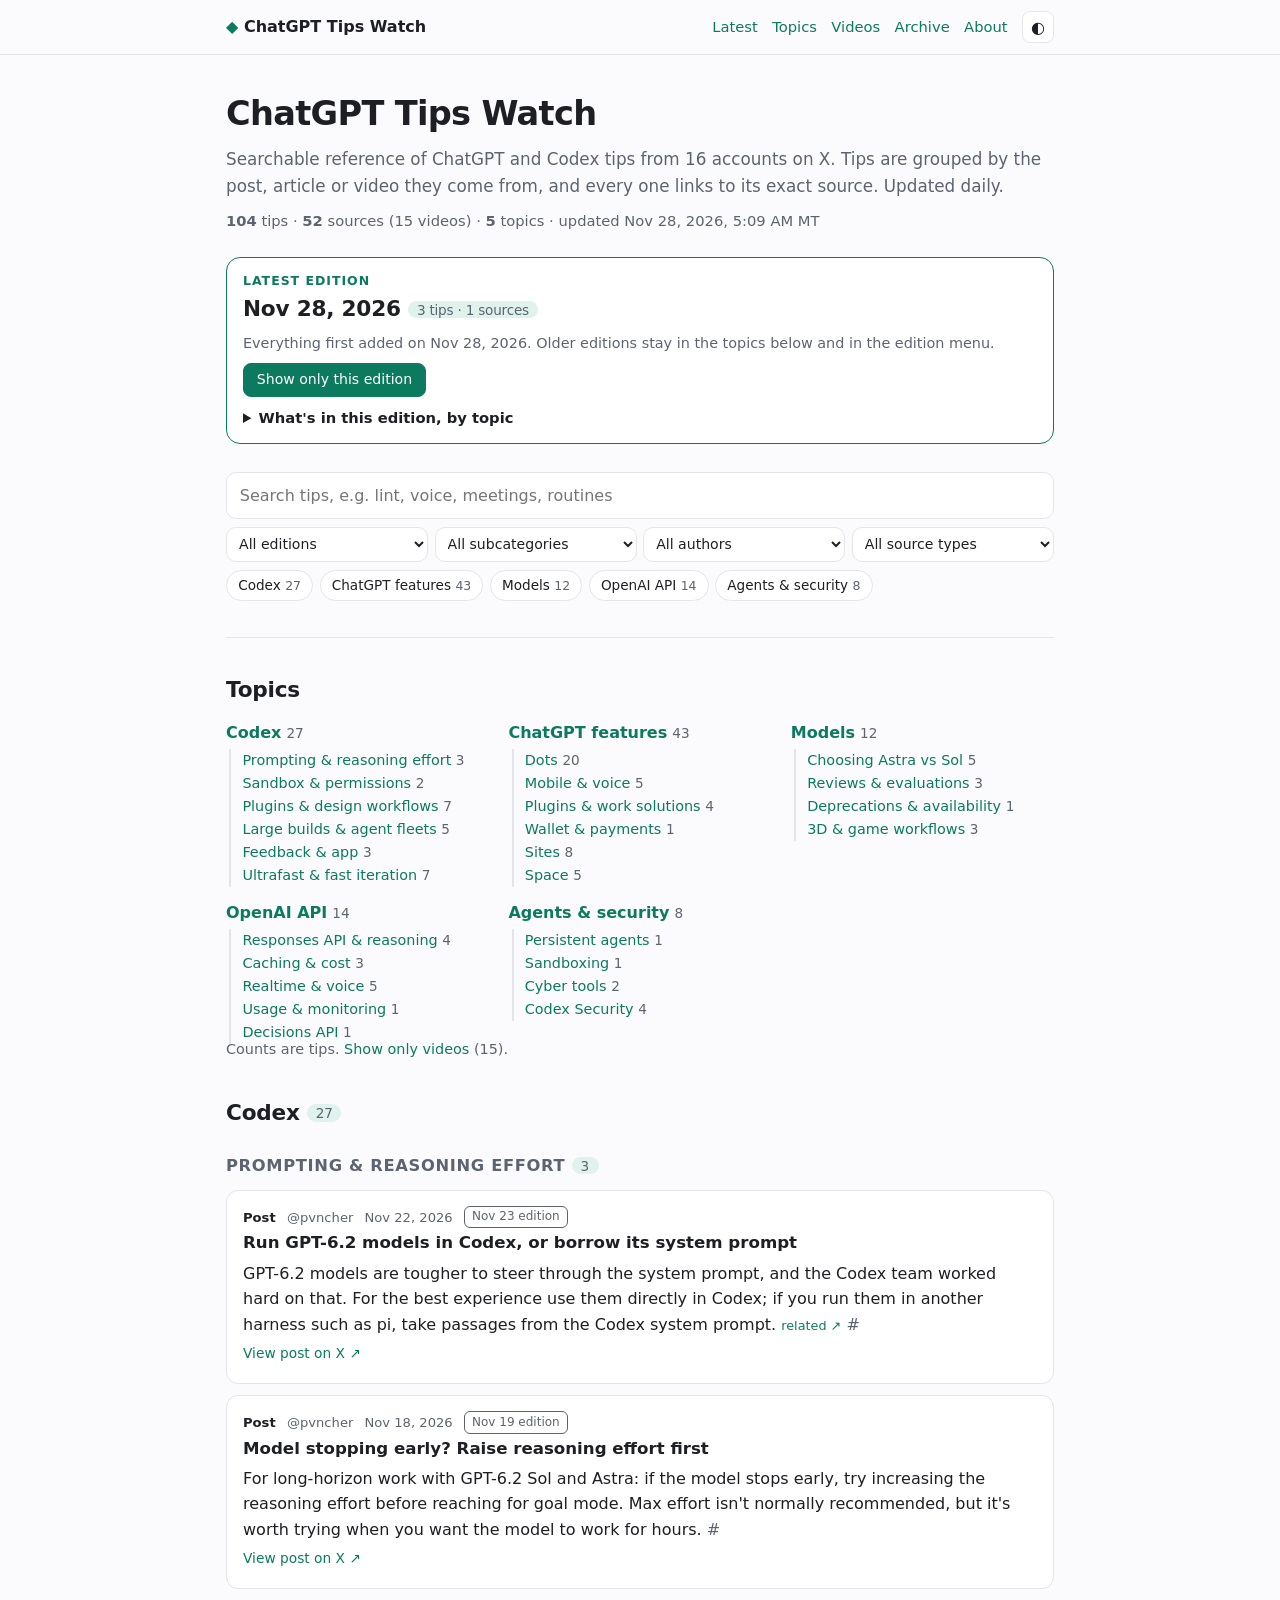
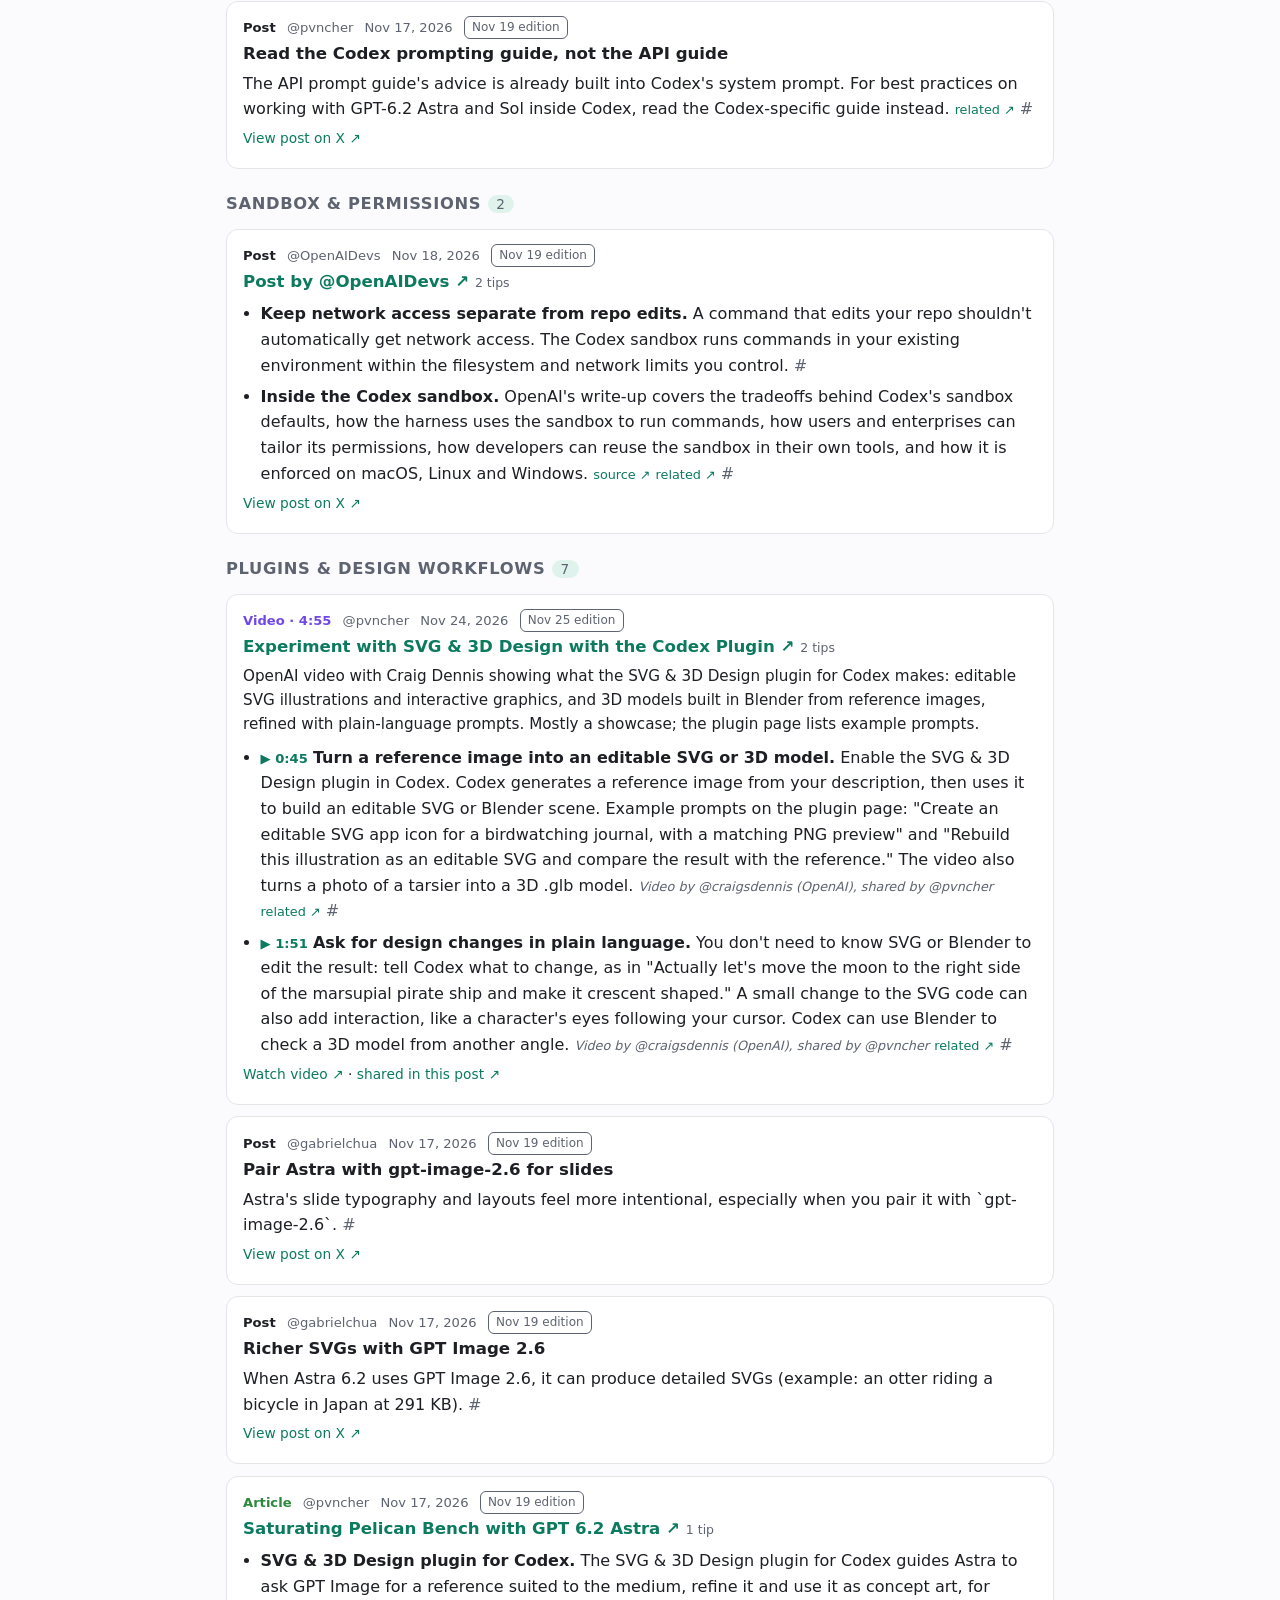
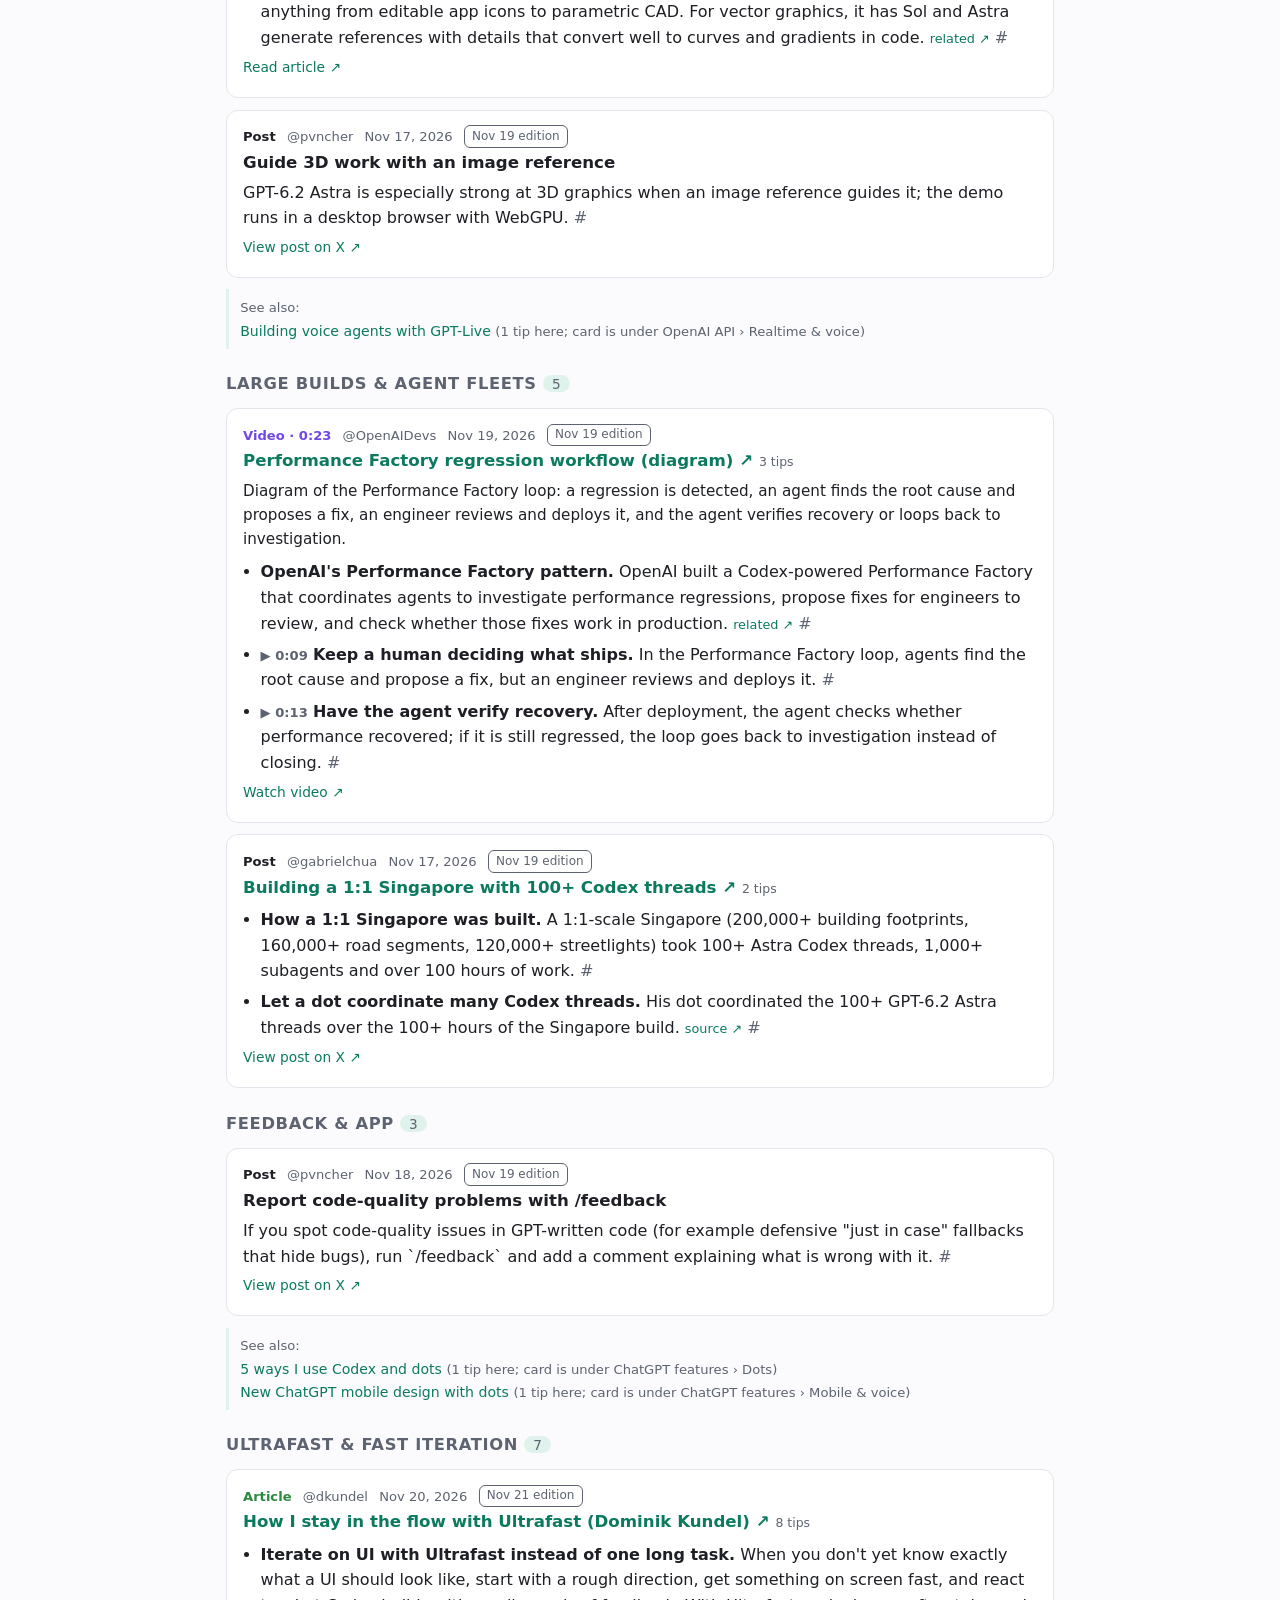
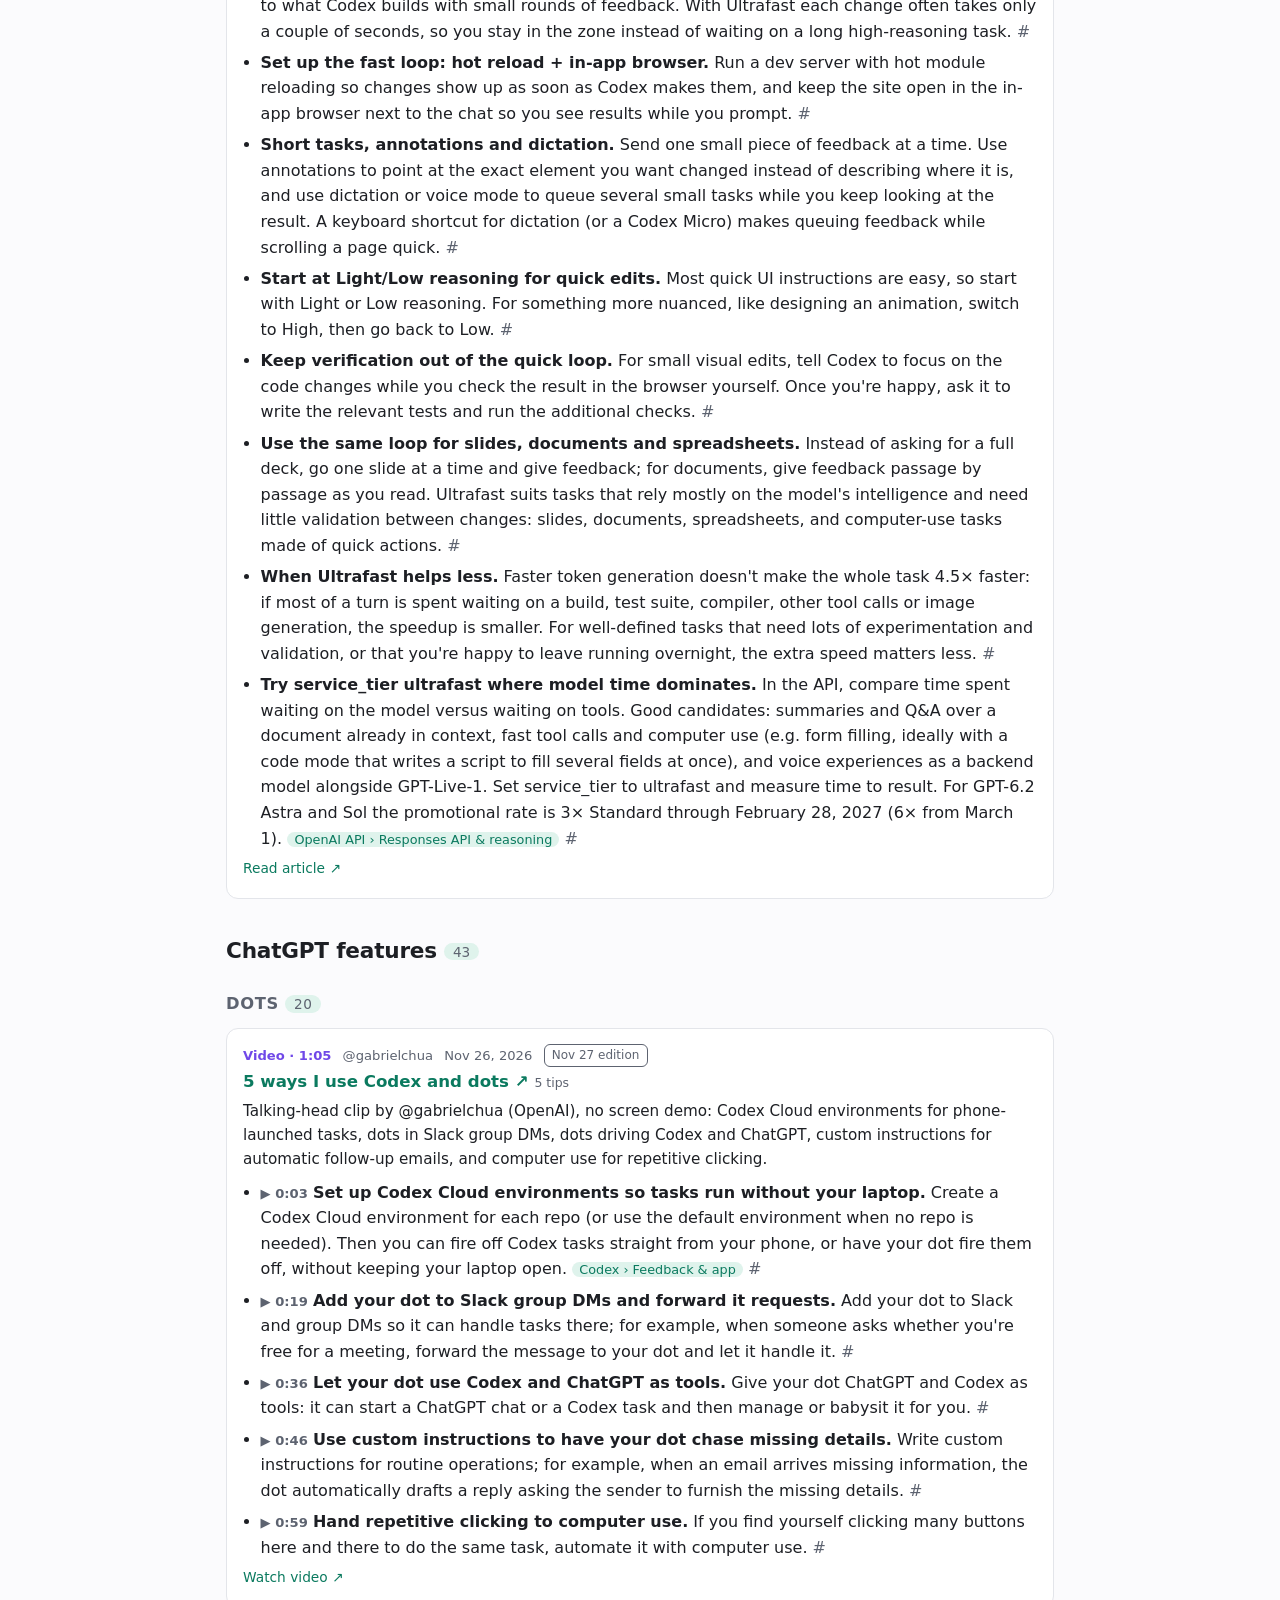
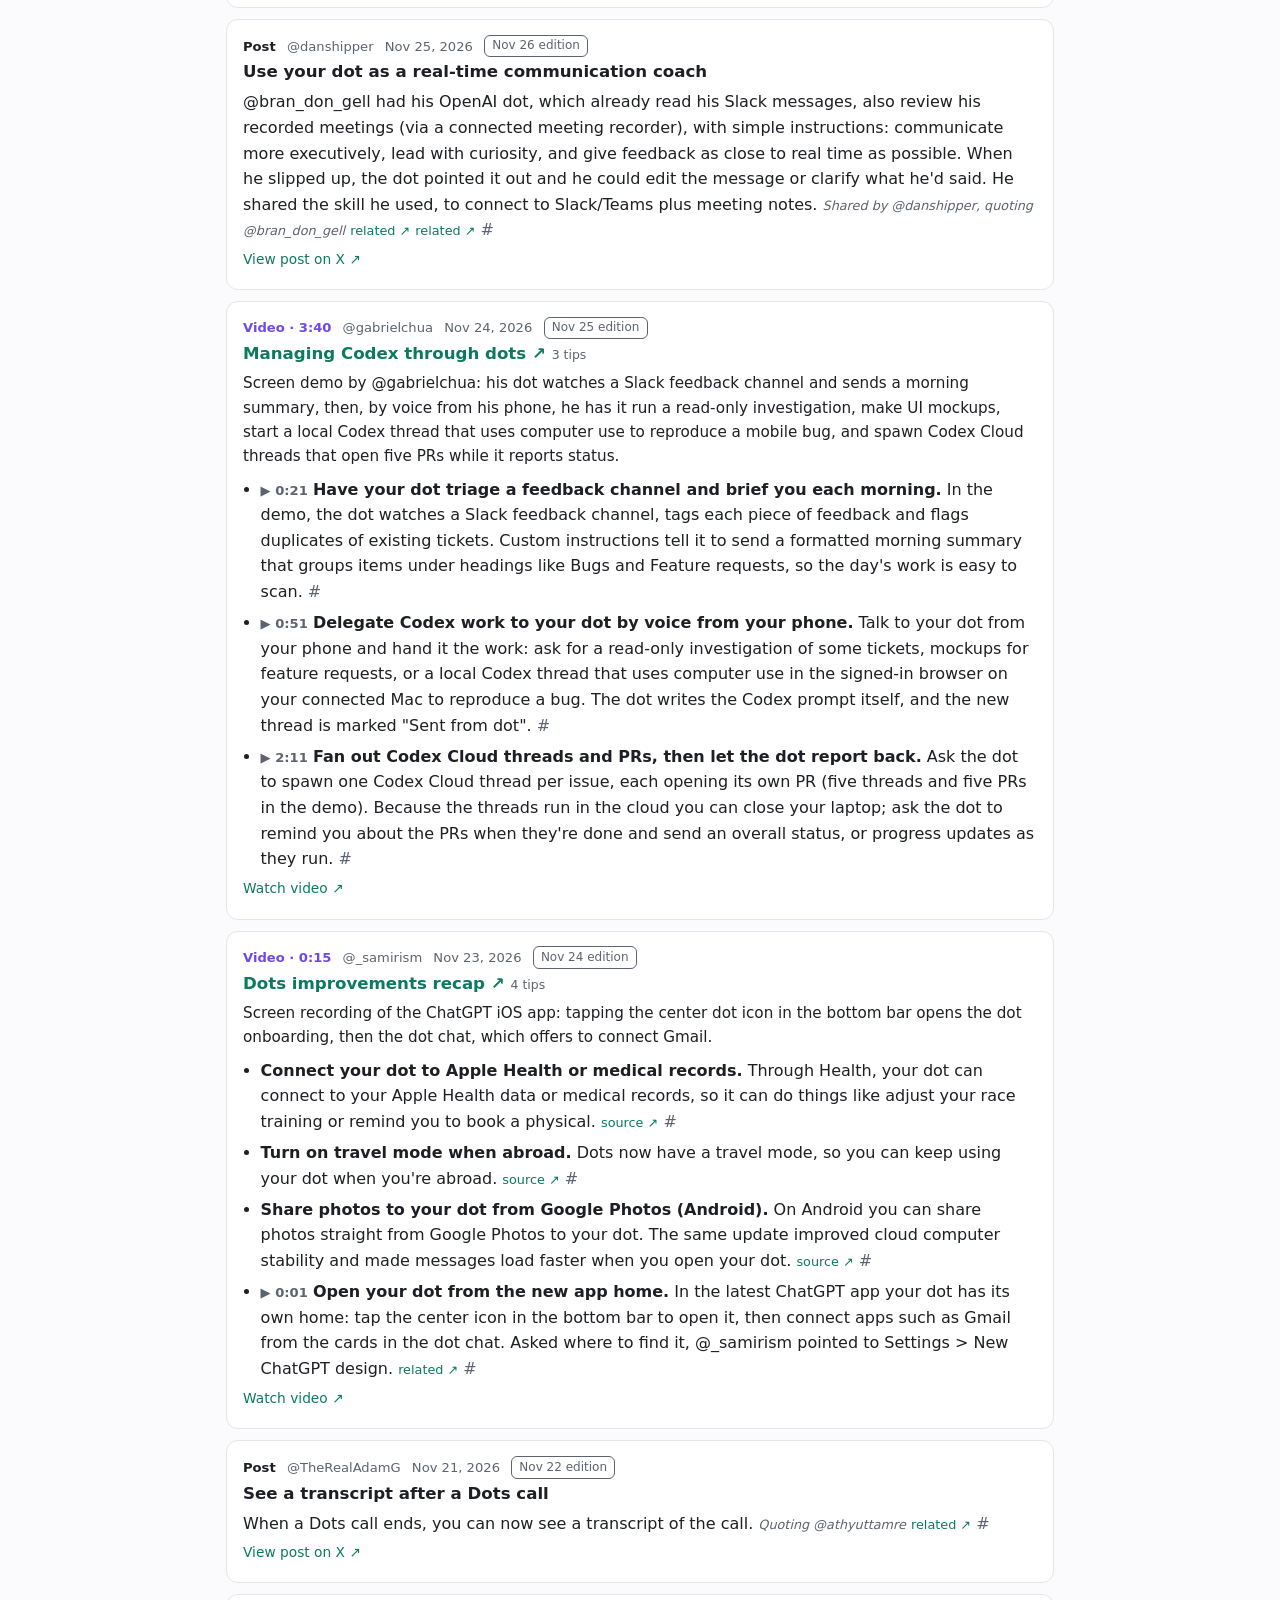
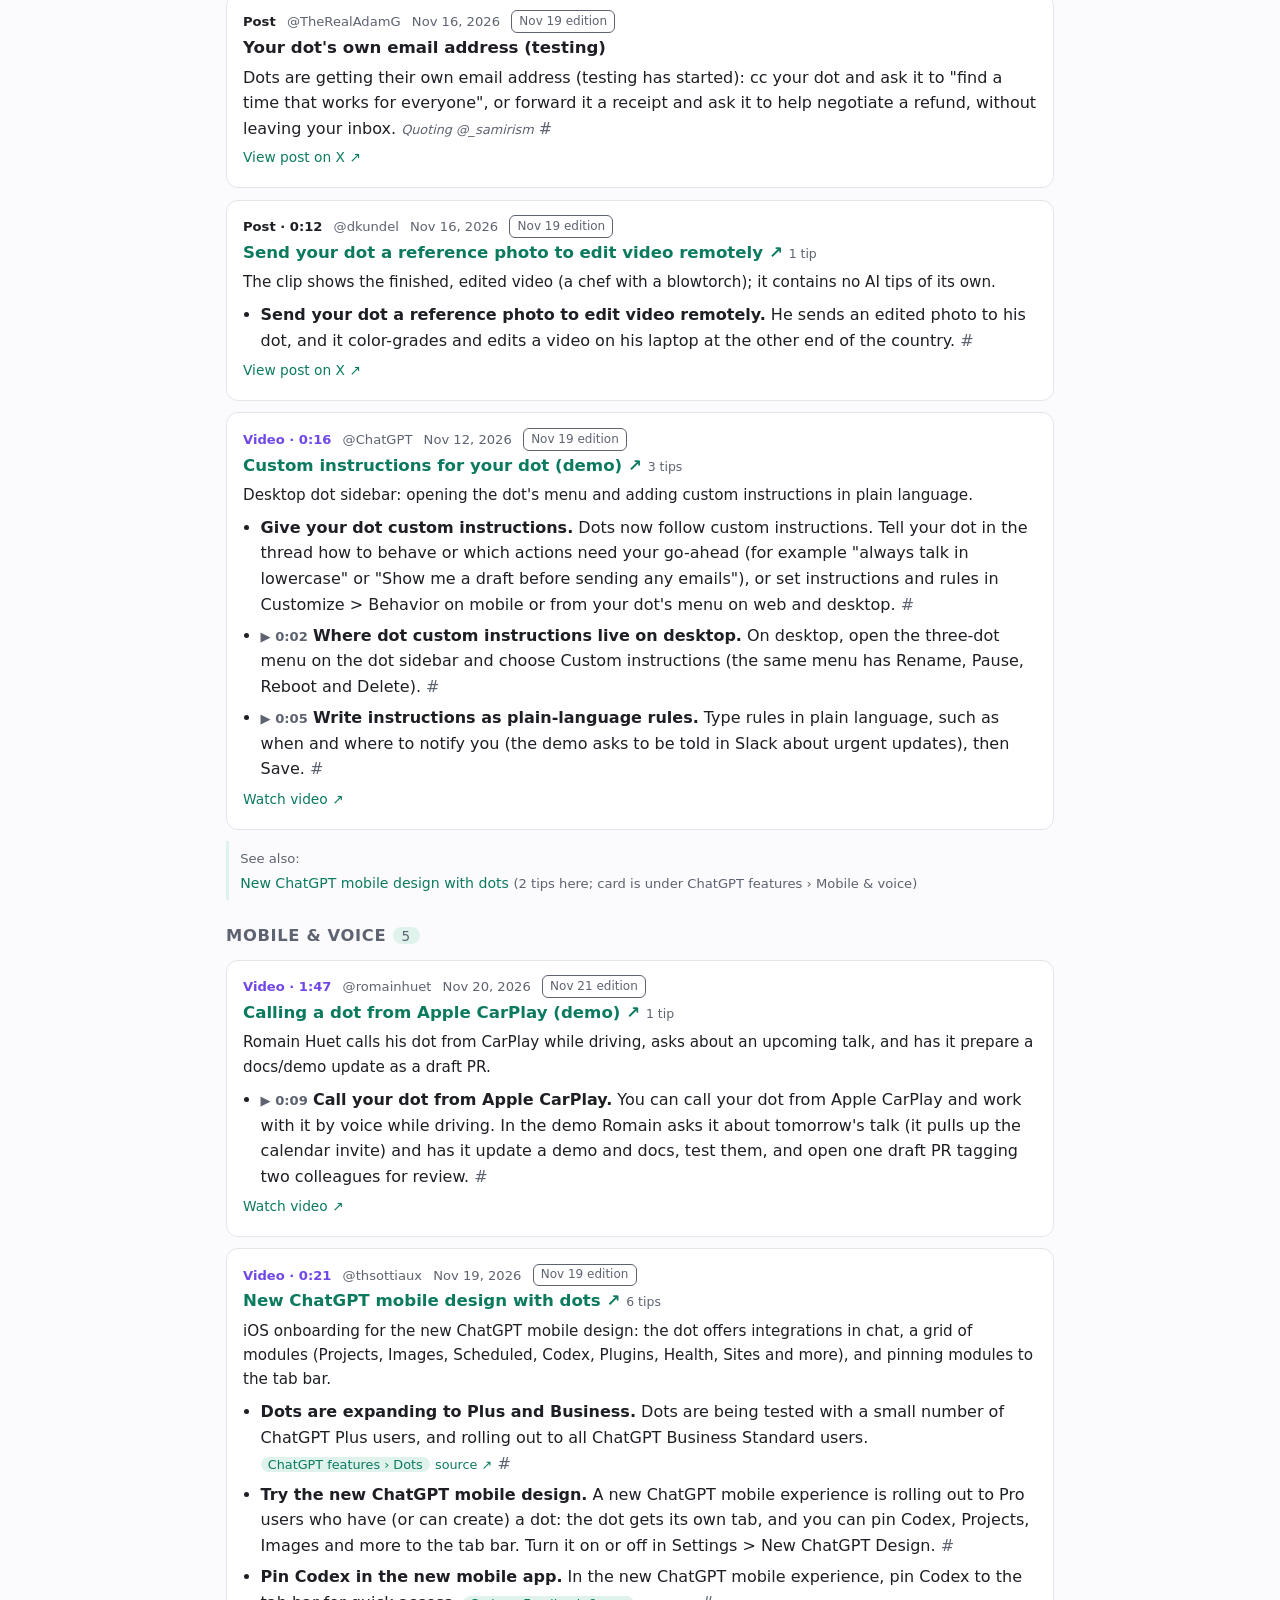
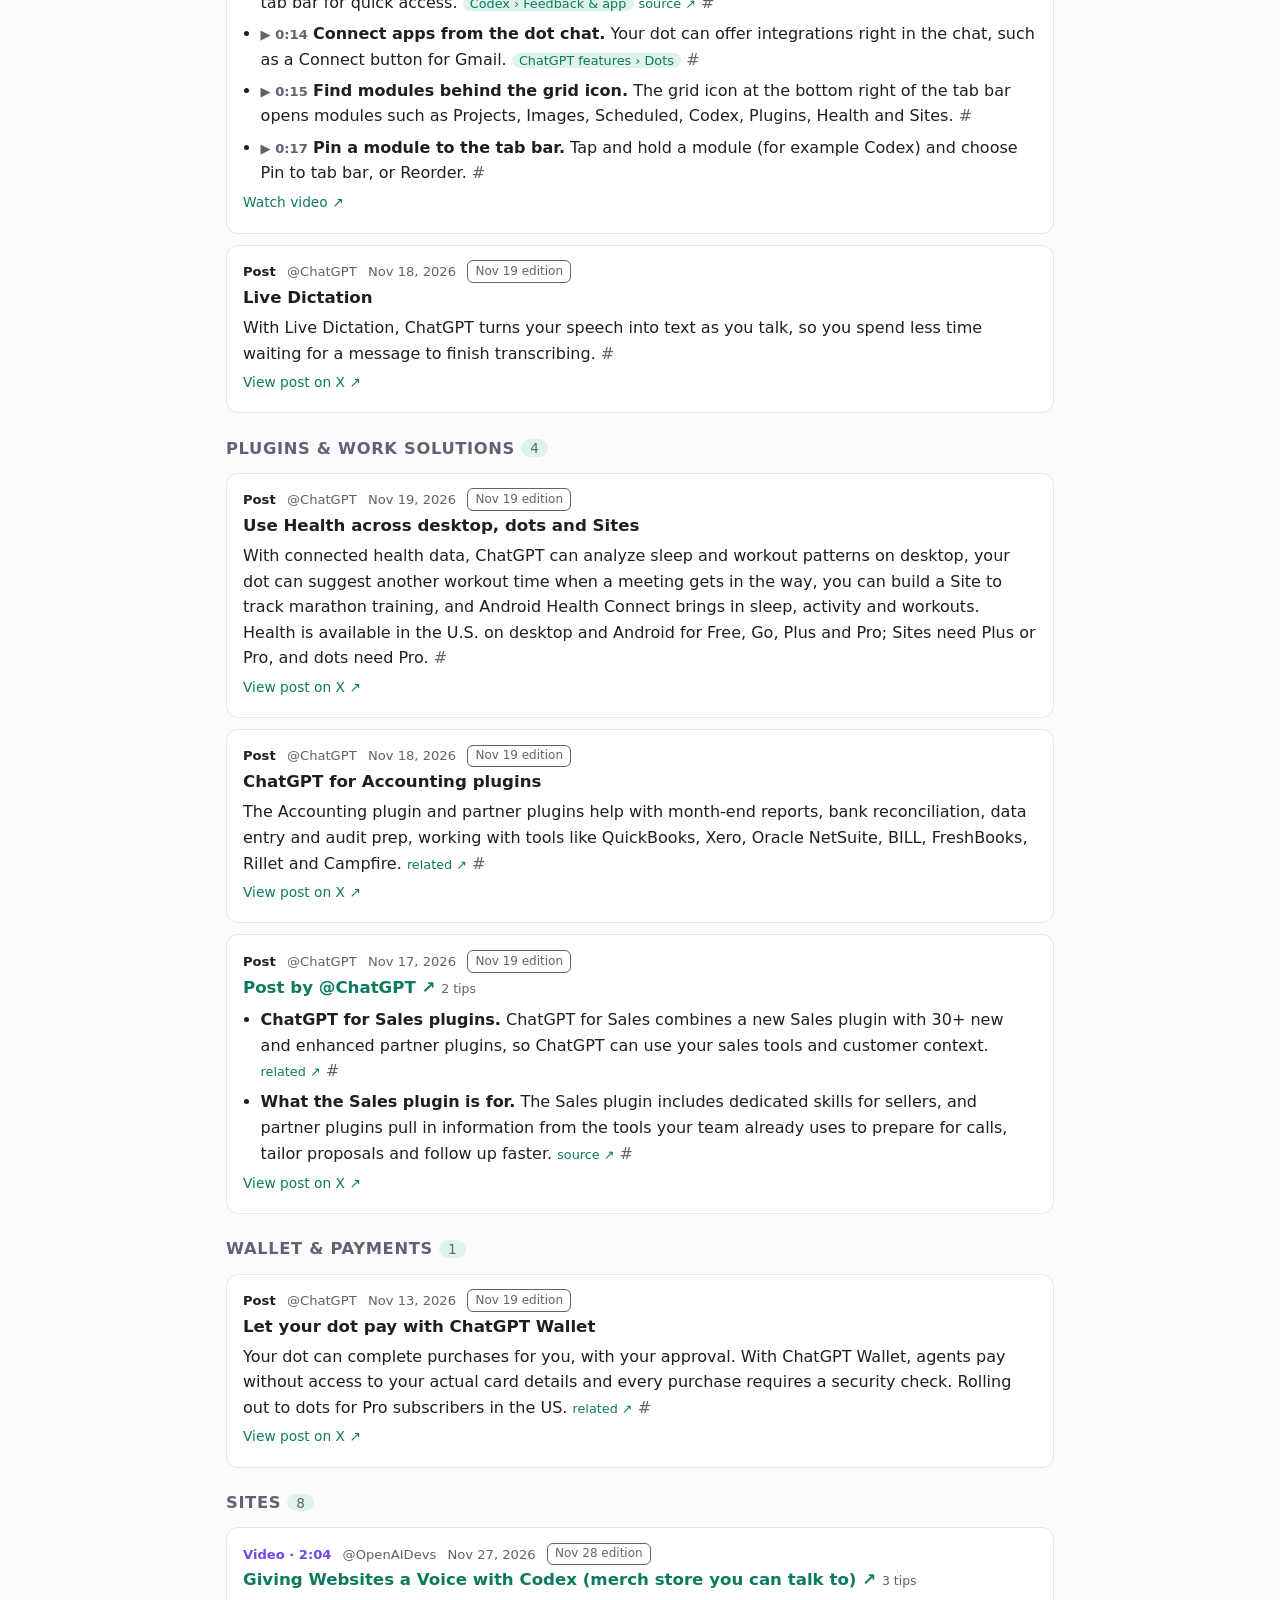
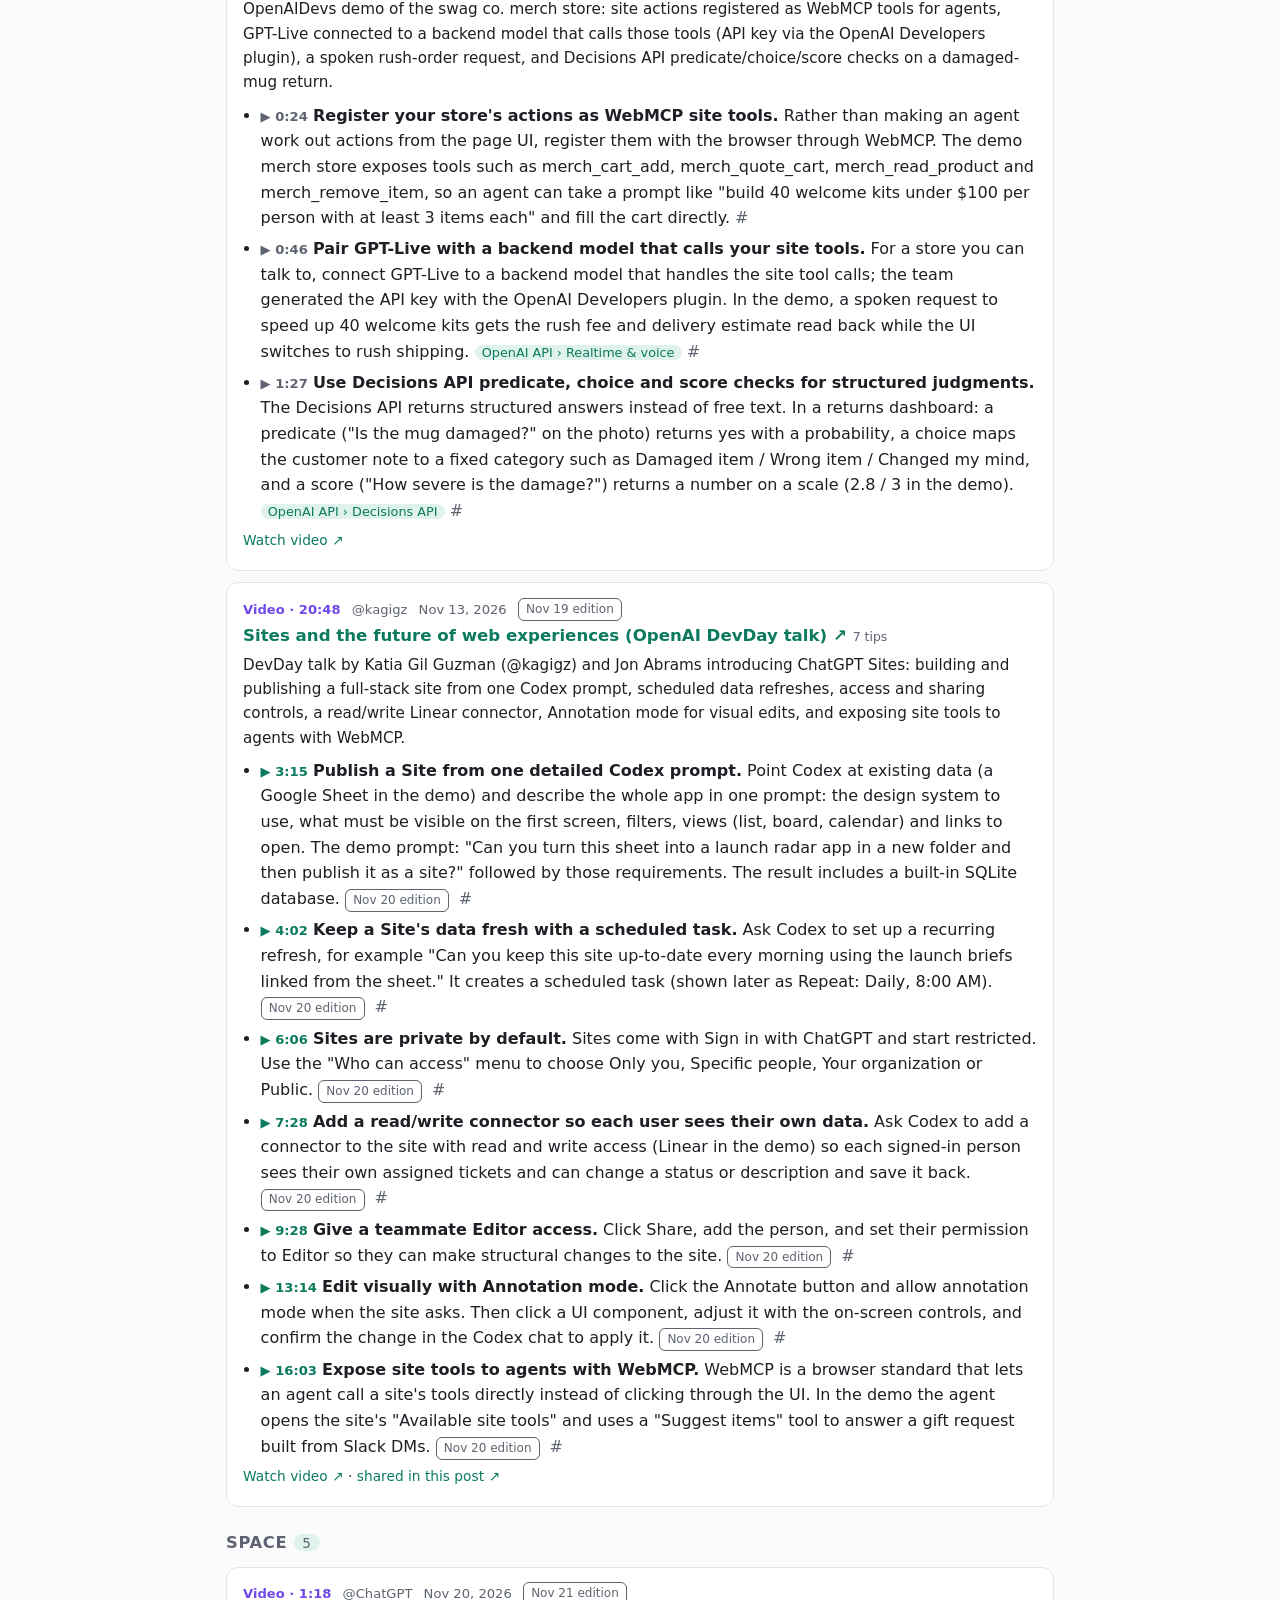
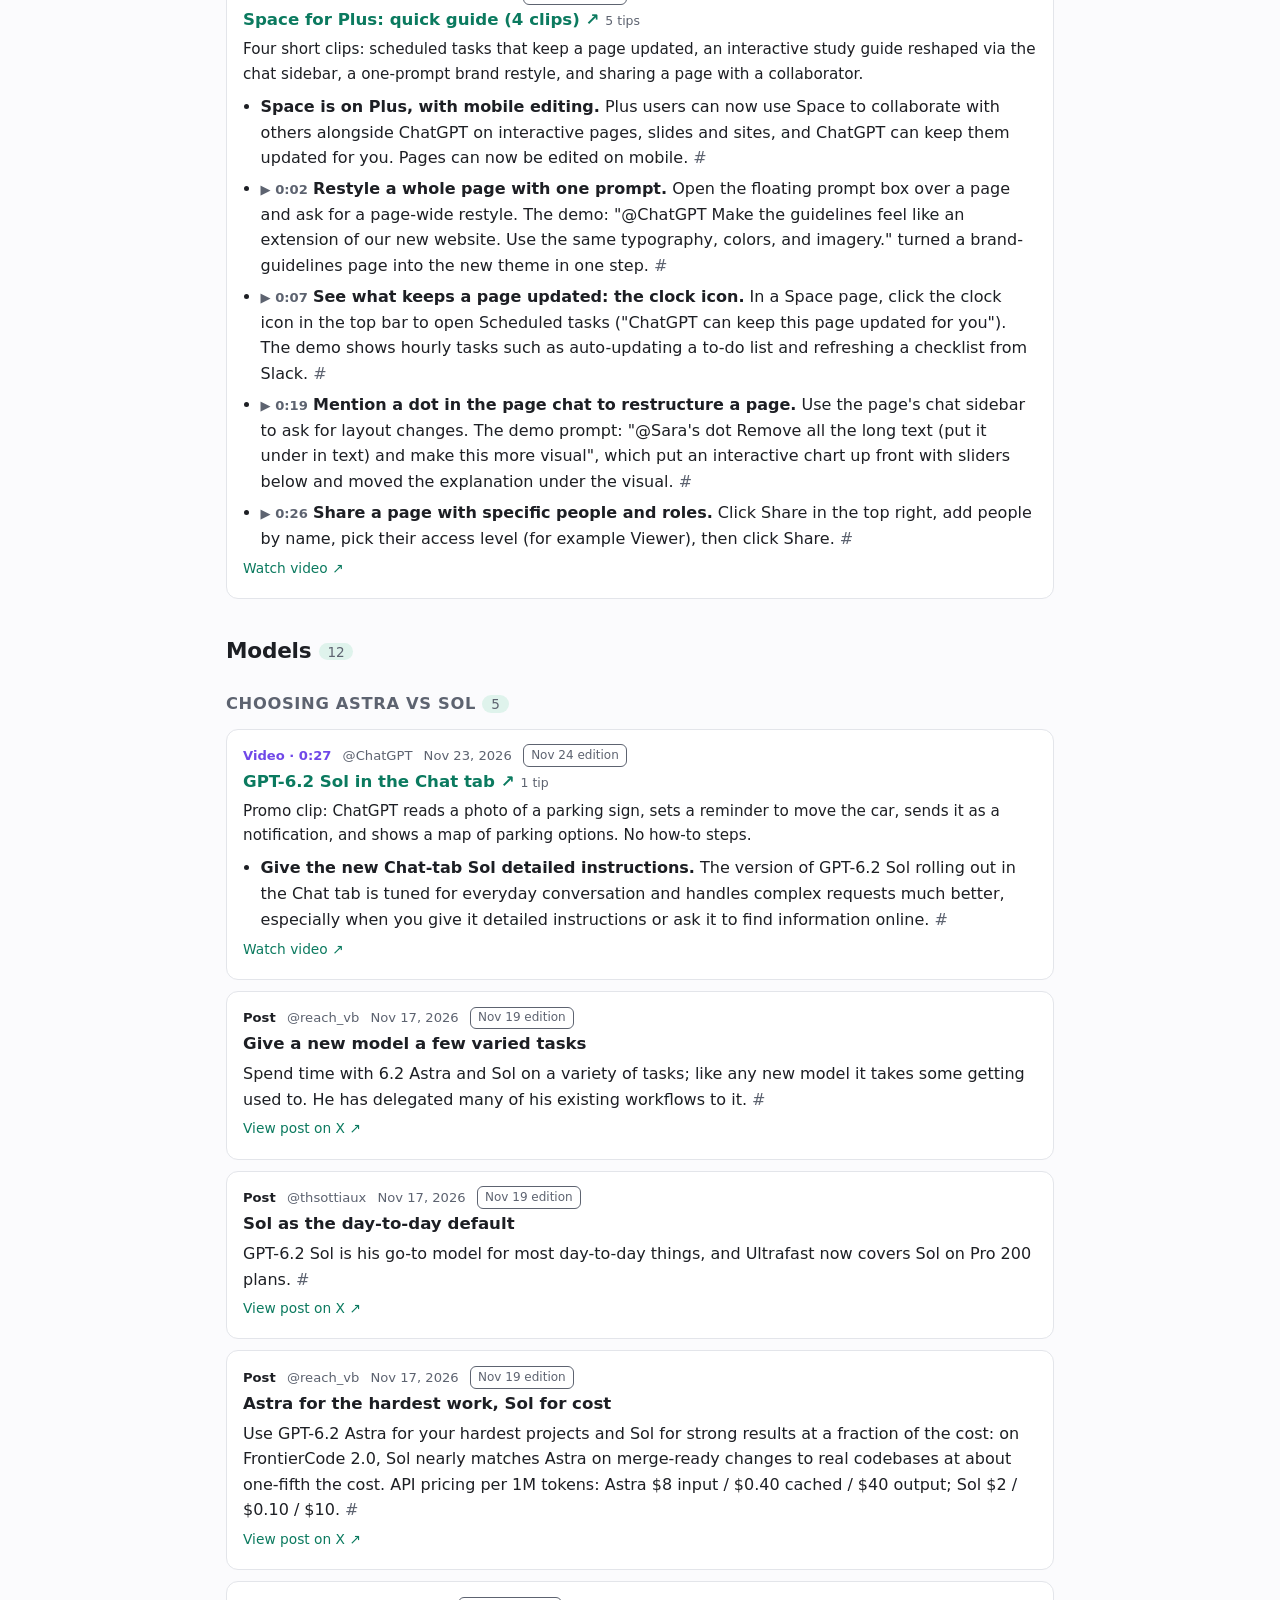
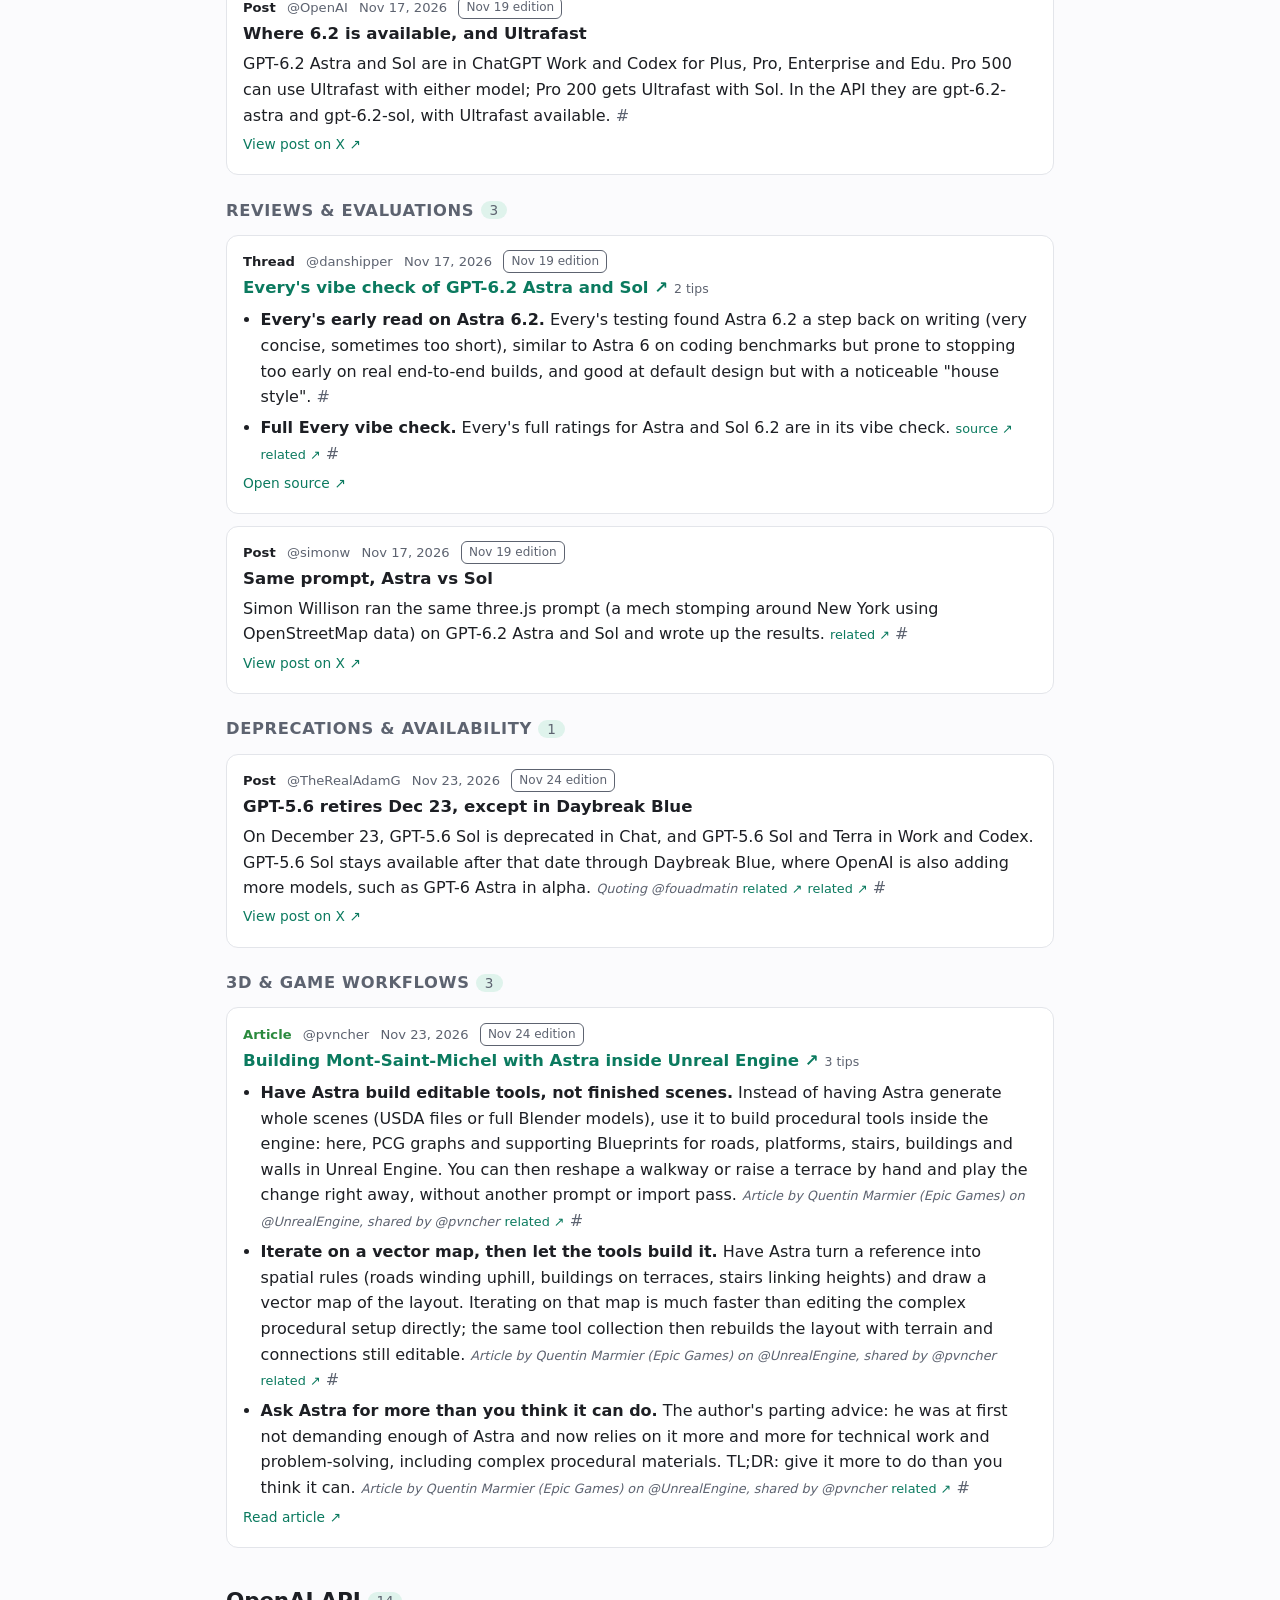
<file: index.html>
<!DOCTYPE html>
<html lang="en">
<head>
<meta charset="utf-8">
<meta name="viewport" content="width=device-width, initial-scale=1">
<title>ChatGPT Tips Watch: Searchable reference of ChatGPT and Codex tips from 16 accounts on X</title>
<meta name="description" content="104 tips from 52 sources across 5 topics on Codex, ChatGPT features, dots, OpenAI models and the OpenAI API, each linked to its source.">
<link rel="canonical" href="https://cfmayer.github.io/chatgpt-tips-watch/">
<meta name="color-scheme" content="light dark">
<script>(function(){var d=document.documentElement,t=null;try{t=localStorage.getItem('theme')}catch(e){}if(t!=='light'&&t!=='dark'){t=window.matchMedia&&matchMedia('(prefers-color-scheme: dark)').matches?'dark':'light'}d.setAttribute('data-theme',t)})();</script>
<link rel="icon" href="favicon.svg" type="image/svg+xml">
<link rel="alternate" type="application/atom+xml" title="ChatGPT Tips Watch (Atom feed)" href="https://cfmayer.github.io/chatgpt-tips-watch/feed.xml">
<link rel="stylesheet" href="assets/site.css?v=15bbc7c3">
<meta property="og:site_name" content="ChatGPT Tips Watch">
<meta property="og:title" content="ChatGPT Tips Watch: Searchable reference of ChatGPT and Codex tips from 16 accounts on X">
<meta property="og:description" content="104 tips from 52 sources across 5 topics on Codex, ChatGPT features, dots, OpenAI models and the OpenAI API, each linked to its source.">
<meta property="og:type" content="website">
<meta property="og:url" content="https://cfmayer.github.io/chatgpt-tips-watch/">
</head>
<body>
<a class="skip" href="#main">Skip to content</a>
<header class="top">
  <div class="wrap top-in">
    <a class="brand" href="./"><span class="logo" aria-hidden="true">◆</span> ChatGPT Tips Watch</a>
    <nav>
      <a href="./#latest">Latest</a>
      <a href="./#topics">Topics</a>
      <a href="./?type=video#topics">Videos</a>
      <a href="archive/">Archive</a>
      <a href="about/">About</a>
      <button class="theme" type="button" aria-label="Toggle dark mode" onclick="(function(d){var t=d.getAttribute('data-theme')==='dark'?'light':'dark';d.setAttribute('data-theme',t);try{localStorage.setItem('theme',t)}catch(e){}})(document.documentElement)">◐</button>
    </nav>
  </div>
</header>

<main id="main" class="wrap">
<section class="hero">
  <h1>ChatGPT Tips Watch</h1>
  <p class="lede">Searchable reference of ChatGPT and Codex tips from 16 accounts on X. Tips are grouped by the post, article or video they come from, and every one links to its exact source. Updated daily.</p>
  <p class="stats"><strong>104</strong> tips · <strong>52</strong> sources (15 videos) · <strong>5</strong> topics · updated Nov 28, 2026, 5:09 AM MT</p>
</section>
<section class="latest" id="latest" data-edition="2026-11-28">
  <p class="kicker">Latest edition</p>
  <h2>Nov 28, 2026 <span class="count">3 tips · 1 sources</span></h2>
  <p class="hint">Everything first added on Nov 28, 2026. Older editions stay in the topics below and in the edition menu.</p>
  <div class="latest-actions"><button type="button" class="btn" id="only-latest" data-edition="2026-11-28">Show only this edition</button></div>
  <details class="edindex"><summary>What's in this edition, by topic</summary><div class="eitopic"><h3>ChatGPT features</h3><div class="eisub"><h4>Sites</h4><ul><li><a href="#s-x-2126372238853112227">Giving Websites a Voice with Codex (merch store you can talk to)</a></li></ul></div></div><div class="eitopic"><h3>OpenAI API</h3><div class="eisub"><h4>Realtime &amp; voice</h4><ul><li><a href="#s-x-2126372238853112227">Giving Websites a Voice with Codex (merch store you can talk to)</a></li></ul></div><div class="eisub"><h4>Decisions API</h4><ul><li><a href="#s-x-2126372238853112227">Giving Websites a Voice with Codex (merch store you can talk to)</a></li></ul></div></div></details>
</section>
<div class="controls" role="search">
  <label class="sr" for="q">Search tips</label>
  <input id="q" type="search" placeholder="Search tips, e.g. lint, voice, meetings, routines" autocomplete="off">
  <div class="selects">
    <label class="sr" for="edition">Edition</label><select id="edition"><option value="">All editions</option><option value="2026-11-28">Nov 28, 2026 (latest) · 3 tips</option><option value="2026-11-27">Nov 27, 2026 · 9 tips</option><option value="2026-11-26">Nov 26, 2026 · 2 tips</option><option value="2026-11-25">Nov 25, 2026 · 9 tips</option><option value="2026-11-24">Nov 24, 2026 · 9 tips</option><option value="2026-11-23">Nov 23, 2026 · 1 tips</option><option value="2026-11-22">Nov 22, 2026 · 1 tips</option><option value="2026-11-21">Nov 21, 2026 · 15 tips</option><option value="2026-11-20">Nov 20, 2026 · 7 tips</option><option value="2026-11-19">Nov 19, 2026 · 48 tips</option></select>
    <label class="sr" for="subcat">Subcategory</label><select id="subcat"><option value="">All subcategories</option><optgroup label="Codex"><option value="Codex|Prompting &amp; reasoning effort">Prompting &amp; reasoning effort (3)</option><option value="Codex|Sandbox &amp; permissions">Sandbox &amp; permissions (2)</option><option value="Codex|Plugins &amp; design workflows">Plugins &amp; design workflows (7)</option><option value="Codex|Large builds &amp; agent fleets">Large builds &amp; agent fleets (5)</option><option value="Codex|Feedback &amp; app">Feedback &amp; app (3)</option><option value="Codex|Ultrafast &amp; fast iteration">Ultrafast &amp; fast iteration (7)</option></optgroup><optgroup label="ChatGPT features"><option value="ChatGPT features|Dots">Dots (20)</option><option value="ChatGPT features|Mobile &amp; voice">Mobile &amp; voice (5)</option><option value="ChatGPT features|Plugins &amp; work solutions">Plugins &amp; work solutions (4)</option><option value="ChatGPT features|Wallet &amp; payments">Wallet &amp; payments (1)</option><option value="ChatGPT features|Sites">Sites (8)</option><option value="ChatGPT features|Space">Space (5)</option></optgroup><optgroup label="Models"><option value="Models|Choosing Astra vs Sol">Choosing Astra vs Sol (5)</option><option value="Models|Reviews &amp; evaluations">Reviews &amp; evaluations (3)</option><option value="Models|Deprecations &amp; availability">Deprecations &amp; availability (1)</option><option value="Models|3D &amp; game workflows">3D &amp; game workflows (3)</option></optgroup><optgroup label="OpenAI API"><option value="OpenAI API|Responses API &amp; reasoning">Responses API &amp; reasoning (4)</option><option value="OpenAI API|Caching &amp; cost">Caching &amp; cost (3)</option><option value="OpenAI API|Realtime &amp; voice">Realtime &amp; voice (5)</option><option value="OpenAI API|Usage &amp; monitoring">Usage &amp; monitoring (1)</option><option value="OpenAI API|Decisions API">Decisions API (1)</option></optgroup><optgroup label="Agents &amp; security"><option value="Agents &amp; security|Persistent agents">Persistent agents (1)</option><option value="Agents &amp; security|Sandboxing">Sandboxing (1)</option><option value="Agents &amp; security|Cyber tools">Cyber tools (2)</option><option value="Agents &amp; security|Codex Security">Codex Security (4)</option></optgroup></select>
    <label class="sr" for="author">Author</label><select id="author"><option value="">All authors</option><option value="_samirism">@_samirism</option><option value="ChatGPT">@ChatGPT</option><option value="danshipper">@danshipper</option><option value="dkundel">@dkundel</option><option value="gabrielchua">@gabrielchua</option><option value="kagigz">@kagigz</option><option value="kevins8">@kevins8</option><option value="OpenAI">@OpenAI</option><option value="OpenAIDevs">@OpenAIDevs</option><option value="pvncher">@pvncher</option><option value="reach_vb">@reach_vb</option><option value="romainhuet">@romainhuet</option><option value="simonw">@simonw</option><option value="steipete">@steipete</option><option value="TheRealAdamG">@TheRealAdamG</option><option value="thsottiaux">@thsottiaux</option></select>
    <label class="sr" for="type">Source type</label><select id="type"><option value="">All source types</option><option value="post">Posts (32)</option><option value="article">Articles (4)</option><option value="video">Videos (15)</option><option value="thread">Threads (1)</option></select>
  </div>
  <div class="chips" aria-label="Filter by topic"><button type="button" class="chip" data-topic="Codex" aria-pressed="false">Codex <span>27</span></button><button type="button" class="chip" data-topic="ChatGPT features" aria-pressed="false">ChatGPT features <span>43</span></button><button type="button" class="chip" data-topic="Models" aria-pressed="false">Models <span>12</span></button><button type="button" class="chip" data-topic="OpenAI API" aria-pressed="false">OpenAI API <span>14</span></button><button type="button" class="chip" data-topic="Agents &amp; security" aria-pressed="false">Agents &amp; security <span>8</span></button></div>
  <p id="status" class="status" aria-live="polite"></p>
</div>
<nav class="toc" id="topics" aria-label="Topics"><h2>Topics</h2><ul class="tocl"><li><a class="tt" href="#t-codex">Codex</a> <span>27</span><ul><li><a href="#sc-codex-prompting-reasoning-effort">Prompting &amp; reasoning effort</a> <span>3</span></li><li><a href="#sc-codex-sandbox-permissions">Sandbox &amp; permissions</a> <span>2</span></li><li><a href="#sc-codex-plugins-design-workflows">Plugins &amp; design workflows</a> <span>7</span></li><li><a href="#sc-codex-large-builds-agent-fleets">Large builds &amp; agent fleets</a> <span>5</span></li><li><a href="#sc-codex-feedback-app">Feedback &amp; app</a> <span>3</span></li><li><a href="#sc-codex-ultrafast-fast-iteration">Ultrafast &amp; fast iteration</a> <span>7</span></li></ul></li><li><a class="tt" href="#t-chatgpt-features">ChatGPT features</a> <span>43</span><ul><li><a href="#sc-chatgpt-features-dots">Dots</a> <span>20</span></li><li><a href="#sc-chatgpt-features-mobile-voice">Mobile &amp; voice</a> <span>5</span></li><li><a href="#sc-chatgpt-features-plugins-work-solutions">Plugins &amp; work solutions</a> <span>4</span></li><li><a href="#sc-chatgpt-features-wallet-payments">Wallet &amp; payments</a> <span>1</span></li><li><a href="#sc-chatgpt-features-sites">Sites</a> <span>8</span></li><li><a href="#sc-chatgpt-features-space">Space</a> <span>5</span></li></ul></li><li><a class="tt" href="#t-models">Models</a> <span>12</span><ul><li><a href="#sc-models-choosing-astra-vs-sol">Choosing Astra vs Sol</a> <span>5</span></li><li><a href="#sc-models-reviews-evaluations">Reviews &amp; evaluations</a> <span>3</span></li><li><a href="#sc-models-deprecations-availability">Deprecations &amp; availability</a> <span>1</span></li><li><a href="#sc-models-3d-game-workflows">3D &amp; game workflows</a> <span>3</span></li></ul></li><li><a class="tt" href="#t-openai-api">OpenAI API</a> <span>14</span><ul><li><a href="#sc-openai-api-responses-api-reasoning">Responses API &amp; reasoning</a> <span>4</span></li><li><a href="#sc-openai-api-caching-cost">Caching &amp; cost</a> <span>3</span></li><li><a href="#sc-openai-api-realtime-voice">Realtime &amp; voice</a> <span>5</span></li><li><a href="#sc-openai-api-usage-monitoring">Usage &amp; monitoring</a> <span>1</span></li><li><a href="#sc-openai-api-decisions-api">Decisions API</a> <span>1</span></li></ul></li><li><a class="tt" href="#t-agents-security">Agents &amp; security</a> <span>8</span><ul><li><a href="#sc-agents-security-persistent-agents">Persistent agents</a> <span>1</span></li><li><a href="#sc-agents-security-sandboxing">Sandboxing</a> <span>1</span></li><li><a href="#sc-agents-security-cyber-tools">Cyber tools</a> <span>2</span></li><li><a href="#sc-agents-security-codex-security">Codex Security</a> <span>4</span></li></ul></li></ul>
<p class="hint">Counts are tips. <a href="?type=video#topics">Show only videos</a> (15).</p></nav>
<div id="browse">
<section class="topic" id="t-codex" data-topic="Codex"><h2>Codex <span class="count">27</span></h2>
<section class="subcat" id="sc-codex-prompting-reasoning-effort" data-subcat="Codex|Prompting &amp; reasoning effort"><h3 class="sch">Prompting &amp; reasoning effort <span class="count">3</span></h3>
<article id="s-x-2124488871887134835" class="card compact" data-type="post" data-author="pvncher" data-edition="2026-11-23" data-topic="Codex" data-subcat="Codex|Prompting &amp; reasoning effort" data-head="run gpt-6.2 models in codex, or borrow its system prompt pvncher  post codex prompting &amp; reasoning effort" data-n="1">
<div class="meta"><span class="type post">Post</span> <span>@pvncher</span> <time datetime="2026-11-22">Nov 22, 2026</time> <span class="badge ed" title="Edition that first added this">Nov 23 edition</span></div>
<h3>Run GPT-6.2 models in Codex, or borrow its system prompt</h3>
<p class="t one" id="x-2124488871887134835" data-topic="Codex" data-subcat="Codex|Prompting &amp; reasoning effort" data-edition="2026-11-23" data-author="pvncher" data-search="run gpt-6.2 models in codex, or borrow its system prompt gpt-6.2 models are tougher to steer through the system prompt, and the codex team worked hard on that. for the best experience use them directly in codex; if you run them in another harness such as pi, take passages from the codex system prompt. pvncher codex prompting &amp; reasoning effort gpt-6.2 system prompt harness pi ">GPT-6.2 models are tougher to steer through the system prompt, and the Codex team worked hard on that. For the best experience use them directly in Codex; if you run them in another harness such as pi, take passages from the Codex system prompt. <a class="tsrc" href="https://x.com/pvncher/status/2124487842852131199" target="_blank" rel="noopener">related ↗</a> <a class="perma" href="#x-2124488871887134835" aria-label="Link to this tip">#</a></p>
<p class="src"><a href="https://x.com/pvncher/status/2124488871887134835" target="_blank" rel="noopener">View post on X ↗</a></p>
</article>
<article id="s-x-2123041809605775381" class="card compact" data-type="post" data-author="pvncher" data-edition="2026-11-19" data-topic="Codex" data-subcat="Codex|Prompting &amp; reasoning effort" data-head="model stopping early? raise reasoning effort first pvncher  post codex prompting &amp; reasoning effort" data-n="1">
<div class="meta"><span class="type post">Post</span> <span>@pvncher</span> <time datetime="2026-11-18">Nov 18, 2026</time> <span class="badge ed" title="Edition that first added this">Nov 19 edition</span></div>
<h3>Model stopping early? Raise reasoning effort first</h3>
<p class="t one" id="x-2123041809605775381" data-topic="Codex" data-subcat="Codex|Prompting &amp; reasoning effort" data-edition="2026-11-19" data-author="pvncher" data-search="model stopping early? raise reasoning effort first for long-horizon work with gpt-6.2 sol and astra: if the model stops early, try increasing the reasoning effort before reaching for goal mode. max effort isn&#x27;t normally recommended, but it&#x27;s worth trying when you want the model to work for hours. pvncher codex prompting &amp; reasoning effort reasoning effort long-running ">For long-horizon work with GPT-6.2 Sol and Astra: if the model stops early, try increasing the reasoning effort before reaching for goal mode. Max effort isn&#x27;t normally recommended, but it&#x27;s worth trying when you want the model to work for hours. <a class="perma" href="#x-2123041809605775381" aria-label="Link to this tip">#</a></p>
<p class="src"><a href="https://x.com/pvncher/status/2123041809605775381" target="_blank" rel="noopener">View post on X ↗</a></p>
</article>
<article id="s-x-2122858340308996430" class="card compact" data-type="post" data-author="pvncher" data-edition="2026-11-19" data-topic="Codex" data-subcat="Codex|Prompting &amp; reasoning effort" data-head="read the codex prompting guide, not the api guide pvncher  post codex prompting &amp; reasoning effort" data-n="1">
<div class="meta"><span class="type post">Post</span> <span>@pvncher</span> <time datetime="2026-11-17">Nov 17, 2026</time> <span class="badge ed" title="Edition that first added this">Nov 19 edition</span></div>
<h3>Read the Codex prompting guide, not the API guide</h3>
<p class="t one" id="x-2122858340308996430" data-topic="Codex" data-subcat="Codex|Prompting &amp; reasoning effort" data-edition="2026-11-19" data-author="pvncher" data-search="read the codex prompting guide, not the api guide the api prompt guide&#x27;s advice is already built into codex&#x27;s system prompt. for best practices on working with gpt-6.2 astra and sol inside codex, read the codex-specific guide instead. pvncher codex prompting &amp; reasoning effort prompting ">The API prompt guide&#x27;s advice is already built into Codex&#x27;s system prompt. For best practices on working with GPT-6.2 Astra and Sol inside Codex, read the Codex-specific guide instead. <a class="tsrc" href="https://learn.chatgpt.com/guides/prompting-gpt-6-2-astra" target="_blank" rel="noopener">related ↗</a> <a class="perma" href="#x-2122858340308996430" aria-label="Link to this tip">#</a></p>
<p class="src"><a href="https://x.com/pvncher/status/2122858340308996430" target="_blank" rel="noopener">View post on X ↗</a></p>
</article>

</section>
<section class="subcat" id="sc-codex-sandbox-permissions" data-subcat="Codex|Sandbox &amp; permissions"><h3 class="sch">Sandbox &amp; permissions <span class="count">2</span></h3>
<article id="s-x-2123129469447880885" class="card" data-type="post" data-author="OpenAIDevs" data-edition="2026-11-19" data-topic="Codex" data-subcat="Codex|Sandbox &amp; permissions" data-head="post by @openaidevs openaidevs  post codex sandbox &amp; permissions" data-n="2">
<div class="meta"><span class="type post">Post</span> <span>@OpenAIDevs</span> <time datetime="2026-11-18">Nov 18, 2026</time> <span class="badge ed" title="Edition that first added this">Nov 19 edition</span></div>
<h3><a href="https://x.com/OpenAIDevs/status/2123129469447880885" target="_blank" rel="noopener">Post by @OpenAIDevs ↗</a> <span class="n">2 tips</span></h3>

<ul class="tips">
<li class="t" id="x-2123129469447880885" data-topic="Codex" data-subcat="Codex|Sandbox &amp; permissions" data-edition="2026-11-19" data-author="OpenAIDevs" data-search="keep network access separate from repo edits a command that edits your repo shouldn&#x27;t automatically get network access. the codex sandbox runs commands in your existing environment within the filesystem and network limits you control. openaidevs codex sandbox &amp; permissions sandbox "><strong>Keep network access separate from repo edits.</strong> A command that edits your repo shouldn&#x27;t automatically get network access. The Codex sandbox runs commands in your existing environment within the filesystem and network limits you control. <a class="perma" href="#x-2123129469447880885" aria-label="Link to this tip">#</a></li>
<li class="t" id="x-2123283237921345602" data-topic="Codex" data-subcat="Codex|Sandbox &amp; permissions" data-edition="2026-11-19" data-author="TheRealAdamG" data-search="inside the codex sandbox openai&#x27;s write-up covers the tradeoffs behind codex&#x27;s sandbox defaults, how the harness uses the sandbox to run commands, how users and enterprises can tailor its permissions, how developers can reuse the sandbox in their own tools, and how it is enforced on macos, linux and windows. therealadamg codex sandbox &amp; permissions sandbox "><strong>Inside the Codex sandbox.</strong> OpenAI&#x27;s write-up covers the tradeoffs behind Codex&#x27;s sandbox defaults, how the harness uses the sandbox to run commands, how users and enterprises can tailor its permissions, how developers can reuse the sandbox in their own tools, and how it is enforced on macOS, Linux and Windows. <a class="tsrc" href="https://x.com/TheRealAdamG/status/2123283237921345602" target="_blank" rel="noopener">source ↗</a> <a class="tsrc" href="https://openai.com/index/inside-the-codex-sandbox/" target="_blank" rel="noopener">related ↗</a> <a class="perma" href="#x-2123283237921345602" aria-label="Link to this tip">#</a></li>
</ul>
<p class="src"><a href="https://x.com/OpenAIDevs/status/2123129469447880885" target="_blank" rel="noopener">View post on X ↗</a></p>
</article>

</section>
<section class="subcat" id="sc-codex-plugins-design-workflows" data-subcat="Codex|Plugins &amp; design workflows"><h3 class="sch">Plugins &amp; design workflows <span class="count">7</span></h3>
<article id="s-yt-1u0hTd86_HU" class="card" data-type="video" data-author="pvncher" data-edition="2026-11-25" data-topic="Codex" data-subcat="Codex|Plugins &amp; design workflows" data-head="experiment with svg &amp; 3d design with the codex plugin pvncher openai video with craig dennis showing what the svg &amp; 3d design plugin for codex makes: editable svg illustrations and interactive graphics, and 3d models built in blender from reference images, refined with plain-language prompts. mostly a showcase; the plugin page lists example prompts. video · 4:55 codex plugins &amp; design workflows" data-n="2">
<div class="meta"><span class="type video">Video · 4:55</span> <span>@pvncher</span> <time datetime="2026-11-24">Nov 24, 2026</time> <span class="badge ed" title="Edition that first added this">Nov 25 edition</span></div>
<h3><a href="https://www.youtube.com/watch?v=1u0hTd86_HU" target="_blank" rel="noopener">Experiment with SVG &amp; 3D Design with the Codex Plugin ↗</a> <span class="n">2 tips</span></h3>
<p class="sum">OpenAI video with Craig Dennis showing what the SVG &amp; 3D Design plugin for Codex makes: editable SVG illustrations and interactive graphics, and 3D models built in Blender from reference images, refined with plain-language prompts. Mostly a showcase; the plugin page lists example prompts.</p>
<ul class="tips">
<li class="t" id="yt-1u0hTd86_HU-45" data-topic="Codex" data-subcat="Codex|Plugins &amp; design workflows" data-edition="2026-11-25" data-author="pvncher" data-search="turn a reference image into an editable svg or 3d model enable the svg &amp; 3d design plugin in codex. codex generates a reference image from your description, then uses it to build an editable svg or blender scene. example prompts on the plugin page: &quot;create an editable svg app icon for a birdwatching journal, with a matching png preview&quot; and &quot;rebuild this illustration as an editable svg and compare the result with the reference.&quot; the video also turns a photo of a tarsier into a 3d .glb model. pvncher codex plugins &amp; design workflows codex plugin svg 3d blender video video by @craigsdennis (openai), shared by @pvncher"><a class="ts" href="https://www.youtube.com/watch?v=1u0hTd86_HU&amp;t=45s" target="_blank" rel="noopener" title="Watch from 0:45">▶ 0:45</a> <strong>Turn a reference image into an editable SVG or 3D model.</strong> Enable the SVG &amp; 3D Design plugin in Codex. Codex generates a reference image from your description, then uses it to build an editable SVG or Blender scene. Example prompts on the plugin page: &quot;Create an editable SVG app icon for a birdwatching journal, with a matching PNG preview&quot; and &quot;Rebuild this illustration as an editable SVG and compare the result with the reference.&quot; The video also turns a photo of a tarsier into a 3D .glb model. <span class="credit">Video by @craigsdennis (OpenAI), shared by @pvncher</span> <a class="tsrc" href="https://learn.chatgpt.com/guides/svg-3d-design" target="_blank" rel="noopener">related ↗</a> <a class="perma" href="#yt-1u0hTd86_HU-45" aria-label="Link to this tip">#</a></li>
<li class="t" id="yt-1u0hTd86_HU-111" data-topic="Codex" data-subcat="Codex|Plugins &amp; design workflows" data-edition="2026-11-25" data-author="pvncher" data-search="ask for design changes in plain language you don&#x27;t need to know svg or blender to edit the result: tell codex what to change, as in &quot;actually let&#x27;s move the moon to the right side of the marsupial pirate ship and make it crescent shaped.&quot; a small change to the svg code can also add interaction, like a character&#x27;s eyes following your cursor. codex can use blender to check a 3d model from another angle. pvncher codex plugins &amp; design workflows codex plugin svg 3d iteration video video by @craigsdennis (openai), shared by @pvncher"><a class="ts" href="https://www.youtube.com/watch?v=1u0hTd86_HU&amp;t=111s" target="_blank" rel="noopener" title="Watch from 1:51">▶ 1:51</a> <strong>Ask for design changes in plain language.</strong> You don&#x27;t need to know SVG or Blender to edit the result: tell Codex what to change, as in &quot;Actually let&#x27;s move the moon to the right side of the marsupial pirate ship and make it crescent shaped.&quot; A small change to the SVG code can also add interaction, like a character&#x27;s eyes following your cursor. Codex can use Blender to check a 3D model from another angle. <span class="credit">Video by @craigsdennis (OpenAI), shared by @pvncher</span> <a class="tsrc" href="https://learn.chatgpt.com/guides/svg-3d-design" target="_blank" rel="noopener">related ↗</a> <a class="perma" href="#yt-1u0hTd86_HU-111" aria-label="Link to this tip">#</a></li>
</ul>
<p class="src"><a href="https://www.youtube.com/watch?v=1u0hTd86_HU" target="_blank" rel="noopener">Watch video ↗</a> · <a href="https://x.com/pvncher/status/2125411720948760771" target="_blank" rel="noopener">shared in this post ↗</a></p>
</article>
<article id="s-x-2122932989336363397" class="card compact" data-type="post" data-author="gabrielchua" data-edition="2026-11-19" data-topic="Codex" data-subcat="Codex|Plugins &amp; design workflows" data-head="pair astra with gpt-image-2.6 for slides gabrielchua  post codex plugins &amp; design workflows" data-n="1">
<div class="meta"><span class="type post">Post</span> <span>@gabrielchua</span> <time datetime="2026-11-17">Nov 17, 2026</time> <span class="badge ed" title="Edition that first added this">Nov 19 edition</span></div>
<h3>Pair Astra with gpt-image-2.6 for slides</h3>
<p class="t one" id="x-2122932989336363397" data-topic="Codex" data-subcat="Codex|Plugins &amp; design workflows" data-edition="2026-11-19" data-author="gabrielchua" data-search="pair astra with gpt-image-2.6 for slides astra&#x27;s slide typography and layouts feel more intentional, especially when you pair it with `gpt-image-2.6`. gabrielchua codex plugins &amp; design workflows slides images ">Astra&#x27;s slide typography and layouts feel more intentional, especially when you pair it with `gpt-image-2.6`. <a class="perma" href="#x-2122932989336363397" aria-label="Link to this tip">#</a></p>
<p class="src"><a href="https://x.com/gabrielchua/status/2122932989336363397" target="_blank" rel="noopener">View post on X ↗</a></p>
</article>
<article id="s-x-2122858372588536241" class="card compact" data-type="post" data-author="gabrielchua" data-edition="2026-11-19" data-topic="Codex" data-subcat="Codex|Plugins &amp; design workflows" data-head="richer svgs with gpt image 2.6 gabrielchua  post codex plugins &amp; design workflows" data-n="1">
<div class="meta"><span class="type post">Post</span> <span>@gabrielchua</span> <time datetime="2026-11-17">Nov 17, 2026</time> <span class="badge ed" title="Edition that first added this">Nov 19 edition</span></div>
<h3>Richer SVGs with GPT Image 2.6</h3>
<p class="t one" id="x-2122858372588536241" data-topic="Codex" data-subcat="Codex|Plugins &amp; design workflows" data-edition="2026-11-19" data-author="gabrielchua" data-search="richer svgs with gpt image 2.6 when astra 6.2 uses gpt image 2.6, it can produce detailed svgs (example: an otter riding a bicycle in japan at 291 kb). gabrielchua codex plugins &amp; design workflows svg images ">When Astra 6.2 uses GPT Image 2.6, it can produce detailed SVGs (example: an otter riding a bicycle in Japan at 291 KB). <a class="perma" href="#x-2122858372588536241" aria-label="Link to this tip">#</a></p>
<p class="src"><a href="https://x.com/gabrielchua/status/2122858372588536241" target="_blank" rel="noopener">View post on X ↗</a></p>
</article>
<article id="s-x-2122775415999623663" class="card" data-type="article" data-author="pvncher" data-edition="2026-11-19" data-topic="Codex" data-subcat="Codex|Plugins &amp; design workflows" data-head="saturating pelican bench with gpt 6.2 astra pvncher  article codex plugins &amp; design workflows" data-n="1">
<div class="meta"><span class="type article">Article</span> <span>@pvncher</span> <time datetime="2026-11-17">Nov 17, 2026</time> <span class="badge ed" title="Edition that first added this">Nov 19 edition</span></div>
<h3><a href="https://x.com/pvncher/status/2122775415999623663" target="_blank" rel="noopener">Saturating Pelican Bench with GPT 6.2 Astra ↗</a> <span class="n">1 tip</span></h3>

<ul class="tips">
<li class="t" id="x-2122775415999623663" data-topic="Codex" data-subcat="Codex|Plugins &amp; design workflows" data-edition="2026-11-19" data-author="pvncher" data-search="svg &amp; 3d design plugin for codex the svg &amp; 3d design plugin for codex guides astra to ask gpt image for a reference suited to the medium, refine it and use it as concept art, for anything from editable app icons to parametric cad. for vector graphics, it has sol and astra generate references with details that convert well to curves and gradients in code. pvncher codex plugins &amp; design workflows plugins svg 3d "><strong>SVG &amp; 3D Design plugin for Codex.</strong> The SVG &amp; 3D Design plugin for Codex guides Astra to ask GPT Image for a reference suited to the medium, refine it and use it as concept art, for anything from editable app icons to parametric CAD. For vector graphics, it has Sol and Astra generate references with details that convert well to curves and gradients in code. <a class="tsrc" href="https://learn.chatgpt.com/guides/svg-3d-design" target="_blank" rel="noopener">related ↗</a> <a class="perma" href="#x-2122775415999623663" aria-label="Link to this tip">#</a></li>
</ul>
<p class="src"><a href="https://x.com/pvncher/status/2122775415999623663" target="_blank" rel="noopener">Read article ↗</a></p>
</article>
<article id="s-x-2122755434758967623" class="card compact" data-type="post" data-author="pvncher" data-edition="2026-11-19" data-topic="Codex" data-subcat="Codex|Plugins &amp; design workflows" data-head="guide 3d work with an image reference pvncher  post codex plugins &amp; design workflows" data-n="1">
<div class="meta"><span class="type post">Post</span> <span>@pvncher</span> <time datetime="2026-11-17">Nov 17, 2026</time> <span class="badge ed" title="Edition that first added this">Nov 19 edition</span></div>
<h3>Guide 3D work with an image reference</h3>
<p class="t one" id="x-2122755434758967623" data-topic="Codex" data-subcat="Codex|Plugins &amp; design workflows" data-edition="2026-11-19" data-author="pvncher" data-search="guide 3d work with an image reference gpt-6.2 astra is especially strong at 3d graphics when an image reference guides it; the demo runs in a desktop browser with webgpu. pvncher codex plugins &amp; design workflows 3d ">GPT-6.2 Astra is especially strong at 3D graphics when an image reference guides it; the demo runs in a desktop browser with WebGPU. <a class="perma" href="#x-2122755434758967623" aria-label="Link to this tip">#</a></p>
<p class="src"><a href="https://x.com/pvncher/status/2122755434758967623" target="_blank" rel="noopener">View post on X ↗</a></p>
</article>
<div class="seealso"><span>See also:</span><ul><li data-src="s-x-2126148397455523917" data-subcat="Codex|Plugins &amp; design workflows"><a href="#s-x-2126148397455523917">Building voice agents with GPT-Live</a> <span>(1 tip here; card is under OpenAI API › Realtime &amp; voice)</span></li></ul></div><article data-mirror="s-x-2126148397455523917" class="card mirror" data-type="video" data-author="gabrielchua" data-edition="2026-11-27" data-topic="Codex" data-subcat="Codex|Plugins &amp; design workflows" data-head="building voice agents with gpt-live gabrielchua animated explainer by @gabrielchua (openai) on gpt-live-1.1: noisy-transcription and accent demos, cascade vs turn-based vs full-duplex voice agents, three session.delegation modes (responses api, client, decisions api), webrtc standby pricing, and starting the integration with the openai developers plugin in codex. video · 1:00 codex plugins &amp; design workflows" data-n="1" hidden>
<div class="meta"><span class="type video">Video · 1:00</span> <span>@gabrielchua</span> <time datetime="2026-11-26">Nov 26, 2026</time> <span class="badge ed" title="Edition that first added this">Nov 27 edition</span></div>
<h3><a href="https://x.com/gabrielchua/status/2126148397455523917" target="_blank" rel="noopener">Building voice agents with GPT-Live ↗</a> <span class="n">1 tip</span></h3>
<p class="note">Part of a source filed under OpenAI API › Realtime &amp; voice; showing the 1 tip filed here.</p>
<ul class="tips">
<li class="t" data-topic="Codex" data-subcat="Codex|Plugins &amp; design workflows" data-edition="2026-11-27" data-author="gabrielchua" data-search="add gpt-live to your app with the openai developers plugin in codex to start an integration, open codex, select the openai developers plugin and prompt it with something like &quot;add gpt-live-1.1 to my booking agent&quot;. gabrielchua codex plugins &amp; design workflows codex plugin openai developers gpt-live video "><span class="ts" title="Timestamp in the video">▶ 0:54</span> <strong>Add GPT-Live to your app with the OpenAI Developers plugin in Codex.</strong> To start an integration, open Codex, select the OpenAI Developers plugin and prompt it with something like &quot;Add GPT-Live-1.1 to my booking agent&quot;. <a class="perma" href="#x-2126148397455523917-4" aria-label="Link to this tip">#</a></li>
</ul>
<p class="src"><a href="https://x.com/gabrielchua/status/2126148397455523917" target="_blank" rel="noopener">Watch video ↗</a></p>
</article>
</section>
<section class="subcat" id="sc-codex-large-builds-agent-fleets" data-subcat="Codex|Large builds &amp; agent fleets"><h3 class="sch">Large builds &amp; agent fleets <span class="count">5</span></h3>
<article id="s-x-2123471880292299171" class="card" data-type="video" data-author="OpenAIDevs" data-edition="2026-11-19" data-topic="Codex" data-subcat="Codex|Large builds &amp; agent fleets" data-head="performance factory regression workflow (diagram) openaidevs diagram of the performance factory loop: a regression is detected, an agent finds the root cause and proposes a fix, an engineer reviews and deploys it, and the agent verifies recovery or loops back to investigation. video · 0:23 codex large builds &amp; agent fleets" data-n="3">
<div class="meta"><span class="type video">Video · 0:23</span> <span>@OpenAIDevs</span> <time datetime="2026-11-19">Nov 19, 2026</time> <span class="badge ed" title="Edition that first added this">Nov 19 edition</span></div>
<h3><a href="https://x.com/OpenAIDevs/status/2123471880292299171" target="_blank" rel="noopener">Performance Factory regression workflow (diagram) ↗</a> <span class="n">3 tips</span></h3>
<p class="sum">Diagram of the Performance Factory loop: a regression is detected, an agent finds the root cause and proposes a fix, an engineer reviews and deploys it, and the agent verifies recovery or loops back to investigation.</p>
<ul class="tips">
<li class="t" id="x-2123471880292299171" data-topic="Codex" data-subcat="Codex|Large builds &amp; agent fleets" data-edition="2026-11-19" data-author="OpenAIDevs" data-search="openai&#x27;s performance factory pattern openai built a codex-powered performance factory that coordinates agents to investigate performance regressions, propose fixes for engineers to review, and check whether those fixes work in production. openaidevs codex large builds &amp; agent fleets agents performance "><strong>OpenAI&#x27;s Performance Factory pattern.</strong> OpenAI built a Codex-powered Performance Factory that coordinates agents to investigate performance regressions, propose fixes for engineers to review, and check whether those fixes work in production. <a class="tsrc" href="https://openai.com/index/how-openai-performance-factory-keeps-chatgpt-fast/" target="_blank" rel="noopener">related ↗</a> <a class="perma" href="#x-2123471880292299171" aria-label="Link to this tip">#</a></li>
<li class="t" id="x-2123471880292299171-9" data-topic="Codex" data-subcat="Codex|Large builds &amp; agent fleets" data-edition="2026-11-19" data-author="OpenAIDevs" data-search="keep a human deciding what ships in the performance factory loop, agents find the root cause and propose a fix, but an engineer reviews and deploys it. openaidevs codex large builds &amp; agent fleets agents review video "><span class="ts" title="Timestamp in the video">▶ 0:09</span> <strong>Keep a human deciding what ships.</strong> In the Performance Factory loop, agents find the root cause and propose a fix, but an engineer reviews and deploys it. <a class="perma" href="#x-2123471880292299171-9" aria-label="Link to this tip">#</a></li>
<li class="t" id="x-2123471880292299171-13" data-topic="Codex" data-subcat="Codex|Large builds &amp; agent fleets" data-edition="2026-11-19" data-author="OpenAIDevs" data-search="have the agent verify recovery after deployment, the agent checks whether performance recovered; if it is still regressed, the loop goes back to investigation instead of closing. openaidevs codex large builds &amp; agent fleets agents verification video "><span class="ts" title="Timestamp in the video">▶ 0:13</span> <strong>Have the agent verify recovery.</strong> After deployment, the agent checks whether performance recovered; if it is still regressed, the loop goes back to investigation instead of closing. <a class="perma" href="#x-2123471880292299171-13" aria-label="Link to this tip">#</a></li>
</ul>
<p class="src"><a href="https://x.com/OpenAIDevs/status/2123471880292299171" target="_blank" rel="noopener">Watch video ↗</a></p>
</article>
<article id="s-x-2122762679760883967" class="card" data-type="post" data-author="gabrielchua" data-edition="2026-11-19" data-topic="Codex" data-subcat="Codex|Large builds &amp; agent fleets" data-head="building a 1:1 singapore with 100+ codex threads gabrielchua  post codex large builds &amp; agent fleets" data-n="2">
<div class="meta"><span class="type post">Post</span> <span>@gabrielchua</span> <time datetime="2026-11-17">Nov 17, 2026</time> <span class="badge ed" title="Edition that first added this">Nov 19 edition</span></div>
<h3><a href="https://x.com/gabrielchua/status/2122762679760883967" target="_blank" rel="noopener">Building a 1:1 Singapore with 100+ Codex threads ↗</a> <span class="n">2 tips</span></h3>

<ul class="tips">
<li class="t" id="x-2122762679760883967" data-topic="Codex" data-subcat="Codex|Large builds &amp; agent fleets" data-edition="2026-11-19" data-author="gabrielchua" data-search="how a 1:1 singapore was built a 1:1-scale singapore (200,000+ building footprints, 160,000+ road segments, 120,000+ streetlights) took 100+ astra codex threads, 1,000+ subagents and over 100 hours of work. gabrielchua codex large builds &amp; agent fleets subagents large builds "><strong>How a 1:1 Singapore was built.</strong> A 1:1-scale Singapore (200,000+ building footprints, 160,000+ road segments, 120,000+ streetlights) took 100+ Astra Codex threads, 1,000+ subagents and over 100 hours of work. <a class="perma" href="#x-2122762679760883967" aria-label="Link to this tip">#</a></li>
<li class="t" id="x-2122772868270579949" data-topic="Codex" data-subcat="Codex|Large builds &amp; agent fleets" data-edition="2026-11-19" data-author="gabrielchua" data-search="let a dot coordinate many codex threads his dot coordinated the 100+ gpt-6.2 astra threads over the 100+ hours of the singapore build. gabrielchua codex large builds &amp; agent fleets dots subagents "><strong>Let a dot coordinate many Codex threads.</strong> His dot coordinated the 100+ GPT-6.2 Astra threads over the 100+ hours of the Singapore build. <a class="tsrc" href="https://x.com/gabrielchua/status/2122772868270579949" target="_blank" rel="noopener">source ↗</a> <a class="perma" href="#x-2122772868270579949" aria-label="Link to this tip">#</a></li>
</ul>
<p class="src"><a href="https://x.com/gabrielchua/status/2122762679760883967" target="_blank" rel="noopener">View post on X ↗</a></p>
</article>

</section>
<section class="subcat" id="sc-codex-feedback-app" data-subcat="Codex|Feedback &amp; app"><h3 class="sch">Feedback &amp; app <span class="count">3</span></h3>
<article id="s-x-2123161169976348923" class="card compact" data-type="post" data-author="pvncher" data-edition="2026-11-19" data-topic="Codex" data-subcat="Codex|Feedback &amp; app" data-head="report code-quality problems with /feedback pvncher  post codex feedback &amp; app" data-n="1">
<div class="meta"><span class="type post">Post</span> <span>@pvncher</span> <time datetime="2026-11-18">Nov 18, 2026</time> <span class="badge ed" title="Edition that first added this">Nov 19 edition</span></div>
<h3>Report code-quality problems with /feedback</h3>
<p class="t one" id="x-2123161169976348923" data-topic="Codex" data-subcat="Codex|Feedback &amp; app" data-edition="2026-11-19" data-author="pvncher" data-search="report code-quality problems with /feedback if you spot code-quality issues in gpt-written code (for example defensive &quot;just in case&quot; fallbacks that hide bugs), run `/feedback` and add a comment explaining what is wrong with it. pvncher codex feedback &amp; app feedback code quality ">If you spot code-quality issues in GPT-written code (for example defensive &quot;just in case&quot; fallbacks that hide bugs), run `/feedback` and add a comment explaining what is wrong with it. <a class="perma" href="#x-2123161169976348923" aria-label="Link to this tip">#</a></p>
<p class="src"><a href="https://x.com/pvncher/status/2123161169976348923" target="_blank" rel="noopener">View post on X ↗</a></p>
</article>
<div class="seealso"><span>See also:</span><ul><li data-src="s-x-2126138625020830021" data-subcat="Codex|Feedback &amp; app"><a href="#s-x-2126138625020830021">5 ways I use Codex and dots</a> <span>(1 tip here; card is under ChatGPT features › Dots)</span></li><li data-src="s-x-2123557171321561133" data-subcat="Codex|Feedback &amp; app"><a href="#s-x-2123557171321561133">New ChatGPT mobile design with dots</a> <span>(1 tip here; card is under ChatGPT features › Mobile &amp; voice)</span></li></ul></div><article data-mirror="s-x-2126138625020830021" class="card mirror" data-type="video" data-author="gabrielchua" data-edition="2026-11-27" data-topic="Codex" data-subcat="Codex|Feedback &amp; app" data-head="5 ways i use codex and dots gabrielchua talking-head clip by @gabrielchua (openai), no screen demo: codex cloud environments for phone-launched tasks, dots in slack group dms, dots driving codex and chatgpt, custom instructions for automatic follow-up emails, and computer use for repetitive clicking. video · 1:05 codex feedback &amp; app" data-n="1" hidden>
<div class="meta"><span class="type video">Video · 1:05</span> <span>@gabrielchua</span> <time datetime="2026-11-26">Nov 26, 2026</time> <span class="badge ed" title="Edition that first added this">Nov 27 edition</span></div>
<h3><a href="https://x.com/gabrielchua/status/2126138625020830021" target="_blank" rel="noopener">5 ways I use Codex and dots ↗</a> <span class="n">1 tip</span></h3>
<p class="note">Part of a source filed under ChatGPT features › Dots; showing the 1 tip filed here.</p>
<ul class="tips">
<li class="t" data-topic="Codex" data-subcat="Codex|Feedback &amp; app" data-edition="2026-11-27" data-author="gabrielchua" data-search="set up codex cloud environments so tasks run without your laptop create a codex cloud environment for each repo (or use the default environment when no repo is needed). then you can fire off codex tasks straight from your phone, or have your dot fire them off, without keeping your laptop open. gabrielchua codex feedback &amp; app codex cloud environments mobile dots video "><span class="ts" title="Timestamp in the video">▶ 0:03</span> <strong>Set up Codex Cloud environments so tasks run without your laptop.</strong> Create a Codex Cloud environment for each repo (or use the default environment when no repo is needed). Then you can fire off Codex tasks straight from your phone, or have your dot fire them off, without keeping your laptop open. <a class="perma" href="#x-2126138625020830021" aria-label="Link to this tip">#</a></li>
</ul>
<p class="src"><a href="https://x.com/gabrielchua/status/2126138625020830021" target="_blank" rel="noopener">Watch video ↗</a></p>
</article>
<article data-mirror="s-x-2123557171321561133" class="card mirror" data-type="video" data-author="thsottiaux" data-edition="2026-11-19" data-topic="Codex" data-subcat="Codex|Feedback &amp; app" data-head="new chatgpt mobile design with dots thsottiaux ios onboarding for the new chatgpt mobile design: the dot offers integrations in chat, a grid of modules (projects, images, scheduled, codex, plugins, health, sites and more), and pinning modules to the tab bar. video · 0:21 codex feedback &amp; app" data-n="1" hidden>
<div class="meta"><span class="type video">Video · 0:21</span> <span>@thsottiaux</span> <time datetime="2026-11-19">Nov 19, 2026</time> <span class="badge ed" title="Edition that first added this">Nov 19 edition</span></div>
<h3><a href="https://x.com/thsottiaux/status/2123557171321561133" target="_blank" rel="noopener">New ChatGPT mobile design with dots ↗</a> <span class="n">1 tip</span></h3>
<p class="note">Part of a source filed under ChatGPT features › Mobile &amp; voice; showing the 1 tip filed here.</p>
<ul class="tips">
<li class="t" data-topic="Codex" data-subcat="Codex|Feedback &amp; app" data-edition="2026-11-19" data-author="dkundel" data-search="pin codex in the new mobile app in the new chatgpt mobile experience, pin codex to the tab bar for quick access. dkundel codex feedback &amp; app mobile "><strong>Pin Codex in the new mobile app.</strong> In the new ChatGPT mobile experience, pin Codex to the tab bar for quick access. <a class="tsrc" href="https://x.com/dkundel/status/2123613858208337954" target="_blank" rel="noopener">source ↗</a> <a class="perma" href="#x-2123613858208337954" aria-label="Link to this tip">#</a></li>
</ul>
<p class="src"><a href="https://x.com/thsottiaux/status/2123557171321561133" target="_blank" rel="noopener">Watch video ↗</a></p>
</article>
</section>
<section class="subcat" id="sc-codex-ultrafast-fast-iteration" data-subcat="Codex|Ultrafast &amp; fast iteration"><h3 class="sch">Ultrafast &amp; fast iteration <span class="count">7</span></h3>
<article id="s-x-2123868868963889153" class="card" data-type="article" data-author="dkundel" data-edition="2026-11-21" data-topic="Codex" data-subcat="Codex|Ultrafast &amp; fast iteration" data-head="how i stay in the flow with ultrafast (dominik kundel) dkundel  article codex ultrafast &amp; fast iteration" data-n="8">
<div class="meta"><span class="type article">Article</span> <span>@dkundel</span> <time datetime="2026-11-20">Nov 20, 2026</time> <span class="badge ed" title="Edition that first added this">Nov 21 edition</span></div>
<h3><a href="https://x.com/dkundel/status/2123868868963889153" target="_blank" rel="noopener">How I stay in the flow with Ultrafast (Dominik Kundel) ↗</a> <span class="n">8 tips</span></h3>

<ul class="tips">
<li class="t" id="x-2123868868963889153" data-topic="Codex" data-subcat="Codex|Ultrafast &amp; fast iteration" data-edition="2026-11-21" data-author="dkundel" data-search="iterate on ui with ultrafast instead of one long task when you don&#x27;t yet know exactly what a ui should look like, start with a rough direction, get something on screen fast, and react to what codex builds with small rounds of feedback. with ultrafast each change often takes only a couple of seconds, so you stay in the zone instead of waiting on a long high-reasoning task. dkundel codex ultrafast &amp; fast iteration ultrafast ui iteration "><strong>Iterate on UI with Ultrafast instead of one long task.</strong> When you don&#x27;t yet know exactly what a UI should look like, start with a rough direction, get something on screen fast, and react to what Codex builds with small rounds of feedback. With Ultrafast each change often takes only a couple of seconds, so you stay in the zone instead of waiting on a long high-reasoning task. <a class="perma" href="#x-2123868868963889153" aria-label="Link to this tip">#</a></li>
<li class="t" id="x-2123868868963889153-2" data-topic="Codex" data-subcat="Codex|Ultrafast &amp; fast iteration" data-edition="2026-11-21" data-author="dkundel" data-search="set up the fast loop: hot reload + in-app browser run a dev server with hot module reloading so changes show up as soon as codex makes them, and keep the site open in the in-app browser next to the chat so you see results while you prompt. dkundel codex ultrafast &amp; fast iteration ultrafast hot reload in-app browser "><strong>Set up the fast loop: hot reload + in-app browser.</strong> Run a dev server with hot module reloading so changes show up as soon as Codex makes them, and keep the site open in the in-app browser next to the chat so you see results while you prompt. <a class="perma" href="#x-2123868868963889153-2" aria-label="Link to this tip">#</a></li>
<li class="t" id="x-2123868868963889153-3" data-topic="Codex" data-subcat="Codex|Ultrafast &amp; fast iteration" data-edition="2026-11-21" data-author="dkundel" data-search="short tasks, annotations and dictation send one small piece of feedback at a time. use annotations to point at the exact element you want changed instead of describing where it is, and use dictation or voice mode to queue several small tasks while you keep looking at the result. a keyboard shortcut for dictation (or a codex micro) makes queuing feedback while scrolling a page quick. dkundel codex ultrafast &amp; fast iteration ultrafast annotations dictation "><strong>Short tasks, annotations and dictation.</strong> Send one small piece of feedback at a time. Use annotations to point at the exact element you want changed instead of describing where it is, and use dictation or voice mode to queue several small tasks while you keep looking at the result. A keyboard shortcut for dictation (or a Codex Micro) makes queuing feedback while scrolling a page quick. <a class="perma" href="#x-2123868868963889153-3" aria-label="Link to this tip">#</a></li>
<li class="t" id="x-2123868868963889153-4" data-topic="Codex" data-subcat="Codex|Ultrafast &amp; fast iteration" data-edition="2026-11-21" data-author="dkundel" data-search="start at light/low reasoning for quick edits most quick ui instructions are easy, so start with light or low reasoning. for something more nuanced, like designing an animation, switch to high, then go back to low. dkundel codex ultrafast &amp; fast iteration ultrafast reasoning effort "><strong>Start at Light/Low reasoning for quick edits.</strong> Most quick UI instructions are easy, so start with Light or Low reasoning. For something more nuanced, like designing an animation, switch to High, then go back to Low. <a class="perma" href="#x-2123868868963889153-4" aria-label="Link to this tip">#</a></li>
<li class="t" id="x-2123868868963889153-5" data-topic="Codex" data-subcat="Codex|Ultrafast &amp; fast iteration" data-edition="2026-11-21" data-author="dkundel" data-search="keep verification out of the quick loop for small visual edits, tell codex to focus on the code changes while you check the result in the browser yourself. once you&#x27;re happy, ask it to write the relevant tests and run the additional checks. dkundel codex ultrafast &amp; fast iteration ultrafast testing "><strong>Keep verification out of the quick loop.</strong> For small visual edits, tell Codex to focus on the code changes while you check the result in the browser yourself. Once you&#x27;re happy, ask it to write the relevant tests and run the additional checks. <a class="perma" href="#x-2123868868963889153-5" aria-label="Link to this tip">#</a></li>
<li class="t" id="x-2123868868963889153-6" data-topic="Codex" data-subcat="Codex|Ultrafast &amp; fast iteration" data-edition="2026-11-21" data-author="dkundel" data-search="use the same loop for slides, documents and spreadsheets instead of asking for a full deck, go one slide at a time and give feedback; for documents, give feedback passage by passage as you read. ultrafast suits tasks that rely mostly on the model&#x27;s intelligence and need little validation between changes: slides, documents, spreadsheets, and computer-use tasks made of quick actions. dkundel codex ultrafast &amp; fast iteration ultrafast slides documents "><strong>Use the same loop for slides, documents and spreadsheets.</strong> Instead of asking for a full deck, go one slide at a time and give feedback; for documents, give feedback passage by passage as you read. Ultrafast suits tasks that rely mostly on the model&#x27;s intelligence and need little validation between changes: slides, documents, spreadsheets, and computer-use tasks made of quick actions. <a class="perma" href="#x-2123868868963889153-6" aria-label="Link to this tip">#</a></li>
<li class="t" id="x-2123868868963889153-7" data-topic="Codex" data-subcat="Codex|Ultrafast &amp; fast iteration" data-edition="2026-11-21" data-author="dkundel" data-search="when ultrafast helps less faster token generation doesn&#x27;t make the whole task 4.5× faster: if most of a turn is spent waiting on a build, test suite, compiler, other tool calls or image generation, the speedup is smaller. for well-defined tasks that need lots of experimentation and validation, or that you&#x27;re happy to leave running overnight, the extra speed matters less. dkundel codex ultrafast &amp; fast iteration ultrafast tradeoffs "><strong>When Ultrafast helps less.</strong> Faster token generation doesn&#x27;t make the whole task 4.5× faster: if most of a turn is spent waiting on a build, test suite, compiler, other tool calls or image generation, the speedup is smaller. For well-defined tasks that need lots of experimentation and validation, or that you&#x27;re happy to leave running overnight, the extra speed matters less. <a class="perma" href="#x-2123868868963889153-7" aria-label="Link to this tip">#</a></li>
<li class="t" id="x-2123868868963889153-8" data-topic="OpenAI API" data-subcat="OpenAI API|Responses API &amp; reasoning" data-edition="2026-11-21" data-author="dkundel" data-search="try service_tier ultrafast where model time dominates in the api, compare time spent waiting on the model versus waiting on tools. good candidates: summaries and q&amp;a over a document already in context, fast tool calls and computer use (e.g. form filling, ideally with a code mode that writes a script to fill several fields at once), and voice experiences as a backend model alongside gpt-live-1. set service_tier to ultrafast and measure time to result. for gpt-6.2 astra and sol the promotional rate is 3× standard through february 28, 2027 (6× from march 1). dkundel openai api responses api &amp; reasoning ultrafast service_tier pricing "><strong>Try service_tier ultrafast where model time dominates.</strong> In the API, compare time spent waiting on the model versus waiting on tools. Good candidates: summaries and Q&amp;A over a document already in context, fast tool calls and computer use (e.g. form filling, ideally with a code mode that writes a script to fill several fields at once), and voice experiences as a backend model alongside GPT-Live-1. Set service_tier to ultrafast and measure time to result. For GPT-6.2 Astra and Sol the promotional rate is 3× Standard through February 28, 2027 (6× from March 1). <a class="xsub" href="#sc-openai-api-responses-api-reasoning">OpenAI API › Responses API &amp; reasoning</a> <a class="perma" href="#x-2123868868963889153-8" aria-label="Link to this tip">#</a></li>
</ul>
<p class="src"><a href="https://x.com/dkundel/status/2123868868963889153" target="_blank" rel="noopener">Read article ↗</a></p>
</article>

</section>
</section>
<section class="topic" id="t-chatgpt-features" data-topic="ChatGPT features"><h2>ChatGPT features <span class="count">43</span></h2>
<section class="subcat" id="sc-chatgpt-features-dots" data-subcat="ChatGPT features|Dots"><h3 class="sch">Dots <span class="count">20</span></h3>
<article id="s-x-2126138625020830021" class="card" data-type="video" data-author="gabrielchua" data-edition="2026-11-27" data-topic="ChatGPT features" data-subcat="ChatGPT features|Dots" data-head="5 ways i use codex and dots gabrielchua talking-head clip by @gabrielchua (openai), no screen demo: codex cloud environments for phone-launched tasks, dots in slack group dms, dots driving codex and chatgpt, custom instructions for automatic follow-up emails, and computer use for repetitive clicking. video · 1:05 chatgpt features dots" data-n="5">
<div class="meta"><span class="type video">Video · 1:05</span> <span>@gabrielchua</span> <time datetime="2026-11-26">Nov 26, 2026</time> <span class="badge ed" title="Edition that first added this">Nov 27 edition</span></div>
<h3><a href="https://x.com/gabrielchua/status/2126138625020830021" target="_blank" rel="noopener">5 ways I use Codex and dots ↗</a> <span class="n">5 tips</span></h3>
<p class="sum">Talking-head clip by @gabrielchua (OpenAI), no screen demo: Codex Cloud environments for phone-launched tasks, dots in Slack group DMs, dots driving Codex and ChatGPT, custom instructions for automatic follow-up emails, and computer use for repetitive clicking.</p>
<ul class="tips">
<li class="t" id="x-2126138625020830021" data-topic="Codex" data-subcat="Codex|Feedback &amp; app" data-edition="2026-11-27" data-author="gabrielchua" data-search="set up codex cloud environments so tasks run without your laptop create a codex cloud environment for each repo (or use the default environment when no repo is needed). then you can fire off codex tasks straight from your phone, or have your dot fire them off, without keeping your laptop open. gabrielchua codex feedback &amp; app codex cloud environments mobile dots video "><span class="ts" title="Timestamp in the video">▶ 0:03</span> <strong>Set up Codex Cloud environments so tasks run without your laptop.</strong> Create a Codex Cloud environment for each repo (or use the default environment when no repo is needed). Then you can fire off Codex tasks straight from your phone, or have your dot fire them off, without keeping your laptop open. <a class="xsub" href="#sc-codex-feedback-app">Codex › Feedback &amp; app</a> <a class="perma" href="#x-2126138625020830021" aria-label="Link to this tip">#</a></li>
<li class="t" id="x-2126138625020830021-2" data-topic="ChatGPT features" data-subcat="ChatGPT features|Dots" data-edition="2026-11-27" data-author="gabrielchua" data-search="add your dot to slack group dms and forward it requests add your dot to slack and group dms so it can handle tasks there; for example, when someone asks whether you&#x27;re free for a meeting, forward the message to your dot and let it handle it. gabrielchua chatgpt features dots dots slack group dms scheduling video "><span class="ts" title="Timestamp in the video">▶ 0:19</span> <strong>Add your dot to Slack group DMs and forward it requests.</strong> Add your dot to Slack and group DMs so it can handle tasks there; for example, when someone asks whether you&#x27;re free for a meeting, forward the message to your dot and let it handle it. <a class="perma" href="#x-2126138625020830021-2" aria-label="Link to this tip">#</a></li>
<li class="t" id="x-2126138625020830021-3" data-topic="ChatGPT features" data-subcat="ChatGPT features|Dots" data-edition="2026-11-27" data-author="gabrielchua" data-search="let your dot use codex and chatgpt as tools give your dot chatgpt and codex as tools: it can start a chatgpt chat or a codex task and then manage or babysit it for you. gabrielchua chatgpt features dots dots codex chatgpt delegation video "><span class="ts" title="Timestamp in the video">▶ 0:36</span> <strong>Let your dot use Codex and ChatGPT as tools.</strong> Give your dot ChatGPT and Codex as tools: it can start a ChatGPT chat or a Codex task and then manage or babysit it for you. <a class="perma" href="#x-2126138625020830021-3" aria-label="Link to this tip">#</a></li>
<li class="t" id="x-2126138625020830021-4" data-topic="ChatGPT features" data-subcat="ChatGPT features|Dots" data-edition="2026-11-27" data-author="gabrielchua" data-search="use custom instructions to have your dot chase missing details write custom instructions for routine operations; for example, when an email arrives missing information, the dot automatically drafts a reply asking the sender to furnish the missing details. gabrielchua chatgpt features dots dots custom instructions email automation video "><span class="ts" title="Timestamp in the video">▶ 0:46</span> <strong>Use custom instructions to have your dot chase missing details.</strong> Write custom instructions for routine operations; for example, when an email arrives missing information, the dot automatically drafts a reply asking the sender to furnish the missing details. <a class="perma" href="#x-2126138625020830021-4" aria-label="Link to this tip">#</a></li>
<li class="t" id="x-2126138625020830021-5" data-topic="ChatGPT features" data-subcat="ChatGPT features|Dots" data-edition="2026-11-27" data-author="gabrielchua" data-search="hand repetitive clicking to computer use if you find yourself clicking many buttons here and there to do the same task, automate it with computer use. gabrielchua chatgpt features dots computer use automation dots video "><span class="ts" title="Timestamp in the video">▶ 0:59</span> <strong>Hand repetitive clicking to computer use.</strong> If you find yourself clicking many buttons here and there to do the same task, automate it with computer use. <a class="perma" href="#x-2126138625020830021-5" aria-label="Link to this tip">#</a></li>
</ul>
<p class="src"><a href="https://x.com/gabrielchua/status/2126138625020830021" target="_blank" rel="noopener">Watch video ↗</a></p>
</article>
<article id="s-x-2125687688066199721" class="card compact" data-type="post" data-author="danshipper" data-edition="2026-11-26" data-topic="ChatGPT features" data-subcat="ChatGPT features|Dots" data-head="use your dot as a real-time communication coach danshipper  post chatgpt features dots" data-n="1">
<div class="meta"><span class="type post">Post</span> <span>@danshipper</span> <time datetime="2026-11-25">Nov 25, 2026</time> <span class="badge ed" title="Edition that first added this">Nov 26 edition</span></div>
<h3>Use your dot as a real-time communication coach</h3>
<p class="t one" id="x-2125687688066199721" data-topic="ChatGPT features" data-subcat="ChatGPT features|Dots" data-edition="2026-11-26" data-author="danshipper" data-search="use your dot as a real-time communication coach @bran_don_gell had his openai dot, which already read his slack messages, also review his recorded meetings (via a connected meeting recorder), with simple instructions: communicate more executively, lead with curiosity, and give feedback as close to real time as possible. when he slipped up, the dot pointed it out and he could edit the message or clarify what he&#x27;d said. he shared the skill he used, to connect to slack/teams plus meeting notes. danshipper chatgpt features dots dots skills slack meetings coaching shared by @danshipper, quoting @bran_don_gell">@bran_don_gell had his OpenAI dot, which already read his Slack messages, also review his recorded meetings (via a connected meeting recorder), with simple instructions: communicate more executively, lead with curiosity, and give feedback as close to real time as possible. When he slipped up, the dot pointed it out and he could edit the message or clarify what he&#x27;d said. He shared the skill he used, to connect to Slack/Teams plus meeting notes. <span class="credit">Shared by @danshipper, quoting @bran_don_gell</span> <a class="tsrc" href="https://x.com/bran_don_gell/status/2125686252624314782" target="_blank" rel="noopener">related ↗</a> <a class="tsrc" href="https://github.com/EveryInc/executive-feedback-skill" target="_blank" rel="noopener">related ↗</a> <a class="perma" href="#x-2125687688066199721" aria-label="Link to this tip">#</a></p>
<p class="src"><a href="https://x.com/danshipper/status/2125687688066199721" target="_blank" rel="noopener">View post on X ↗</a></p>
</article>
<article id="s-x-2125476177062355115" class="card" data-type="video" data-author="gabrielchua" data-edition="2026-11-25" data-topic="ChatGPT features" data-subcat="ChatGPT features|Dots" data-head="managing codex through dots gabrielchua screen demo by @gabrielchua: his dot watches a slack feedback channel and sends a morning summary, then, by voice from his phone, he has it run a read-only investigation, make ui mockups, start a local codex thread that uses computer use to reproduce a mobile bug, and spawn codex cloud threads that open five prs while it reports status. video · 3:40 chatgpt features dots" data-n="3">
<div class="meta"><span class="type video">Video · 3:40</span> <span>@gabrielchua</span> <time datetime="2026-11-24">Nov 24, 2026</time> <span class="badge ed" title="Edition that first added this">Nov 25 edition</span></div>
<h3><a href="https://x.com/gabrielchua/status/2125476177062355115" target="_blank" rel="noopener">Managing Codex through dots ↗</a> <span class="n">3 tips</span></h3>
<p class="sum">Screen demo by @gabrielchua: his dot watches a Slack feedback channel and sends a morning summary, then, by voice from his phone, he has it run a read-only investigation, make UI mockups, start a local Codex thread that uses computer use to reproduce a mobile bug, and spawn Codex Cloud threads that open five PRs while it reports status.</p>
<ul class="tips">
<li class="t" id="x-2125476177062355115" data-topic="ChatGPT features" data-subcat="ChatGPT features|Dots" data-edition="2026-11-25" data-author="gabrielchua" data-search="have your dot triage a feedback channel and brief you each morning in the demo, the dot watches a slack feedback channel, tags each piece of feedback and flags duplicates of existing tickets. custom instructions tell it to send a formatted morning summary that groups items under headings like bugs and feature requests, so the day&#x27;s work is easy to scan. gabrielchua chatgpt features dots dots slack custom instructions video "><span class="ts" title="Timestamp in the video">▶ 0:21</span> <strong>Have your dot triage a feedback channel and brief you each morning.</strong> In the demo, the dot watches a Slack feedback channel, tags each piece of feedback and flags duplicates of existing tickets. Custom instructions tell it to send a formatted morning summary that groups items under headings like Bugs and Feature requests, so the day&#x27;s work is easy to scan. <a class="perma" href="#x-2125476177062355115" aria-label="Link to this tip">#</a></li>
<li class="t" id="x-2125476177062355115-2" data-topic="ChatGPT features" data-subcat="ChatGPT features|Dots" data-edition="2026-11-25" data-author="gabrielchua" data-search="delegate codex work to your dot by voice from your phone talk to your dot from your phone and hand it the work: ask for a read-only investigation of some tickets, mockups for feature requests, or a local codex thread that uses computer use in the signed-in browser on your connected mac to reproduce a bug. the dot writes the codex prompt itself, and the new thread is marked &quot;sent from dot&quot;. gabrielchua chatgpt features dots dots codex computer use voice video "><span class="ts" title="Timestamp in the video">▶ 0:51</span> <strong>Delegate Codex work to your dot by voice from your phone.</strong> Talk to your dot from your phone and hand it the work: ask for a read-only investigation of some tickets, mockups for feature requests, or a local Codex thread that uses computer use in the signed-in browser on your connected Mac to reproduce a bug. The dot writes the Codex prompt itself, and the new thread is marked &quot;Sent from dot&quot;. <a class="perma" href="#x-2125476177062355115-2" aria-label="Link to this tip">#</a></li>
<li class="t" id="x-2125476177062355115-3" data-topic="ChatGPT features" data-subcat="ChatGPT features|Dots" data-edition="2026-11-25" data-author="gabrielchua" data-search="fan out codex cloud threads and prs, then let the dot report back ask the dot to spawn one codex cloud thread per issue, each opening its own pr (five threads and five prs in the demo). because the threads run in the cloud you can close your laptop; ask the dot to remind you about the prs when they&#x27;re done and send an overall status, or progress updates as they run. gabrielchua chatgpt features dots dots codex cloud pull requests video "><span class="ts" title="Timestamp in the video">▶ 2:11</span> <strong>Fan out Codex Cloud threads and PRs, then let the dot report back.</strong> Ask the dot to spawn one Codex Cloud thread per issue, each opening its own PR (five threads and five PRs in the demo). Because the threads run in the cloud you can close your laptop; ask the dot to remind you about the PRs when they&#x27;re done and send an overall status, or progress updates as they run. <a class="perma" href="#x-2125476177062355115-3" aria-label="Link to this tip">#</a></li>
</ul>
<p class="src"><a href="https://x.com/gabrielchua/status/2125476177062355115" target="_blank" rel="noopener">Watch video ↗</a></p>
</article>
<article id="s-x-2124862749247189124" class="card" data-type="video" data-author="_samirism" data-edition="2026-11-24" data-topic="ChatGPT features" data-subcat="ChatGPT features|Dots" data-head="dots improvements recap _samirism screen recording of the chatgpt ios app: tapping the center dot icon in the bottom bar opens the dot onboarding, then the dot chat, which offers to connect gmail. video · 0:15 chatgpt features dots" data-n="4">
<div class="meta"><span class="type video">Video · 0:15</span> <span>@_samirism</span> <time datetime="2026-11-23">Nov 23, 2026</time> <span class="badge ed" title="Edition that first added this">Nov 24 edition</span></div>
<h3><a href="https://x.com/_samirism/status/2124862749247189124" target="_blank" rel="noopener">Dots improvements recap ↗</a> <span class="n">4 tips</span></h3>
<p class="sum">Screen recording of the ChatGPT iOS app: tapping the center dot icon in the bottom bar opens the dot onboarding, then the dot chat, which offers to connect Gmail.</p>
<ul class="tips">
<li class="t" id="x-2124862753714450859" data-topic="ChatGPT features" data-subcat="ChatGPT features|Dots" data-edition="2026-11-24" data-author="_samirism" data-search="connect your dot to apple health or medical records through health, your dot can connect to your apple health data or medical records, so it can do things like adjust your race training or remind you to book a physical. _samirism chatgpt features dots dots health apple health "><strong>Connect your dot to Apple Health or medical records.</strong> Through Health, your dot can connect to your Apple Health data or medical records, so it can do things like adjust your race training or remind you to book a physical. <a class="tsrc" href="https://x.com/_samirism/status/2124862753714450859" target="_blank" rel="noopener">source ↗</a> <a class="perma" href="#x-2124862753714450859" aria-label="Link to this tip">#</a></li>
<li class="t" id="x-2124862756075524491" data-topic="ChatGPT features" data-subcat="ChatGPT features|Dots" data-edition="2026-11-24" data-author="_samirism" data-search="turn on travel mode when abroad dots now have a travel mode, so you can keep using your dot when you&#x27;re abroad. _samirism chatgpt features dots dots travel "><strong>Turn on travel mode when abroad.</strong> Dots now have a travel mode, so you can keep using your dot when you&#x27;re abroad. <a class="tsrc" href="https://x.com/_samirism/status/2124862756075524491" target="_blank" rel="noopener">source ↗</a> <a class="perma" href="#x-2124862756075524491" aria-label="Link to this tip">#</a></li>
<li class="t" id="x-2124862757430260053" data-topic="ChatGPT features" data-subcat="ChatGPT features|Dots" data-edition="2026-11-24" data-author="_samirism" data-search="share photos to your dot from google photos (android) on android you can share photos straight from google photos to your dot. the same update improved cloud computer stability and made messages load faster when you open your dot. _samirism chatgpt features dots dots android google photos "><strong>Share photos to your dot from Google Photos (Android).</strong> On Android you can share photos straight from Google Photos to your dot. The same update improved cloud computer stability and made messages load faster when you open your dot. <a class="tsrc" href="https://x.com/_samirism/status/2124862757430260053" target="_blank" rel="noopener">source ↗</a> <a class="perma" href="#x-2124862757430260053" aria-label="Link to this tip">#</a></li>
<li class="t" id="x-2124862749247189124" data-topic="ChatGPT features" data-subcat="ChatGPT features|Dots" data-edition="2026-11-24" data-author="_samirism" data-search="open your dot from the new app home in the latest chatgpt app your dot has its own home: tap the center icon in the bottom bar to open it, then connect apps such as gmail from the cards in the dot chat. asked where to find it, @_samirism pointed to settings &gt; new chatgpt design. _samirism chatgpt features dots dots app settings video "><span class="ts" title="Timestamp in the video">▶ 0:01</span> <strong>Open your dot from the new app home.</strong> In the latest ChatGPT app your dot has its own home: tap the center icon in the bottom bar to open it, then connect apps such as Gmail from the cards in the dot chat. Asked where to find it, @_samirism pointed to Settings &gt; New ChatGPT design. <a class="tsrc" href="https://x.com/_samirism/status/2124879917305278908" target="_blank" rel="noopener">related ↗</a> <a class="perma" href="#x-2124862749247189124" aria-label="Link to this tip">#</a></li>
</ul>
<p class="src"><a href="https://x.com/_samirism/status/2124862749247189124" target="_blank" rel="noopener">Watch video ↗</a></p>
</article>
<article id="s-x-2124152224892985371" class="card compact" data-type="post" data-author="TheRealAdamG" data-edition="2026-11-22" data-topic="ChatGPT features" data-subcat="ChatGPT features|Dots" data-head="see a transcript after a dots call therealadamg  post chatgpt features dots" data-n="1">
<div class="meta"><span class="type post">Post</span> <span>@TheRealAdamG</span> <time datetime="2026-11-21">Nov 21, 2026</time> <span class="badge ed" title="Edition that first added this">Nov 22 edition</span></div>
<h3>See a transcript after a Dots call</h3>
<p class="t one" id="x-2124152224892985371" data-topic="ChatGPT features" data-subcat="ChatGPT features|Dots" data-edition="2026-11-22" data-author="TheRealAdamG" data-search="see a transcript after a dots call when a dots call ends, you can now see a transcript of the call. therealadamg chatgpt features dots dots voice transcript quoting @athyuttamre">When a Dots call ends, you can now see a transcript of the call. <span class="credit">Quoting @athyuttamre</span> <a class="tsrc" href="https://x.com/athyuttamre/status/2123937435411431529" target="_blank" rel="noopener">related ↗</a> <a class="perma" href="#x-2124152224892985371" aria-label="Link to this tip">#</a></p>
<p class="src"><a href="https://x.com/TheRealAdamG/status/2124152224892985371" target="_blank" rel="noopener">View post on X ↗</a></p>
</article>
<article id="s-x-2122530589681291754" class="card compact" data-type="post" data-author="TheRealAdamG" data-edition="2026-11-19" data-topic="ChatGPT features" data-subcat="ChatGPT features|Dots" data-head="your dot&#x27;s own email address (testing) therealadamg  post chatgpt features dots" data-n="1">
<div class="meta"><span class="type post">Post</span> <span>@TheRealAdamG</span> <time datetime="2026-11-16">Nov 16, 2026</time> <span class="badge ed" title="Edition that first added this">Nov 19 edition</span></div>
<h3>Your dot&#x27;s own email address (testing)</h3>
<p class="t one" id="x-2122530589681291754" data-topic="ChatGPT features" data-subcat="ChatGPT features|Dots" data-edition="2026-11-19" data-author="TheRealAdamG" data-search="your dot&#x27;s own email address (testing) dots are getting their own email address (testing has started): cc your dot and ask it to &quot;find a time that works for everyone&quot;, or forward it a receipt and ask it to help negotiate a refund, without leaving your inbox. therealadamg chatgpt features dots dots email quoting @_samirism">Dots are getting their own email address (testing has started): cc your dot and ask it to &quot;find a time that works for everyone&quot;, or forward it a receipt and ask it to help negotiate a refund, without leaving your inbox. <span class="credit">Quoting @_samirism</span> <a class="perma" href="#x-2122530589681291754" aria-label="Link to this tip">#</a></p>
<p class="src"><a href="https://x.com/TheRealAdamG/status/2122530589681291754" target="_blank" rel="noopener">View post on X ↗</a></p>
</article>
<article id="s-x-2122417421327737077" class="card" data-type="post" data-author="dkundel" data-edition="2026-11-19" data-topic="ChatGPT features" data-subcat="ChatGPT features|Dots" data-head="send your dot a reference photo to edit video remotely dkundel the clip shows the finished, edited video (a chef with a blowtorch); it contains no ai tips of its own. post · 0:12 chatgpt features dots" data-n="1">
<div class="meta"><span class="type post">Post · 0:12</span> <span>@dkundel</span> <time datetime="2026-11-16">Nov 16, 2026</time> <span class="badge ed" title="Edition that first added this">Nov 19 edition</span></div>
<h3><a href="https://x.com/dkundel/status/2122417421327737077" target="_blank" rel="noopener">Send your dot a reference photo to edit video remotely ↗</a> <span class="n">1 tip</span></h3>
<p class="sum">The clip shows the finished, edited video (a chef with a blowtorch); it contains no AI tips of its own.</p>
<ul class="tips">
<li class="t" id="x-2122417421327737077" data-topic="ChatGPT features" data-subcat="ChatGPT features|Dots" data-edition="2026-11-19" data-author="dkundel" data-search="send your dot a reference photo to edit video remotely he sends an edited photo to his dot, and it color-grades and edits a video on his laptop at the other end of the country. dkundel chatgpt features dots dots video "><strong>Send your dot a reference photo to edit video remotely.</strong> He sends an edited photo to his dot, and it color-grades and edits a video on his laptop at the other end of the country. <a class="perma" href="#x-2122417421327737077" aria-label="Link to this tip">#</a></li>
</ul>
<p class="src"><a href="https://x.com/dkundel/status/2122417421327737077" target="_blank" rel="noopener">View post on X ↗</a></p>
</article>
<article id="s-x-2120970988796170275" class="card" data-type="video" data-author="ChatGPT" data-edition="2026-11-19" data-topic="ChatGPT features" data-subcat="ChatGPT features|Dots" data-head="custom instructions for your dot (demo) chatgpt desktop dot sidebar: opening the dot&#x27;s menu and adding custom instructions in plain language. video · 0:16 chatgpt features dots" data-n="3">
<div class="meta"><span class="type video">Video · 0:16</span> <span>@ChatGPT</span> <time datetime="2026-11-12">Nov 12, 2026</time> <span class="badge ed" title="Edition that first added this">Nov 19 edition</span></div>
<h3><a href="https://x.com/ChatGPT/status/2120970988796170275" target="_blank" rel="noopener">Custom instructions for your dot (demo) ↗</a> <span class="n">3 tips</span></h3>
<p class="sum">Desktop dot sidebar: opening the dot&#x27;s menu and adding custom instructions in plain language.</p>
<ul class="tips">
<li class="t" id="x-2120970988796170275" data-topic="ChatGPT features" data-subcat="ChatGPT features|Dots" data-edition="2026-11-19" data-author="ChatGPT" data-search="give your dot custom instructions dots now follow custom instructions. tell your dot in the thread how to behave or which actions need your go-ahead (for example &quot;always talk in lowercase&quot; or &quot;show me a draft before sending any emails&quot;), or set instructions and rules in customize &gt; behavior on mobile or from your dot&#x27;s menu on web and desktop. chatgpt chatgpt features dots dots custom instructions "><strong>Give your dot custom instructions.</strong> Dots now follow custom instructions. Tell your dot in the thread how to behave or which actions need your go-ahead (for example &quot;always talk in lowercase&quot; or &quot;Show me a draft before sending any emails&quot;), or set instructions and rules in Customize &gt; Behavior on mobile or from your dot&#x27;s menu on web and desktop. <a class="perma" href="#x-2120970988796170275" aria-label="Link to this tip">#</a></li>
<li class="t" id="x-2120970988796170275-2" data-topic="ChatGPT features" data-subcat="ChatGPT features|Dots" data-edition="2026-11-19" data-author="ChatGPT" data-search="where dot custom instructions live on desktop on desktop, open the three-dot menu on the dot sidebar and choose custom instructions (the same menu has rename, pause, reboot and delete). chatgpt chatgpt features dots dots custom instructions video "><span class="ts" title="Timestamp in the video">▶ 0:02</span> <strong>Where dot custom instructions live on desktop.</strong> On desktop, open the three-dot menu on the dot sidebar and choose Custom instructions (the same menu has Rename, Pause, Reboot and Delete). <a class="perma" href="#x-2120970988796170275-2" aria-label="Link to this tip">#</a></li>
<li class="t" id="x-2120970988796170275-5" data-topic="ChatGPT features" data-subcat="ChatGPT features|Dots" data-edition="2026-11-19" data-author="ChatGPT" data-search="write instructions as plain-language rules type rules in plain language, such as when and where to notify you (the demo asks to be told in slack about urgent updates), then save. chatgpt chatgpt features dots dots custom instructions video "><span class="ts" title="Timestamp in the video">▶ 0:05</span> <strong>Write instructions as plain-language rules.</strong> Type rules in plain language, such as when and where to notify you (the demo asks to be told in Slack about urgent updates), then Save. <a class="perma" href="#x-2120970988796170275-5" aria-label="Link to this tip">#</a></li>
</ul>
<p class="src"><a href="https://x.com/ChatGPT/status/2120970988796170275" target="_blank" rel="noopener">Watch video ↗</a></p>
</article>
<div class="seealso"><span>See also:</span><ul><li data-src="s-x-2123557171321561133" data-subcat="ChatGPT features|Dots"><a href="#s-x-2123557171321561133">New ChatGPT mobile design with dots</a> <span>(2 tips here; card is under ChatGPT features › Mobile &amp; voice)</span></li></ul></div><article data-mirror="s-x-2123557171321561133" class="card mirror" data-type="video" data-author="thsottiaux" data-edition="2026-11-19" data-topic="ChatGPT features" data-subcat="ChatGPT features|Dots" data-head="new chatgpt mobile design with dots thsottiaux ios onboarding for the new chatgpt mobile design: the dot offers integrations in chat, a grid of modules (projects, images, scheduled, codex, plugins, health, sites and more), and pinning modules to the tab bar. video · 0:21 chatgpt features dots" data-n="2" hidden>
<div class="meta"><span class="type video">Video · 0:21</span> <span>@thsottiaux</span> <time datetime="2026-11-19">Nov 19, 2026</time> <span class="badge ed" title="Edition that first added this">Nov 19 edition</span></div>
<h3><a href="https://x.com/thsottiaux/status/2123557171321561133" target="_blank" rel="noopener">New ChatGPT mobile design with dots ↗</a> <span class="n">2 tips</span></h3>
<p class="note">Part of a source filed under ChatGPT features › Mobile &amp; voice; showing the 2 tips filed here.</p>
<ul class="tips">
<li class="t" data-topic="ChatGPT features" data-subcat="ChatGPT features|Dots" data-edition="2026-11-19" data-author="thsottiaux" data-search="dots are expanding to plus and business dots are being tested with a small number of chatgpt plus users, and rolling out to all chatgpt business standard users. thsottiaux chatgpt features dots dots "><strong>Dots are expanding to Plus and Business.</strong> Dots are being tested with a small number of ChatGPT Plus users, and rolling out to all ChatGPT Business Standard users. <a class="tsrc" href="https://x.com/thsottiaux/status/2123556256392847657" target="_blank" rel="noopener">source ↗</a> <a class="perma" href="#x-2123556256392847657" aria-label="Link to this tip">#</a></li>
<li class="t" data-topic="ChatGPT features" data-subcat="ChatGPT features|Dots" data-edition="2026-11-19" data-author="thsottiaux" data-search="connect apps from the dot chat your dot can offer integrations right in the chat, such as a connect button for gmail. thsottiaux chatgpt features dots dots connectors video "><span class="ts" title="Timestamp in the video">▶ 0:14</span> <strong>Connect apps from the dot chat.</strong> Your dot can offer integrations right in the chat, such as a Connect button for Gmail. <a class="perma" href="#x-2123557171321561133-14" aria-label="Link to this tip">#</a></li>
</ul>
<p class="src"><a href="https://x.com/thsottiaux/status/2123557171321561133" target="_blank" rel="noopener">Watch video ↗</a></p>
</article>
</section>
<section class="subcat" id="sc-chatgpt-features-mobile-voice" data-subcat="ChatGPT features|Mobile &amp; voice"><h3 class="sch">Mobile &amp; voice <span class="count">5</span></h3>
<article id="s-x-2123924316110966824" class="card" data-type="video" data-author="romainhuet" data-edition="2026-11-21" data-topic="ChatGPT features" data-subcat="ChatGPT features|Mobile &amp; voice" data-head="calling a dot from apple carplay (demo) romainhuet romain huet calls his dot from carplay while driving, asks about an upcoming talk, and has it prepare a docs/demo update as a draft pr. video · 1:47 chatgpt features mobile &amp; voice" data-n="1">
<div class="meta"><span class="type video">Video · 1:47</span> <span>@romainhuet</span> <time datetime="2026-11-20">Nov 20, 2026</time> <span class="badge ed" title="Edition that first added this">Nov 21 edition</span></div>
<h3><a href="https://x.com/romainhuet/status/2123924316110966824" target="_blank" rel="noopener">Calling a dot from Apple CarPlay (demo) ↗</a> <span class="n">1 tip</span></h3>
<p class="sum">Romain Huet calls his dot from CarPlay while driving, asks about an upcoming talk, and has it prepare a docs/demo update as a draft PR.</p>
<ul class="tips">
<li class="t" id="x-2123924316110966824" data-topic="ChatGPT features" data-subcat="ChatGPT features|Mobile &amp; voice" data-edition="2026-11-21" data-author="romainhuet" data-search="call your dot from apple carplay you can call your dot from apple carplay and work with it by voice while driving. in the demo romain asks it about tomorrow&#x27;s talk (it pulls up the calendar invite) and has it update a demo and docs, test them, and open one draft pr tagging two colleagues for review. romainhuet chatgpt features mobile &amp; voice dots carplay voice video "><span class="ts" title="Timestamp in the video">▶ 0:09</span> <strong>Call your dot from Apple CarPlay.</strong> You can call your dot from Apple CarPlay and work with it by voice while driving. In the demo Romain asks it about tomorrow&#x27;s talk (it pulls up the calendar invite) and has it update a demo and docs, test them, and open one draft PR tagging two colleagues for review. <a class="perma" href="#x-2123924316110966824" aria-label="Link to this tip">#</a></li>
</ul>
<p class="src"><a href="https://x.com/romainhuet/status/2123924316110966824" target="_blank" rel="noopener">Watch video ↗</a></p>
</article>
<article id="s-x-2123557171321561133" class="card" data-type="video" data-author="thsottiaux" data-edition="2026-11-19" data-topic="ChatGPT features" data-subcat="ChatGPT features|Mobile &amp; voice" data-head="new chatgpt mobile design with dots thsottiaux ios onboarding for the new chatgpt mobile design: the dot offers integrations in chat, a grid of modules (projects, images, scheduled, codex, plugins, health, sites and more), and pinning modules to the tab bar. video · 0:21 chatgpt features mobile &amp; voice" data-n="6">
<div class="meta"><span class="type video">Video · 0:21</span> <span>@thsottiaux</span> <time datetime="2026-11-19">Nov 19, 2026</time> <span class="badge ed" title="Edition that first added this">Nov 19 edition</span></div>
<h3><a href="https://x.com/thsottiaux/status/2123557171321561133" target="_blank" rel="noopener">New ChatGPT mobile design with dots ↗</a> <span class="n">6 tips</span></h3>
<p class="sum">iOS onboarding for the new ChatGPT mobile design: the dot offers integrations in chat, a grid of modules (Projects, Images, Scheduled, Codex, Plugins, Health, Sites and more), and pinning modules to the tab bar.</p>
<ul class="tips">
<li class="t" id="x-2123556256392847657" data-topic="ChatGPT features" data-subcat="ChatGPT features|Dots" data-edition="2026-11-19" data-author="thsottiaux" data-search="dots are expanding to plus and business dots are being tested with a small number of chatgpt plus users, and rolling out to all chatgpt business standard users. thsottiaux chatgpt features dots dots "><strong>Dots are expanding to Plus and Business.</strong> Dots are being tested with a small number of ChatGPT Plus users, and rolling out to all ChatGPT Business Standard users. <a class="xsub" href="#sc-chatgpt-features-dots">ChatGPT features › Dots</a> <a class="tsrc" href="https://x.com/thsottiaux/status/2123556256392847657" target="_blank" rel="noopener">source ↗</a> <a class="perma" href="#x-2123556256392847657" aria-label="Link to this tip">#</a></li>
<li class="t" id="x-2123557171321561133" data-topic="ChatGPT features" data-subcat="ChatGPT features|Mobile &amp; voice" data-edition="2026-11-19" data-author="thsottiaux" data-search="try the new chatgpt mobile design a new chatgpt mobile experience is rolling out to pro users who have (or can create) a dot: the dot gets its own tab, and you can pin codex, projects, images and more to the tab bar. turn it on or off in settings &gt; new chatgpt design. thsottiaux chatgpt features mobile &amp; voice mobile "><strong>Try the new ChatGPT mobile design.</strong> A new ChatGPT mobile experience is rolling out to Pro users who have (or can create) a dot: the dot gets its own tab, and you can pin Codex, Projects, Images and more to the tab bar. Turn it on or off in Settings &gt; New ChatGPT Design. <a class="perma" href="#x-2123557171321561133" aria-label="Link to this tip">#</a></li>
<li class="t" id="x-2123613858208337954" data-topic="Codex" data-subcat="Codex|Feedback &amp; app" data-edition="2026-11-19" data-author="dkundel" data-search="pin codex in the new mobile app in the new chatgpt mobile experience, pin codex to the tab bar for quick access. dkundel codex feedback &amp; app mobile "><strong>Pin Codex in the new mobile app.</strong> In the new ChatGPT mobile experience, pin Codex to the tab bar for quick access. <a class="xsub" href="#sc-codex-feedback-app">Codex › Feedback &amp; app</a> <a class="tsrc" href="https://x.com/dkundel/status/2123613858208337954" target="_blank" rel="noopener">source ↗</a> <a class="perma" href="#x-2123613858208337954" aria-label="Link to this tip">#</a></li>
<li class="t" id="x-2123557171321561133-14" data-topic="ChatGPT features" data-subcat="ChatGPT features|Dots" data-edition="2026-11-19" data-author="thsottiaux" data-search="connect apps from the dot chat your dot can offer integrations right in the chat, such as a connect button for gmail. thsottiaux chatgpt features dots dots connectors video "><span class="ts" title="Timestamp in the video">▶ 0:14</span> <strong>Connect apps from the dot chat.</strong> Your dot can offer integrations right in the chat, such as a Connect button for Gmail. <a class="xsub" href="#sc-chatgpt-features-dots">ChatGPT features › Dots</a> <a class="perma" href="#x-2123557171321561133-14" aria-label="Link to this tip">#</a></li>
<li class="t" id="x-2123557171321561133-15" data-topic="ChatGPT features" data-subcat="ChatGPT features|Mobile &amp; voice" data-edition="2026-11-19" data-author="thsottiaux" data-search="find modules behind the grid icon the grid icon at the bottom right of the tab bar opens modules such as projects, images, scheduled, codex, plugins, health and sites. thsottiaux chatgpt features mobile &amp; voice mobile video "><span class="ts" title="Timestamp in the video">▶ 0:15</span> <strong>Find modules behind the grid icon.</strong> The grid icon at the bottom right of the tab bar opens modules such as Projects, Images, Scheduled, Codex, Plugins, Health and Sites. <a class="perma" href="#x-2123557171321561133-15" aria-label="Link to this tip">#</a></li>
<li class="t" id="x-2123557171321561133-17" data-topic="ChatGPT features" data-subcat="ChatGPT features|Mobile &amp; voice" data-edition="2026-11-19" data-author="thsottiaux" data-search="pin a module to the tab bar tap and hold a module (for example codex) and choose pin to tab bar, or reorder. thsottiaux chatgpt features mobile &amp; voice mobile codex video "><span class="ts" title="Timestamp in the video">▶ 0:17</span> <strong>Pin a module to the tab bar.</strong> Tap and hold a module (for example Codex) and choose Pin to tab bar, or Reorder. <a class="perma" href="#x-2123557171321561133-17" aria-label="Link to this tip">#</a></li>
</ul>
<p class="src"><a href="https://x.com/thsottiaux/status/2123557171321561133" target="_blank" rel="noopener">Watch video ↗</a></p>
</article>
<article id="s-x-2123114715257946334" class="card compact" data-type="post" data-author="ChatGPT" data-edition="2026-11-19" data-topic="ChatGPT features" data-subcat="ChatGPT features|Mobile &amp; voice" data-head="live dictation chatgpt  post chatgpt features mobile &amp; voice" data-n="1">
<div class="meta"><span class="type post">Post</span> <span>@ChatGPT</span> <time datetime="2026-11-18">Nov 18, 2026</time> <span class="badge ed" title="Edition that first added this">Nov 19 edition</span></div>
<h3>Live Dictation</h3>
<p class="t one" id="x-2123114715257946334" data-topic="ChatGPT features" data-subcat="ChatGPT features|Mobile &amp; voice" data-edition="2026-11-19" data-author="ChatGPT" data-search="live dictation with live dictation, chatgpt turns your speech into text as you talk, so you spend less time waiting for a message to finish transcribing. chatgpt chatgpt features mobile &amp; voice voice ">With Live Dictation, ChatGPT turns your speech into text as you talk, so you spend less time waiting for a message to finish transcribing. <a class="perma" href="#x-2123114715257946334" aria-label="Link to this tip">#</a></p>
<p class="src"><a href="https://x.com/ChatGPT/status/2123114715257946334" target="_blank" rel="noopener">View post on X ↗</a></p>
</article>

</section>
<section class="subcat" id="sc-chatgpt-features-plugins-work-solutions" data-subcat="ChatGPT features|Plugins &amp; work solutions"><h3 class="sch">Plugins &amp; work solutions <span class="count">4</span></h3>
<article id="s-x-2123545961381216325" class="card compact" data-type="post" data-author="ChatGPT" data-edition="2026-11-19" data-topic="ChatGPT features" data-subcat="ChatGPT features|Plugins &amp; work solutions" data-head="use health across desktop, dots and sites chatgpt  post chatgpt features plugins &amp; work solutions" data-n="1">
<div class="meta"><span class="type post">Post</span> <span>@ChatGPT</span> <time datetime="2026-11-19">Nov 19, 2026</time> <span class="badge ed" title="Edition that first added this">Nov 19 edition</span></div>
<h3>Use Health across desktop, dots and Sites</h3>
<p class="t one" id="x-2123545961381216325" data-topic="ChatGPT features" data-subcat="ChatGPT features|Plugins &amp; work solutions" data-edition="2026-11-19" data-author="ChatGPT" data-search="use health across desktop, dots and sites with connected health data, chatgpt can analyze sleep and workout patterns on desktop, your dot can suggest another workout time when a meeting gets in the way, you can build a site to track marathon training, and android health connect brings in sleep, activity and workouts. health is available in the u.s. on desktop and android for free, go, plus and pro; sites need plus or pro, and dots need pro. chatgpt chatgpt features plugins &amp; work solutions health dots sites ">With connected health data, ChatGPT can analyze sleep and workout patterns on desktop, your dot can suggest another workout time when a meeting gets in the way, you can build a Site to track marathon training, and Android Health Connect brings in sleep, activity and workouts. Health is available in the U.S. on desktop and Android for Free, Go, Plus and Pro; Sites need Plus or Pro, and dots need Pro. <a class="perma" href="#x-2123545961381216325" aria-label="Link to this tip">#</a></p>
<p class="src"><a href="https://x.com/ChatGPT/status/2123545961381216325" target="_blank" rel="noopener">View post on X ↗</a></p>
</article>
<article id="s-x-2123159134963196357" class="card compact" data-type="post" data-author="ChatGPT" data-edition="2026-11-19" data-topic="ChatGPT features" data-subcat="ChatGPT features|Plugins &amp; work solutions" data-head="chatgpt for accounting plugins chatgpt  post chatgpt features plugins &amp; work solutions" data-n="1">
<div class="meta"><span class="type post">Post</span> <span>@ChatGPT</span> <time datetime="2026-11-18">Nov 18, 2026</time> <span class="badge ed" title="Edition that first added this">Nov 19 edition</span></div>
<h3>ChatGPT for Accounting plugins</h3>
<p class="t one" id="x-2123159134963196357" data-topic="ChatGPT features" data-subcat="ChatGPT features|Plugins &amp; work solutions" data-edition="2026-11-19" data-author="ChatGPT" data-search="chatgpt for accounting plugins the accounting plugin and partner plugins help with month-end reports, bank reconciliation, data entry and audit prep, working with tools like quickbooks, xero, oracle netsuite, bill, freshbooks, rillet and campfire. chatgpt chatgpt features plugins &amp; work solutions plugins accounting ">The Accounting plugin and partner plugins help with month-end reports, bank reconciliation, data entry and audit prep, working with tools like QuickBooks, Xero, Oracle NetSuite, BILL, FreshBooks, Rillet and Campfire. <a class="tsrc" href="https://openai.com/business/solutions/accounting" target="_blank" rel="noopener">related ↗</a> <a class="perma" href="#x-2123159134963196357" aria-label="Link to this tip">#</a></p>
<p class="src"><a href="https://x.com/ChatGPT/status/2123159134963196357" target="_blank" rel="noopener">View post on X ↗</a></p>
</article>
<article id="s-x-2122818162995634504" class="card" data-type="post" data-author="ChatGPT" data-edition="2026-11-19" data-topic="ChatGPT features" data-subcat="ChatGPT features|Plugins &amp; work solutions" data-head="post by @chatgpt chatgpt  post chatgpt features plugins &amp; work solutions" data-n="2">
<div class="meta"><span class="type post">Post</span> <span>@ChatGPT</span> <time datetime="2026-11-17">Nov 17, 2026</time> <span class="badge ed" title="Edition that first added this">Nov 19 edition</span></div>
<h3><a href="https://x.com/ChatGPT/status/2122818162995634504" target="_blank" rel="noopener">Post by @ChatGPT ↗</a> <span class="n">2 tips</span></h3>

<ul class="tips">
<li class="t" id="x-2122818162995634504" data-topic="ChatGPT features" data-subcat="ChatGPT features|Plugins &amp; work solutions" data-edition="2026-11-19" data-author="ChatGPT" data-search="chatgpt for sales plugins chatgpt for sales combines a new sales plugin with 30+ new and enhanced partner plugins, so chatgpt can use your sales tools and customer context. chatgpt chatgpt features plugins &amp; work solutions plugins sales "><strong>ChatGPT for Sales plugins.</strong> ChatGPT for Sales combines a new Sales plugin with 30+ new and enhanced partner plugins, so ChatGPT can use your sales tools and customer context. <a class="tsrc" href="https://openai.com/index/introducing-chatgpt-for-sales/" target="_blank" rel="noopener">related ↗</a> <a class="perma" href="#x-2122818162995634504" aria-label="Link to this tip">#</a></li>
<li class="t" id="x-2123037698701021665" data-topic="ChatGPT features" data-subcat="ChatGPT features|Plugins &amp; work solutions" data-edition="2026-11-19" data-author="TheRealAdamG" data-search="what the sales plugin is for the sales plugin includes dedicated skills for sellers, and partner plugins pull in information from the tools your team already uses to prepare for calls, tailor proposals and follow up faster. therealadamg chatgpt features plugins &amp; work solutions plugins sales skills "><strong>What the Sales plugin is for.</strong> The Sales plugin includes dedicated skills for sellers, and partner plugins pull in information from the tools your team already uses to prepare for calls, tailor proposals and follow up faster. <a class="tsrc" href="https://x.com/TheRealAdamG/status/2123037698701021665" target="_blank" rel="noopener">source ↗</a> <a class="perma" href="#x-2123037698701021665" aria-label="Link to this tip">#</a></li>
</ul>
<p class="src"><a href="https://x.com/ChatGPT/status/2122818162995634504" target="_blank" rel="noopener">View post on X ↗</a></p>
</article>

</section>
<section class="subcat" id="sc-chatgpt-features-wallet-payments" data-subcat="ChatGPT features|Wallet &amp; payments"><h3 class="sch">Wallet &amp; payments <span class="count">1</span></h3>
<article id="s-x-2121283151729496235" class="card compact" data-type="post" data-author="ChatGPT" data-edition="2026-11-19" data-topic="ChatGPT features" data-subcat="ChatGPT features|Wallet &amp; payments" data-head="let your dot pay with chatgpt wallet chatgpt  post chatgpt features wallet &amp; payments" data-n="1">
<div class="meta"><span class="type post">Post</span> <span>@ChatGPT</span> <time datetime="2026-11-13">Nov 13, 2026</time> <span class="badge ed" title="Edition that first added this">Nov 19 edition</span></div>
<h3>Let your dot pay with ChatGPT Wallet</h3>
<p class="t one" id="x-2121283151729496235" data-topic="ChatGPT features" data-subcat="ChatGPT features|Wallet &amp; payments" data-edition="2026-11-19" data-author="ChatGPT" data-search="let your dot pay with chatgpt wallet your dot can complete purchases for you, with your approval. with chatgpt wallet, agents pay without access to your actual card details and every purchase requires a security check. rolling out to dots for pro subscribers in the us. chatgpt chatgpt features wallet &amp; payments wallet dots ">Your dot can complete purchases for you, with your approval. With ChatGPT Wallet, agents pay without access to your actual card details and every purchase requires a security check. Rolling out to dots for Pro subscribers in the US. <a class="tsrc" href="https://openai.com/index/introducing-chatgpt-wallet/" target="_blank" rel="noopener">related ↗</a> <a class="perma" href="#x-2121283151729496235" aria-label="Link to this tip">#</a></p>
<p class="src"><a href="https://x.com/ChatGPT/status/2121283151729496235" target="_blank" rel="noopener">View post on X ↗</a></p>
</article>

</section>
<section class="subcat" id="sc-chatgpt-features-sites" data-subcat="ChatGPT features|Sites"><h3 class="sch">Sites <span class="count">8</span></h3>
<article id="s-x-2126372238853112227" class="card" data-type="video" data-author="OpenAIDevs" data-edition="2026-11-28" data-topic="ChatGPT features" data-subcat="ChatGPT features|Sites" data-head="giving websites a voice with codex (merch store you can talk to) openaidevs openaidevs demo of the swag co. merch store: site actions registered as webmcp tools for agents, gpt-live connected to a backend model that calls those tools (api key via the openai developers plugin), a spoken rush-order request, and decisions api predicate/choice/score checks on a damaged-mug return. video · 2:04 chatgpt features sites" data-n="3">
<div class="meta"><span class="type video">Video · 2:04</span> <span>@OpenAIDevs</span> <time datetime="2026-11-27">Nov 27, 2026</time> <span class="badge ed" title="Edition that first added this">Nov 28 edition</span></div>
<h3><a href="https://x.com/OpenAIDevs/status/2126372238853112227" target="_blank" rel="noopener">Giving Websites a Voice with Codex (merch store you can talk to) ↗</a> <span class="n">3 tips</span></h3>
<p class="sum">OpenAIDevs demo of the swag co. merch store: site actions registered as WebMCP tools for agents, GPT-Live connected to a backend model that calls those tools (API key via the OpenAI Developers plugin), a spoken rush-order request, and Decisions API predicate/choice/score checks on a damaged-mug return.</p>
<ul class="tips">
<li class="t" id="x-2126372238853112227" data-topic="ChatGPT features" data-subcat="ChatGPT features|Sites" data-edition="2026-11-28" data-author="OpenAIDevs" data-search="register your store&#x27;s actions as webmcp site tools rather than making an agent work out actions from the page ui, register them with the browser through webmcp. the demo merch store exposes tools such as merch_cart_add, merch_quote_cart, merch_read_product and merch_remove_item, so an agent can take a prompt like &quot;build 40 welcome kits under $100 per person with at least 3 items each&quot; and fill the cart directly. openaidevs chatgpt features sites webmcp site tools agents e-commerce video "><span class="ts" title="Timestamp in the video">▶ 0:24</span> <strong>Register your store&#x27;s actions as WebMCP site tools.</strong> Rather than making an agent work out actions from the page UI, register them with the browser through WebMCP. The demo merch store exposes tools such as merch_cart_add, merch_quote_cart, merch_read_product and merch_remove_item, so an agent can take a prompt like &quot;build 40 welcome kits under $100 per person with at least 3 items each&quot; and fill the cart directly. <a class="perma" href="#x-2126372238853112227" aria-label="Link to this tip">#</a></li>
<li class="t" id="x-2126372238853112227-2" data-topic="OpenAI API" data-subcat="OpenAI API|Realtime &amp; voice" data-edition="2026-11-28" data-author="OpenAIDevs" data-search="pair gpt-live with a backend model that calls your site tools for a store you can talk to, connect gpt-live to a backend model that handles the site tool calls; the team generated the api key with the openai developers plugin. in the demo, a spoken request to speed up 40 welcome kits gets the rush fee and delivery estimate read back while the ui switches to rush shipping. openaidevs openai api realtime &amp; voice gpt-live voice tool calls openai developers plugin video "><span class="ts" title="Timestamp in the video">▶ 0:46</span> <strong>Pair GPT-Live with a backend model that calls your site tools.</strong> For a store you can talk to, connect GPT-Live to a backend model that handles the site tool calls; the team generated the API key with the OpenAI Developers plugin. In the demo, a spoken request to speed up 40 welcome kits gets the rush fee and delivery estimate read back while the UI switches to rush shipping. <a class="xsub" href="#sc-openai-api-realtime-voice">OpenAI API › Realtime &amp; voice</a> <a class="perma" href="#x-2126372238853112227-2" aria-label="Link to this tip">#</a></li>
<li class="t" id="x-2126372238853112227-3" data-topic="OpenAI API" data-subcat="OpenAI API|Decisions API" data-edition="2026-11-28" data-author="OpenAIDevs" data-search="use decisions api predicate, choice and score checks for structured judgments the decisions api returns structured answers instead of free text. in a returns dashboard: a predicate (&quot;is the mug damaged?&quot; on the photo) returns yes with a probability, a choice maps the customer note to a fixed category such as damaged item / wrong item / changed my mind, and a score (&quot;how severe is the damage?&quot;) returns a number on a scale (2.8 / 3 in the demo). openaidevs openai api decisions api decisions api predicate choice score structured output returns video "><span class="ts" title="Timestamp in the video">▶ 1:27</span> <strong>Use Decisions API predicate, choice and score checks for structured judgments.</strong> The Decisions API returns structured answers instead of free text. In a returns dashboard: a predicate (&quot;Is the mug damaged?&quot; on the photo) returns yes with a probability, a choice maps the customer note to a fixed category such as Damaged item / Wrong item / Changed my mind, and a score (&quot;How severe is the damage?&quot;) returns a number on a scale (2.8 / 3 in the demo). <a class="xsub" href="#sc-openai-api-decisions-api">OpenAI API › Decisions API</a> <a class="perma" href="#x-2126372238853112227-3" aria-label="Link to this tip">#</a></li>
</ul>
<p class="src"><a href="https://x.com/OpenAIDevs/status/2126372238853112227" target="_blank" rel="noopener">Watch video ↗</a></p>
</article>
<article id="s-yt-QRm7VNMnurA" class="card" data-type="video" data-author="kagigz" data-edition="2026-11-19" data-topic="ChatGPT features" data-subcat="ChatGPT features|Sites" data-head="sites and the future of web experiences (openai devday talk) kagigz devday talk by katia gil guzman (@kagigz) and jon abrams introducing chatgpt sites: building and publishing a full-stack site from one codex prompt, scheduled data refreshes, access and sharing controls, a read/write linear connector, annotation mode for visual edits, and exposing site tools to agents with webmcp. video · 20:48 chatgpt features sites" data-n="7">
<div class="meta"><span class="type video">Video · 20:48</span> <span>@kagigz</span> <time datetime="2026-11-13">Nov 13, 2026</time> <span class="badge ed" title="Edition that first added this">Nov 19 edition</span></div>
<h3><a href="https://www.youtube.com/watch?v=QRm7VNMnurA" target="_blank" rel="noopener">Sites and the future of web experiences (OpenAI DevDay talk) ↗</a> <span class="n">7 tips</span></h3>
<p class="sum">DevDay talk by Katia Gil Guzman (@kagigz) and Jon Abrams introducing ChatGPT Sites: building and publishing a full-stack site from one Codex prompt, scheduled data refreshes, access and sharing controls, a read/write Linear connector, Annotation mode for visual edits, and exposing site tools to agents with WebMCP.</p>
<ul class="tips">
<li class="t" id="yt-QRm7VNMnurA-195" data-topic="ChatGPT features" data-subcat="ChatGPT features|Sites" data-edition="2026-11-20" data-author="kagigz" data-search="publish a site from one detailed codex prompt point codex at existing data (a google sheet in the demo) and describe the whole app in one prompt: the design system to use, what must be visible on the first screen, filters, views (list, board, calendar) and links to open. the demo prompt: &quot;can you turn this sheet into a launch radar app in a new folder and then publish it as a site?&quot; followed by those requirements. the result includes a built-in sqlite database. kagigz chatgpt features sites sites codex prompting video "><a class="ts" href="https://www.youtube.com/watch?v=QRm7VNMnurA&amp;t=195s" target="_blank" rel="noopener" title="Watch from 3:15">▶ 3:15</a> <strong>Publish a Site from one detailed Codex prompt.</strong> Point Codex at existing data (a Google Sheet in the demo) and describe the whole app in one prompt: the design system to use, what must be visible on the first screen, filters, views (list, board, calendar) and links to open. The demo prompt: &quot;Can you turn this sheet into a launch radar app in a new folder and then publish it as a site?&quot; followed by those requirements. The result includes a built-in SQLite database. <span class="badge ed">Nov 20 edition</span> <a class="perma" href="#yt-QRm7VNMnurA-195" aria-label="Link to this tip">#</a></li>
<li class="t" id="yt-QRm7VNMnurA-242" data-topic="ChatGPT features" data-subcat="ChatGPT features|Sites" data-edition="2026-11-20" data-author="kagigz" data-search="keep a site&#x27;s data fresh with a scheduled task ask codex to set up a recurring refresh, for example &quot;can you keep this site up-to-date every morning using the launch briefs linked from the sheet.&quot; it creates a scheduled task (shown later as repeat: daily, 8:00 am). kagigz chatgpt features sites sites scheduled tasks video "><a class="ts" href="https://www.youtube.com/watch?v=QRm7VNMnurA&amp;t=242s" target="_blank" rel="noopener" title="Watch from 4:02">▶ 4:02</a> <strong>Keep a Site&#x27;s data fresh with a scheduled task.</strong> Ask Codex to set up a recurring refresh, for example &quot;Can you keep this site up-to-date every morning using the launch briefs linked from the sheet.&quot; It creates a scheduled task (shown later as Repeat: Daily, 8:00 AM). <span class="badge ed">Nov 20 edition</span> <a class="perma" href="#yt-QRm7VNMnurA-242" aria-label="Link to this tip">#</a></li>
<li class="t" id="yt-QRm7VNMnurA-366" data-topic="ChatGPT features" data-subcat="ChatGPT features|Sites" data-edition="2026-11-20" data-author="kagigz" data-search="sites are private by default sites come with sign in with chatgpt and start restricted. use the &quot;who can access&quot; menu to choose only you, specific people, your organization or public. kagigz chatgpt features sites sites permissions video "><a class="ts" href="https://www.youtube.com/watch?v=QRm7VNMnurA&amp;t=366s" target="_blank" rel="noopener" title="Watch from 6:06">▶ 6:06</a> <strong>Sites are private by default.</strong> Sites come with Sign in with ChatGPT and start restricted. Use the &quot;Who can access&quot; menu to choose Only you, Specific people, Your organization or Public. <span class="badge ed">Nov 20 edition</span> <a class="perma" href="#yt-QRm7VNMnurA-366" aria-label="Link to this tip">#</a></li>
<li class="t" id="yt-QRm7VNMnurA-448" data-topic="ChatGPT features" data-subcat="ChatGPT features|Sites" data-edition="2026-11-20" data-author="kagigz" data-search="add a read/write connector so each user sees their own data ask codex to add a connector to the site with read and write access (linear in the demo) so each signed-in person sees their own assigned tickets and can change a status or description and save it back. kagigz chatgpt features sites sites connectors video "><a class="ts" href="https://www.youtube.com/watch?v=QRm7VNMnurA&amp;t=448s" target="_blank" rel="noopener" title="Watch from 7:28">▶ 7:28</a> <strong>Add a read/write connector so each user sees their own data.</strong> Ask Codex to add a connector to the site with read and write access (Linear in the demo) so each signed-in person sees their own assigned tickets and can change a status or description and save it back. <span class="badge ed">Nov 20 edition</span> <a class="perma" href="#yt-QRm7VNMnurA-448" aria-label="Link to this tip">#</a></li>
<li class="t" id="yt-QRm7VNMnurA-568" data-topic="ChatGPT features" data-subcat="ChatGPT features|Sites" data-edition="2026-11-20" data-author="kagigz" data-search="give a teammate editor access click share, add the person, and set their permission to editor so they can make structural changes to the site. kagigz chatgpt features sites sites sharing video "><a class="ts" href="https://www.youtube.com/watch?v=QRm7VNMnurA&amp;t=568s" target="_blank" rel="noopener" title="Watch from 9:28">▶ 9:28</a> <strong>Give a teammate Editor access.</strong> Click Share, add the person, and set their permission to Editor so they can make structural changes to the site. <span class="badge ed">Nov 20 edition</span> <a class="perma" href="#yt-QRm7VNMnurA-568" aria-label="Link to this tip">#</a></li>
<li class="t" id="yt-QRm7VNMnurA-794" data-topic="ChatGPT features" data-subcat="ChatGPT features|Sites" data-edition="2026-11-20" data-author="kagigz" data-search="edit visually with annotation mode click the annotate button and allow annotation mode when the site asks. then click a ui component, adjust it with the on-screen controls, and confirm the change in the codex chat to apply it. kagigz chatgpt features sites sites annotation video "><a class="ts" href="https://www.youtube.com/watch?v=QRm7VNMnurA&amp;t=794s" target="_blank" rel="noopener" title="Watch from 13:14">▶ 13:14</a> <strong>Edit visually with Annotation mode.</strong> Click the Annotate button and allow annotation mode when the site asks. Then click a UI component, adjust it with the on-screen controls, and confirm the change in the Codex chat to apply it. <span class="badge ed">Nov 20 edition</span> <a class="perma" href="#yt-QRm7VNMnurA-794" aria-label="Link to this tip">#</a></li>
<li class="t" id="yt-QRm7VNMnurA-963" data-topic="ChatGPT features" data-subcat="ChatGPT features|Sites" data-edition="2026-11-20" data-author="kagigz" data-search="expose site tools to agents with webmcp webmcp is a browser standard that lets an agent call a site&#x27;s tools directly instead of clicking through the ui. in the demo the agent opens the site&#x27;s &quot;available site tools&quot; and uses a &quot;suggest items&quot; tool to answer a gift request built from slack dms. kagigz chatgpt features sites sites webmcp agents video "><a class="ts" href="https://www.youtube.com/watch?v=QRm7VNMnurA&amp;t=963s" target="_blank" rel="noopener" title="Watch from 16:03">▶ 16:03</a> <strong>Expose site tools to agents with WebMCP.</strong> WebMCP is a browser standard that lets an agent call a site&#x27;s tools directly instead of clicking through the UI. In the demo the agent opens the site&#x27;s &quot;Available site tools&quot; and uses a &quot;Suggest items&quot; tool to answer a gift request built from Slack DMs. <span class="badge ed">Nov 20 edition</span> <a class="perma" href="#yt-QRm7VNMnurA-963" aria-label="Link to this tip">#</a></li>
</ul>
<p class="src"><a href="https://www.youtube.com/watch?v=QRm7VNMnurA" target="_blank" rel="noopener">Watch video ↗</a> · <a href="https://x.com/kagigz/status/2121170592640401672" target="_blank" rel="noopener">shared in this post ↗</a></p>
</article>

</section>
<section class="subcat" id="sc-chatgpt-features-space" data-subcat="ChatGPT features|Space"><h3 class="sch">Space <span class="count">5</span></h3>
<article id="s-x-2123850912867471807" class="card" data-type="video" data-author="ChatGPT" data-edition="2026-11-21" data-topic="ChatGPT features" data-subcat="ChatGPT features|Space" data-head="space for plus: quick guide (4 clips) chatgpt four short clips: scheduled tasks that keep a page updated, an interactive study guide reshaped via the chat sidebar, a one-prompt brand restyle, and sharing a page with a collaborator. video · 1:18 chatgpt features space" data-n="5">
<div class="meta"><span class="type video">Video · 1:18</span> <span>@ChatGPT</span> <time datetime="2026-11-20">Nov 20, 2026</time> <span class="badge ed" title="Edition that first added this">Nov 21 edition</span></div>
<h3><a href="https://x.com/ChatGPT/status/2123850912867471807" target="_blank" rel="noopener">Space for Plus: quick guide (4 clips) ↗</a> <span class="n">5 tips</span></h3>
<p class="sum">Four short clips: scheduled tasks that keep a page updated, an interactive study guide reshaped via the chat sidebar, a one-prompt brand restyle, and sharing a page with a collaborator.</p>
<ul class="tips">
<li class="t" id="x-2123850912867471807" data-topic="ChatGPT features" data-subcat="ChatGPT features|Space" data-edition="2026-11-21" data-author="ChatGPT" data-search="space is on plus, with mobile editing plus users can now use space to collaborate with others alongside chatgpt on interactive pages, slides and sites, and chatgpt can keep them updated for you. pages can now be edited on mobile. chatgpt chatgpt features space space plus mobile "><strong>Space is on Plus, with mobile editing.</strong> Plus users can now use Space to collaborate with others alongside ChatGPT on interactive pages, slides and sites, and ChatGPT can keep them updated for you. Pages can now be edited on mobile. <a class="perma" href="#x-2123850912867471807" aria-label="Link to this tip">#</a></li>
<li class="t" id="x-2123850912867471807-4" data-topic="ChatGPT features" data-subcat="ChatGPT features|Space" data-edition="2026-11-21" data-author="ChatGPT" data-search="restyle a whole page with one prompt open the floating prompt box over a page and ask for a page-wide restyle. the demo: &quot;@chatgpt make the guidelines feel like an extension of our new website. use the same typography, colors, and imagery.&quot; turned a brand-guidelines page into the new theme in one step. chatgpt chatgpt features space space design video "><span class="ts" title="Timestamp in the video">▶ 0:02</span> <strong>Restyle a whole page with one prompt.</strong> Open the floating prompt box over a page and ask for a page-wide restyle. The demo: &quot;@ChatGPT Make the guidelines feel like an extension of our new website. Use the same typography, colors, and imagery.&quot; turned a brand-guidelines page into the new theme in one step. <a class="perma" href="#x-2123850912867471807-4" aria-label="Link to this tip">#</a></li>
<li class="t" id="x-2123850912867471807-2" data-topic="ChatGPT features" data-subcat="ChatGPT features|Space" data-edition="2026-11-21" data-author="ChatGPT" data-search="see what keeps a page updated: the clock icon in a space page, click the clock icon in the top bar to open scheduled tasks (&quot;chatgpt can keep this page updated for you&quot;). the demo shows hourly tasks such as auto-updating a to-do list and refreshing a checklist from slack. chatgpt chatgpt features space space scheduled tasks video "><span class="ts" title="Timestamp in the video">▶ 0:07</span> <strong>See what keeps a page updated: the clock icon.</strong> In a Space page, click the clock icon in the top bar to open Scheduled tasks (&quot;ChatGPT can keep this page updated for you&quot;). The demo shows hourly tasks such as auto-updating a to-do list and refreshing a checklist from Slack. <a class="perma" href="#x-2123850912867471807-2" aria-label="Link to this tip">#</a></li>
<li class="t" id="x-2123850912867471807-3" data-topic="ChatGPT features" data-subcat="ChatGPT features|Space" data-edition="2026-11-21" data-author="ChatGPT" data-search="mention a dot in the page chat to restructure a page use the page&#x27;s chat sidebar to ask for layout changes. the demo prompt: &quot;@sara&#x27;s dot remove all the long text (put it under in text) and make this more visual&quot;, which put an interactive chart up front with sliders below and moved the explanation under the visual. chatgpt chatgpt features space space dots prompting video "><span class="ts" title="Timestamp in the video">▶ 0:19</span> <strong>Mention a dot in the page chat to restructure a page.</strong> Use the page&#x27;s chat sidebar to ask for layout changes. The demo prompt: &quot;@Sara&#x27;s dot Remove all the long text (put it under in text) and make this more visual&quot;, which put an interactive chart up front with sliders below and moved the explanation under the visual. <a class="perma" href="#x-2123850912867471807-3" aria-label="Link to this tip">#</a></li>
<li class="t" id="x-2123850912867471807-5" data-topic="ChatGPT features" data-subcat="ChatGPT features|Space" data-edition="2026-11-21" data-author="ChatGPT" data-search="share a page with specific people and roles click share in the top right, add people by name, pick their access level (for example viewer), then click share. chatgpt chatgpt features space space sharing video "><span class="ts" title="Timestamp in the video">▶ 0:26</span> <strong>Share a page with specific people and roles.</strong> Click Share in the top right, add people by name, pick their access level (for example Viewer), then click Share. <a class="perma" href="#x-2123850912867471807-5" aria-label="Link to this tip">#</a></li>
</ul>
<p class="src"><a href="https://x.com/ChatGPT/status/2123850912867471807" target="_blank" rel="noopener">Watch video ↗</a></p>
</article>

</section>
</section>
<section class="topic" id="t-models" data-topic="Models"><h2>Models <span class="count">12</span></h2>
<section class="subcat" id="sc-models-choosing-astra-vs-sol" data-subcat="Models|Choosing Astra vs Sol"><h3 class="sch">Choosing Astra vs Sol <span class="count">5</span></h3>
<article id="s-x-2124942186425069836" class="card" data-type="video" data-author="ChatGPT" data-edition="2026-11-24" data-topic="Models" data-subcat="Models|Choosing Astra vs Sol" data-head="gpt-6.2 sol in the chat tab chatgpt promo clip: chatgpt reads a photo of a parking sign, sets a reminder to move the car, sends it as a notification, and shows a map of parking options. no how-to steps. video · 0:27 models choosing astra vs sol" data-n="1">
<div class="meta"><span class="type video">Video · 0:27</span> <span>@ChatGPT</span> <time datetime="2026-11-23">Nov 23, 2026</time> <span class="badge ed" title="Edition that first added this">Nov 24 edition</span></div>
<h3><a href="https://x.com/ChatGPT/status/2124942186425069836" target="_blank" rel="noopener">GPT-6.2 Sol in the Chat tab ↗</a> <span class="n">1 tip</span></h3>
<p class="sum">Promo clip: ChatGPT reads a photo of a parking sign, sets a reminder to move the car, sends it as a notification, and shows a map of parking options. No how-to steps.</p>
<ul class="tips">
<li class="t" id="x-2124942186425069836" data-topic="Models" data-subcat="Models|Choosing Astra vs Sol" data-edition="2026-11-24" data-author="ChatGPT" data-search="give the new chat-tab sol detailed instructions the version of gpt-6.2 sol rolling out in the chat tab is tuned for everyday conversation and handles complex requests much better, especially when you give it detailed instructions or ask it to find information online. chatgpt models choosing astra vs sol sol gpt-6.2 chat instructions "><strong>Give the new Chat-tab Sol detailed instructions.</strong> The version of GPT-6.2 Sol rolling out in the Chat tab is tuned for everyday conversation and handles complex requests much better, especially when you give it detailed instructions or ask it to find information online. <a class="perma" href="#x-2124942186425069836" aria-label="Link to this tip">#</a></li>
</ul>
<p class="src"><a href="https://x.com/ChatGPT/status/2124942186425069836" target="_blank" rel="noopener">Watch video ↗</a></p>
</article>
<article id="s-x-2122918889390784765" class="card compact" data-type="post" data-author="reach_vb" data-edition="2026-11-19" data-topic="Models" data-subcat="Models|Choosing Astra vs Sol" data-head="give a new model a few varied tasks reach_vb  post models choosing astra vs sol" data-n="1">
<div class="meta"><span class="type post">Post</span> <span>@reach_vb</span> <time datetime="2026-11-17">Nov 17, 2026</time> <span class="badge ed" title="Edition that first added this">Nov 19 edition</span></div>
<h3>Give a new model a few varied tasks</h3>
<p class="t one" id="x-2122918889390784765" data-topic="Models" data-subcat="Models|Choosing Astra vs Sol" data-edition="2026-11-19" data-author="reach_vb" data-search="give a new model a few varied tasks spend time with 6.2 astra and sol on a variety of tasks; like any new model it takes some getting used to. he has delegated many of his existing workflows to it. reach_vb models choosing astra vs sol models ">Spend time with 6.2 Astra and Sol on a variety of tasks; like any new model it takes some getting used to. He has delegated many of his existing workflows to it. <a class="perma" href="#x-2122918889390784765" aria-label="Link to this tip">#</a></p>
<p class="src"><a href="https://x.com/reach_vb/status/2122918889390784765" target="_blank" rel="noopener">View post on X ↗</a></p>
</article>
<article id="s-x-2122753991000133943" class="card compact" data-type="post" data-author="thsottiaux" data-edition="2026-11-19" data-topic="Models" data-subcat="Models|Choosing Astra vs Sol" data-head="sol as the day-to-day default thsottiaux  post models choosing astra vs sol" data-n="1">
<div class="meta"><span class="type post">Post</span> <span>@thsottiaux</span> <time datetime="2026-11-17">Nov 17, 2026</time> <span class="badge ed" title="Edition that first added this">Nov 19 edition</span></div>
<h3>Sol as the day-to-day default</h3>
<p class="t one" id="x-2122753991000133943" data-topic="Models" data-subcat="Models|Choosing Astra vs Sol" data-edition="2026-11-19" data-author="thsottiaux" data-search="sol as the day-to-day default gpt-6.2 sol is his go-to model for most day-to-day things, and ultrafast now covers sol on pro 200 plans. thsottiaux models choosing astra vs sol models ">GPT-6.2 Sol is his go-to model for most day-to-day things, and Ultrafast now covers Sol on Pro 200 plans. <a class="perma" href="#x-2122753991000133943" aria-label="Link to this tip">#</a></p>
<p class="src"><a href="https://x.com/thsottiaux/status/2122753991000133943" target="_blank" rel="noopener">View post on X ↗</a></p>
</article>
<article id="s-x-2122751206900838904" class="card compact" data-type="post" data-author="reach_vb" data-edition="2026-11-19" data-topic="Models" data-subcat="Models|Choosing Astra vs Sol" data-head="astra for the hardest work, sol for cost reach_vb  post models choosing astra vs sol" data-n="1">
<div class="meta"><span class="type post">Post</span> <span>@reach_vb</span> <time datetime="2026-11-17">Nov 17, 2026</time> <span class="badge ed" title="Edition that first added this">Nov 19 edition</span></div>
<h3>Astra for the hardest work, Sol for cost</h3>
<p class="t one" id="x-2122751206900838904" data-topic="Models" data-subcat="Models|Choosing Astra vs Sol" data-edition="2026-11-19" data-author="reach_vb" data-search="astra for the hardest work, sol for cost use gpt-6.2 astra for your hardest projects and sol for strong results at a fraction of the cost: on frontiercode 2.0, sol nearly matches astra on merge-ready changes to real codebases at about one-fifth the cost. api pricing per 1m tokens: astra $8 input / $0.40 cached / $40 output; sol $2 / $0.10 / $10. reach_vb models choosing astra vs sol models pricing ">Use GPT-6.2 Astra for your hardest projects and Sol for strong results at a fraction of the cost: on FrontierCode 2.0, Sol nearly matches Astra on merge-ready changes to real codebases at about one-fifth the cost. API pricing per 1M tokens: Astra $8 input / $0.40 cached / $40 output; Sol $2 / $0.10 / $10. <a class="perma" href="#x-2122751206900838904" aria-label="Link to this tip">#</a></p>
<p class="src"><a href="https://x.com/reach_vb/status/2122751206900838904" target="_blank" rel="noopener">View post on X ↗</a></p>
</article>
<article id="s-x-2122750135608528984" class="card compact" data-type="post" data-author="OpenAI" data-edition="2026-11-19" data-topic="Models" data-subcat="Models|Choosing Astra vs Sol" data-head="where 6.2 is available, and ultrafast openai  post models choosing astra vs sol" data-n="1">
<div class="meta"><span class="type post">Post</span> <span>@OpenAI</span> <time datetime="2026-11-17">Nov 17, 2026</time> <span class="badge ed" title="Edition that first added this">Nov 19 edition</span></div>
<h3>Where 6.2 is available, and Ultrafast</h3>
<p class="t one" id="x-2122750135608528984" data-topic="Models" data-subcat="Models|Choosing Astra vs Sol" data-edition="2026-11-19" data-author="OpenAI" data-search="where 6.2 is available, and ultrafast gpt-6.2 astra and sol are in chatgpt work and codex for plus, pro, enterprise and edu. pro 500 can use ultrafast with either model; pro 200 gets ultrafast with sol. in the api they are gpt-6.2-astra and gpt-6.2-sol, with ultrafast available. openai models choosing astra vs sol models ultrafast ">GPT-6.2 Astra and Sol are in ChatGPT Work and Codex for Plus, Pro, Enterprise and Edu. Pro 500 can use Ultrafast with either model; Pro 200 gets Ultrafast with Sol. In the API they are gpt-6.2-astra and gpt-6.2-sol, with Ultrafast available. <a class="perma" href="#x-2122750135608528984" aria-label="Link to this tip">#</a></p>
<p class="src"><a href="https://x.com/OpenAI/status/2122750135608528984" target="_blank" rel="noopener">View post on X ↗</a></p>
</article>

</section>
<section class="subcat" id="sc-models-reviews-evaluations" data-subcat="Models|Reviews &amp; evaluations"><h3 class="sch">Reviews &amp; evaluations <span class="count">3</span></h3>
<article id="s-x-2122754729012777052" class="card" data-type="thread" data-author="danshipper" data-edition="2026-11-19" data-topic="Models" data-subcat="Models|Reviews &amp; evaluations" data-head="every&#x27;s vibe check of gpt-6.2 astra and sol danshipper  thread models reviews &amp; evaluations" data-n="2">
<div class="meta"><span class="type thread">Thread</span> <span>@danshipper</span> <time datetime="2026-11-17">Nov 17, 2026</time> <span class="badge ed" title="Edition that first added this">Nov 19 edition</span></div>
<h3><a href="https://x.com/danshipper/status/2122754729012777052" target="_blank" rel="noopener">Every&#x27;s vibe check of GPT-6.2 Astra and Sol ↗</a> <span class="n">2 tips</span></h3>

<ul class="tips">
<li class="t" id="x-2122754729012777052" data-topic="Models" data-subcat="Models|Reviews &amp; evaluations" data-edition="2026-11-19" data-author="danshipper" data-search="every&#x27;s early read on astra 6.2 every&#x27;s testing found astra 6.2 a step back on writing (very concise, sometimes too short), similar to astra 6 on coding benchmarks but prone to stopping too early on real end-to-end builds, and good at default design but with a noticeable &quot;house style&quot;. danshipper models reviews &amp; evaluations review "><strong>Every&#x27;s early read on Astra 6.2.</strong> Every&#x27;s testing found Astra 6.2 a step back on writing (very concise, sometimes too short), similar to Astra 6 on coding benchmarks but prone to stopping too early on real end-to-end builds, and good at default design but with a noticeable &quot;house style&quot;. <a class="perma" href="#x-2122754729012777052" aria-label="Link to this tip">#</a></li>
<li class="t" id="x-2122858139989012510" data-topic="Models" data-subcat="Models|Reviews &amp; evaluations" data-edition="2026-11-19" data-author="danshipper" data-search="full every vibe check every&#x27;s full ratings for astra and sol 6.2 are in its vibe check. danshipper models reviews &amp; evaluations review "><strong>Full Every vibe check.</strong> Every&#x27;s full ratings for Astra and Sol 6.2 are in its vibe check. <a class="tsrc" href="https://x.com/danshipper/status/2122858139989012510" target="_blank" rel="noopener">source ↗</a> <a class="tsrc" href="https://every.to/vibe-check/vibe-check-gpt-6-2-astra-and-sol-leave-us-wanting-more" target="_blank" rel="noopener">related ↗</a> <a class="perma" href="#x-2122858139989012510" aria-label="Link to this tip">#</a></li>
</ul>
<p class="src"><a href="https://x.com/danshipper/status/2122754729012777052" target="_blank" rel="noopener">Open source ↗</a></p>
</article>
<article id="s-x-2122822310428279136" class="card compact" data-type="post" data-author="simonw" data-edition="2026-11-19" data-topic="Models" data-subcat="Models|Reviews &amp; evaluations" data-head="same prompt, astra vs sol simonw  post models reviews &amp; evaluations" data-n="1">
<div class="meta"><span class="type post">Post</span> <span>@simonw</span> <time datetime="2026-11-17">Nov 17, 2026</time> <span class="badge ed" title="Edition that first added this">Nov 19 edition</span></div>
<h3>Same prompt, Astra vs Sol</h3>
<p class="t one" id="x-2122822310428279136" data-topic="Models" data-subcat="Models|Reviews &amp; evaluations" data-edition="2026-11-19" data-author="simonw" data-search="same prompt, astra vs sol simon willison ran the same three.js prompt (a mech stomping around new york using openstreetmap data) on gpt-6.2 astra and sol and wrote up the results. simonw models reviews &amp; evaluations review ">Simon Willison ran the same three.js prompt (a mech stomping around New York using OpenStreetMap data) on GPT-6.2 Astra and Sol and wrote up the results. <a class="tsrc" href="https://simonwillison.net/2026/Nov/17/gpt62-astra-and-sol/" target="_blank" rel="noopener">related ↗</a> <a class="perma" href="#x-2122822310428279136" aria-label="Link to this tip">#</a></p>
<p class="src"><a href="https://x.com/simonw/status/2122822310428279136" target="_blank" rel="noopener">View post on X ↗</a></p>
</article>

</section>
<section class="subcat" id="sc-models-deprecations-availability" data-subcat="Models|Deprecations &amp; availability"><h3 class="sch">Deprecations &amp; availability <span class="count">1</span></h3>
<article id="s-x-2125077725333369038" class="card compact" data-type="post" data-author="TheRealAdamG" data-edition="2026-11-24" data-topic="Models" data-subcat="Models|Deprecations &amp; availability" data-head="gpt-5.6 retires dec 23, except in daybreak blue therealadamg  post models deprecations &amp; availability" data-n="1">
<div class="meta"><span class="type post">Post</span> <span>@TheRealAdamG</span> <time datetime="2026-11-23">Nov 23, 2026</time> <span class="badge ed" title="Edition that first added this">Nov 24 edition</span></div>
<h3>GPT-5.6 retires Dec 23, except in Daybreak Blue</h3>
<p class="t one" id="x-2125077725333369038" data-topic="Models" data-subcat="Models|Deprecations &amp; availability" data-edition="2026-11-24" data-author="TheRealAdamG" data-search="gpt-5.6 retires dec 23, except in daybreak blue on december 23, gpt-5.6 sol is deprecated in chat, and gpt-5.6 sol and terra in work and codex. gpt-5.6 sol stays available after that date through daybreak blue, where openai is also adding more models, such as gpt-6 astra in alpha. therealadamg models deprecations &amp; availability gpt-5.6 deprecation daybreak quoting @fouadmatin">On December 23, GPT-5.6 Sol is deprecated in Chat, and GPT-5.6 Sol and Terra in Work and Codex. GPT-5.6 Sol stays available after that date through Daybreak Blue, where OpenAI is also adding more models, such as GPT-6 Astra in alpha. <span class="credit">Quoting @fouadmatin</span> <a class="tsrc" href="https://x.com/fouadmatin/status/2125044346416418831" target="_blank" rel="noopener">related ↗</a> <a class="tsrc" href="https://x.com/ChatGPT/status/2124981905380569283" target="_blank" rel="noopener">related ↗</a> <a class="perma" href="#x-2125077725333369038" aria-label="Link to this tip">#</a></p>
<p class="src"><a href="https://x.com/TheRealAdamG/status/2125077725333369038" target="_blank" rel="noopener">View post on X ↗</a></p>
</article>

</section>
<section class="subcat" id="sc-models-3d-game-workflows" data-subcat="Models|3D &amp; game workflows"><h3 class="sch">3D &amp; game workflows <span class="count">3</span></h3>
<article id="s-x-2125039913699615087" class="card" data-type="article" data-author="pvncher" data-edition="2026-11-24" data-topic="Models" data-subcat="Models|3D &amp; game workflows" data-head="building mont-saint-michel with astra inside unreal engine pvncher  article models 3d &amp; game workflows" data-n="3">
<div class="meta"><span class="type article">Article</span> <span>@pvncher</span> <time datetime="2026-11-23">Nov 23, 2026</time> <span class="badge ed" title="Edition that first added this">Nov 24 edition</span></div>
<h3><a href="https://x.com/pvncher/status/2125039913699615087" target="_blank" rel="noopener">Building Mont-Saint-Michel with Astra inside Unreal Engine ↗</a> <span class="n">3 tips</span></h3>

<ul class="tips">
<li class="t" id="x-2125039913699615087" data-topic="Models" data-subcat="Models|3D &amp; game workflows" data-edition="2026-11-24" data-author="pvncher" data-search="have astra build editable tools, not finished scenes instead of having astra generate whole scenes (usda files or full blender models), use it to build procedural tools inside the engine: here, pcg graphs and supporting blueprints for roads, platforms, stairs, buildings and walls in unreal engine. you can then reshape a walkway or raise a terrace by hand and play the change right away, without another prompt or import pass. pvncher models 3d &amp; game workflows astra unreal engine pcg procedural article by quentin marmier (epic games) on @unrealengine, shared by @pvncher"><strong>Have Astra build editable tools, not finished scenes.</strong> Instead of having Astra generate whole scenes (USDA files or full Blender models), use it to build procedural tools inside the engine: here, PCG graphs and supporting Blueprints for roads, platforms, stairs, buildings and walls in Unreal Engine. You can then reshape a walkway or raise a terrace by hand and play the change right away, without another prompt or import pass. <span class="credit">Article by Quentin Marmier (Epic Games) on @UnrealEngine, shared by @pvncher</span> <a class="tsrc" href="https://x.com/UnrealEngine/status/2124911349775868138" target="_blank" rel="noopener">related ↗</a> <a class="perma" href="#x-2125039913699615087" aria-label="Link to this tip">#</a></li>
<li class="t" id="x-2125039913699615087-2" data-topic="Models" data-subcat="Models|3D &amp; game workflows" data-edition="2026-11-24" data-author="pvncher" data-search="iterate on a vector map, then let the tools build it have astra turn a reference into spatial rules (roads winding uphill, buildings on terraces, stairs linking heights) and draw a vector map of the layout. iterating on that map is much faster than editing the complex procedural setup directly; the same tool collection then rebuilds the layout with terrain and connections still editable. pvncher models 3d &amp; game workflows astra layout vector map article by quentin marmier (epic games) on @unrealengine, shared by @pvncher"><strong>Iterate on a vector map, then let the tools build it.</strong> Have Astra turn a reference into spatial rules (roads winding uphill, buildings on terraces, stairs linking heights) and draw a vector map of the layout. Iterating on that map is much faster than editing the complex procedural setup directly; the same tool collection then rebuilds the layout with terrain and connections still editable. <span class="credit">Article by Quentin Marmier (Epic Games) on @UnrealEngine, shared by @pvncher</span> <a class="tsrc" href="https://x.com/UnrealEngine/status/2124911349775868138" target="_blank" rel="noopener">related ↗</a> <a class="perma" href="#x-2125039913699615087-2" aria-label="Link to this tip">#</a></li>
<li class="t" id="x-2125039913699615087-3" data-topic="Models" data-subcat="Models|3D &amp; game workflows" data-edition="2026-11-24" data-author="pvncher" data-search="ask astra for more than you think it can do the author&#x27;s parting advice: he was at first not demanding enough of astra and now relies on it more and more for technical work and problem-solving, including complex procedural materials. tl;dr: give it more to do than you think it can. pvncher models 3d &amp; game workflows astra prompting article by quentin marmier (epic games) on @unrealengine, shared by @pvncher"><strong>Ask Astra for more than you think it can do.</strong> The author&#x27;s parting advice: he was at first not demanding enough of Astra and now relies on it more and more for technical work and problem-solving, including complex procedural materials. TL;DR: give it more to do than you think it can. <span class="credit">Article by Quentin Marmier (Epic Games) on @UnrealEngine, shared by @pvncher</span> <a class="tsrc" href="https://x.com/UnrealEngine/status/2124911349775868138" target="_blank" rel="noopener">related ↗</a> <a class="perma" href="#x-2125039913699615087-3" aria-label="Link to this tip">#</a></li>
</ul>
<p class="src"><a href="https://x.com/pvncher/status/2125039913699615087" target="_blank" rel="noopener">Read article ↗</a></p>
</article>

</section>
</section>
<section class="topic" id="t-openai-api" data-topic="OpenAI API"><h2>OpenAI API <span class="count">14</span></h2>
<section class="subcat" id="sc-openai-api-responses-api-reasoning" data-subcat="OpenAI API|Responses API &amp; reasoning"><h3 class="sch">Responses API &amp; reasoning <span class="count">4</span></h3>
<article id="s-x-2123566018866151579" class="card compact" data-type="post" data-author="OpenAIDevs" data-edition="2026-11-19" data-topic="OpenAI API" data-subcat="OpenAI API|Responses API &amp; reasoning" data-head="reasoning items are tied to history openaidevs  post openai api responses api &amp; reasoning" data-n="1">
<div class="meta"><span class="type post">Post</span> <span>@OpenAIDevs</span> <time datetime="2026-11-19">Nov 19, 2026</time> <span class="badge ed" title="Edition that first added this">Nov 19 edition</span></div>
<h3>Reasoning items are tied to history</h3>
<p class="t one" id="x-2123566018866151579" data-topic="OpenAI API" data-subcat="OpenAI API|Responses API &amp; reasoning" data-edition="2026-11-19" data-author="OpenAIDevs" data-search="reasoning items are tied to history with gpt-6.2 in the responses api, each reasoning item is tied to the conversation history before it, so agents can build on earlier reasoning with fewer tokens and more cache hits. editing an earlier message makes the api drop the reasoning that follows the change. openaidevs openai api responses api &amp; reasoning responses api reasoning ">With GPT-6.2 in the Responses API, each reasoning item is tied to the conversation history before it, so agents can build on earlier reasoning with fewer tokens and more cache hits. Editing an earlier message makes the API drop the reasoning that follows the change. <a class="perma" href="#x-2123566018866151579" aria-label="Link to this tip">#</a></p>
<p class="src"><a href="https://x.com/OpenAIDevs/status/2123566018866151579" target="_blank" rel="noopener">View post on X ↗</a></p>
</article>
<article id="s-x-2123188195202617408" class="card" data-type="video" data-author="OpenAIDevs" data-edition="2026-11-19" data-topic="OpenAI API" data-subcat="OpenAI API|Responses API &amp; reasoning" data-head="responses api background mode (demo) openaidevs background mode for asynchronous jobs, with overnight morning briefs as the example: picking a completion window and setting it on the request. video · 0:34 openai api responses api &amp; reasoning" data-n="3">
<div class="meta"><span class="type video">Video · 0:34</span> <span>@OpenAIDevs</span> <time datetime="2026-11-18">Nov 18, 2026</time> <span class="badge ed" title="Edition that first added this">Nov 19 edition</span></div>
<h3><a href="https://x.com/OpenAIDevs/status/2123188195202617408" target="_blank" rel="noopener">Responses API Background Mode (demo) ↗</a> <span class="n">3 tips</span></h3>
<p class="sum">Background Mode for asynchronous jobs, with overnight morning briefs as the example: picking a completion window and setting it on the request.</p>
<ul class="tips">
<li class="t" id="x-2123188195202617408" data-topic="OpenAI API" data-subcat="OpenAI API|Caching &amp; cost" data-edition="2026-11-19" data-author="OpenAIDevs" data-search="background mode discounts for work that can wait for single- or multi-turn workflows that can wait, responses api background mode lets you pick a 2h or 8h target for the first response and save up to 40% per token versus standard on gpt-6.2 astra or sol (public beta). openaidevs openai api caching &amp; cost responses api cost "><strong>Background mode discounts for work that can wait.</strong> For single- or multi-turn workflows that can wait, Responses API background mode lets you pick a 2h or 8h target for the first response and save up to 40% per token versus Standard on GPT-6.2 Astra or Sol (public beta). <a class="xsub" href="#sc-openai-api-caching-cost">OpenAI API › Caching &amp; cost</a> <a class="perma" href="#x-2123188195202617408" aria-label="Link to this tip">#</a></li>
<li class="t" id="x-2123188195202617408-4" data-topic="OpenAI API" data-subcat="OpenAI API|Responses API &amp; reasoning" data-edition="2026-11-19" data-author="OpenAIDevs" data-search="pick a completion window background mode offers completion windows from ultrafast, fast and standard to 2h and 8h; the longer windows are the discounted ones. openaidevs openai api responses api &amp; reasoning background mode cost video "><span class="ts" title="Timestamp in the video">▶ 0:04</span> <strong>Pick a completion window.</strong> Background Mode offers completion windows from Ultrafast, Fast and Standard to 2h and 8h; the longer windows are the discounted ones. <a class="perma" href="#x-2123188195202617408-4" aria-label="Link to this tip">#</a></li>
<li class="t" id="x-2123188195202617408-9" data-topic="OpenAI API" data-subcat="OpenAI API|Responses API &amp; reasoning" data-edition="2026-11-19" data-author="OpenAIDevs" data-search="request shape for an 8h window set `&quot;background&quot;: true` and `&quot;background_options&quot;: {&quot;completion_window&quot;: &quot;8h&quot;}` on the request (shown with `gpt-6.2-sol`). good for jobs like overnight morning briefs. openaidevs openai api responses api &amp; reasoning background mode video "><span class="ts" title="Timestamp in the video">▶ 0:09</span> <strong>Request shape for an 8h window.</strong> Set `&quot;background&quot;: true` and `&quot;background_options&quot;: {&quot;completion_window&quot;: &quot;8h&quot;}` on the request (shown with `gpt-6.2-sol`). Good for jobs like overnight morning briefs. <a class="perma" href="#x-2123188195202617408-9" aria-label="Link to this tip">#</a></li>
</ul>
<p class="src"><a href="https://x.com/OpenAIDevs/status/2123188195202617408" target="_blank" rel="noopener">Watch video ↗</a></p>
</article>
<div class="seealso"><span>See also:</span><ul><li data-src="s-x-2123868868963889153" data-subcat="OpenAI API|Responses API &amp; reasoning"><a href="#s-x-2123868868963889153">How I stay in the flow with Ultrafast (Dominik Kundel)</a> <span>(1 tip here; card is under Codex › Ultrafast &amp; fast iteration)</span></li></ul></div><article data-mirror="s-x-2123868868963889153" class="card mirror" data-type="article" data-author="dkundel" data-edition="2026-11-21" data-topic="OpenAI API" data-subcat="OpenAI API|Responses API &amp; reasoning" data-head="how i stay in the flow with ultrafast (dominik kundel) dkundel  article openai api responses api &amp; reasoning" data-n="1" hidden>
<div class="meta"><span class="type article">Article</span> <span>@dkundel</span> <time datetime="2026-11-20">Nov 20, 2026</time> <span class="badge ed" title="Edition that first added this">Nov 21 edition</span></div>
<h3><a href="https://x.com/dkundel/status/2123868868963889153" target="_blank" rel="noopener">How I stay in the flow with Ultrafast (Dominik Kundel) ↗</a> <span class="n">1 tip</span></h3>
<p class="note">Part of a source filed under Codex › Ultrafast &amp; fast iteration; showing the 1 tip filed here.</p>
<ul class="tips">
<li class="t" data-topic="OpenAI API" data-subcat="OpenAI API|Responses API &amp; reasoning" data-edition="2026-11-21" data-author="dkundel" data-search="try service_tier ultrafast where model time dominates in the api, compare time spent waiting on the model versus waiting on tools. good candidates: summaries and q&amp;a over a document already in context, fast tool calls and computer use (e.g. form filling, ideally with a code mode that writes a script to fill several fields at once), and voice experiences as a backend model alongside gpt-live-1. set service_tier to ultrafast and measure time to result. for gpt-6.2 astra and sol the promotional rate is 3× standard through february 28, 2027 (6× from march 1). dkundel openai api responses api &amp; reasoning ultrafast service_tier pricing "><strong>Try service_tier ultrafast where model time dominates.</strong> In the API, compare time spent waiting on the model versus waiting on tools. Good candidates: summaries and Q&amp;A over a document already in context, fast tool calls and computer use (e.g. form filling, ideally with a code mode that writes a script to fill several fields at once), and voice experiences as a backend model alongside GPT-Live-1. Set service_tier to ultrafast and measure time to result. For GPT-6.2 Astra and Sol the promotional rate is 3× Standard through February 28, 2027 (6× from March 1). <a class="perma" href="#x-2123868868963889153-8" aria-label="Link to this tip">#</a></li>
</ul>
<p class="src"><a href="https://x.com/dkundel/status/2123868868963889153" target="_blank" rel="noopener">Read article ↗</a></p>
</article>
</section>
<section class="subcat" id="sc-openai-api-caching-cost" data-subcat="OpenAI API|Caching &amp; cost"><h3 class="sch">Caching &amp; cost <span class="count">3</span></h3>
<article id="s-x-2125831156142883232" class="card" data-type="video" data-author="gabrielchua" data-edition="2026-11-26" data-topic="OpenAI API" data-subcat="OpenAI API|Caching &amp; cost" data-head="how i think about cost gabrielchua short talk by @gabrielchua (openai): ai cost is price per token times tokens per attempt times number of attempts, plus the time and attention cost of delegating; mentions codex app appshots and dictation for staying in the flow. video · 0:42 openai api caching &amp; cost" data-n="1">
<div class="meta"><span class="type video">Video · 0:42</span> <span>@gabrielchua</span> <time datetime="2026-11-25">Nov 25, 2026</time> <span class="badge ed" title="Edition that first added this">Nov 26 edition</span></div>
<h3><a href="https://x.com/gabrielchua/status/2125831156142883232" target="_blank" rel="noopener">How I think about cost ↗</a> <span class="n">1 tip</span></h3>
<p class="sum">Short talk by @gabrielchua (OpenAI): AI cost is price per token times tokens per attempt times number of attempts, plus the time and attention cost of delegating; mentions Codex app Appshots and dictation for staying in the flow.</p>
<ul class="tips">
<li class="t" id="x-2125831156142883232" data-topic="OpenAI API" data-subcat="OpenAI API|Caching &amp; cost" data-edition="2026-11-26" data-author="gabrielchua" data-search="estimate agent cost as price x tokens per attempt x attempts the sticker price per million tokens is only one part of what a model costs you. multiply it by the tokens the model uses per attempt and the number of attempts it needs (cost = p x q x n). also count the time cost: when you delegate and multitask, your attention is scarce, so features in the codex app like appshots and dictation help you stay in the flow while the agent works. gabrielchua openai api caching &amp; cost cost tokens codex app appshots dictation video "><span class="ts" title="Timestamp in the video">▶ 0:06</span> <strong>Estimate agent cost as price x tokens per attempt x attempts.</strong> The sticker price per million tokens is only one part of what a model costs you. Multiply it by the tokens the model uses per attempt and the number of attempts it needs (Cost = P x Q x N). Also count the time cost: when you delegate and multitask, your attention is scarce, so features in the Codex app like Appshots and dictation help you stay in the flow while the agent works. <a class="perma" href="#x-2125831156142883232" aria-label="Link to this tip">#</a></li>
</ul>
<p class="src"><a href="https://x.com/gabrielchua/status/2125831156142883232" target="_blank" rel="noopener">Watch video ↗</a></p>
</article>
<article id="s-x-2123487048250327497" class="card compact" data-type="post" data-author="steipete" data-edition="2026-11-19" data-topic="OpenAI API" data-subcat="OpenAI API|Caching &amp; cost" data-head="instructions-field caching bug on 6.2 steipete  post openai api caching &amp; cost" data-n="1">
<div class="meta"><span class="type post">Post</span> <span>@steipete</span> <time datetime="2026-11-19">Nov 19, 2026</time> <span class="badge ed" title="Edition that first added this">Nov 19 edition</span></div>
<h3>Instructions-field caching bug on 6.2</h3>
<p class="t one" id="x-2123487048250327497" data-topic="OpenAI API" data-subcat="OpenAI API|Caching &amp; cost" data-edition="2026-11-19" data-author="steipete" data-search="instructions-field caching bug on 6.2 a reported bug (codex issue #62312): on gpt-6.2 astra and sol, content in the top-level `instructions` field of a responses api request isn&#x27;t cached, even though diagnostics report a cache hit; one report saw cache hit rates fall from 97.4% to 46.4%. workaround: put the system prompt in a leading developer message in `input`. he landed a fix in openclaw&#x27;s embedded harness. steipete openai api caching &amp; cost caching responses api quoting @bebuu_ai">A reported bug (Codex issue #62312): on GPT-6.2 Astra and Sol, content in the top-level `instructions` field of a Responses API request isn&#x27;t cached, even though diagnostics report a cache hit; one report saw cache hit rates fall from 97.4% to 46.4%. Workaround: put the system prompt in a leading developer message in `input`. He landed a fix in OpenClaw&#x27;s embedded harness. <span class="credit">Quoting @bebuu_ai</span> <a class="perma" href="#x-2123487048250327497" aria-label="Link to this tip">#</a></p>
<p class="src"><a href="https://x.com/steipete/status/2123487048250327497" target="_blank" rel="noopener">View post on X ↗</a></p>
</article>
<div class="seealso"><span>See also:</span><ul><li data-src="s-x-2123188195202617408" data-subcat="OpenAI API|Caching &amp; cost"><a href="#s-x-2123188195202617408">Responses API Background Mode (demo)</a> <span>(1 tip here; card is under OpenAI API › Responses API &amp; reasoning)</span></li></ul></div><article data-mirror="s-x-2123188195202617408" class="card mirror" data-type="video" data-author="OpenAIDevs" data-edition="2026-11-19" data-topic="OpenAI API" data-subcat="OpenAI API|Caching &amp; cost" data-head="responses api background mode (demo) openaidevs background mode for asynchronous jobs, with overnight morning briefs as the example: picking a completion window and setting it on the request. video · 0:34 openai api caching &amp; cost" data-n="1" hidden>
<div class="meta"><span class="type video">Video · 0:34</span> <span>@OpenAIDevs</span> <time datetime="2026-11-18">Nov 18, 2026</time> <span class="badge ed" title="Edition that first added this">Nov 19 edition</span></div>
<h3><a href="https://x.com/OpenAIDevs/status/2123188195202617408" target="_blank" rel="noopener">Responses API Background Mode (demo) ↗</a> <span class="n">1 tip</span></h3>
<p class="note">Part of a source filed under OpenAI API › Responses API &amp; reasoning; showing the 1 tip filed here.</p>
<ul class="tips">
<li class="t" data-topic="OpenAI API" data-subcat="OpenAI API|Caching &amp; cost" data-edition="2026-11-19" data-author="OpenAIDevs" data-search="background mode discounts for work that can wait for single- or multi-turn workflows that can wait, responses api background mode lets you pick a 2h or 8h target for the first response and save up to 40% per token versus standard on gpt-6.2 astra or sol (public beta). openaidevs openai api caching &amp; cost responses api cost "><strong>Background mode discounts for work that can wait.</strong> For single- or multi-turn workflows that can wait, Responses API background mode lets you pick a 2h or 8h target for the first response and save up to 40% per token versus Standard on GPT-6.2 Astra or Sol (public beta). <a class="perma" href="#x-2123188195202617408" aria-label="Link to this tip">#</a></li>
</ul>
<p class="src"><a href="https://x.com/OpenAIDevs/status/2123188195202617408" target="_blank" rel="noopener">Watch video ↗</a></p>
</article>
</section>
<section class="subcat" id="sc-openai-api-realtime-voice" data-subcat="OpenAI API|Realtime &amp; voice"><h3 class="sch">Realtime &amp; voice <span class="count">5</span></h3>
<article id="s-x-2126148397455523917" class="card" data-type="video" data-author="gabrielchua" data-edition="2026-11-27" data-topic="OpenAI API" data-subcat="OpenAI API|Realtime &amp; voice" data-head="building voice agents with gpt-live gabrielchua animated explainer by @gabrielchua (openai) on gpt-live-1.1: noisy-transcription and accent demos, cascade vs turn-based vs full-duplex voice agents, three session.delegation modes (responses api, client, decisions api), webrtc standby pricing, and starting the integration with the openai developers plugin in codex. video · 1:00 openai api realtime &amp; voice" data-n="4">
<div class="meta"><span class="type video">Video · 1:00</span> <span>@gabrielchua</span> <time datetime="2026-11-26">Nov 26, 2026</time> <span class="badge ed" title="Edition that first added this">Nov 27 edition</span></div>
<h3><a href="https://x.com/gabrielchua/status/2126148397455523917" target="_blank" rel="noopener">Building voice agents with GPT-Live ↗</a> <span class="n">4 tips</span></h3>
<p class="sum">Animated explainer by @gabrielchua (OpenAI) on GPT-Live-1.1: noisy-transcription and accent demos, cascade vs turn-based vs full-duplex voice agents, three session.delegation modes (Responses API, client, Decisions API), WebRTC standby pricing, and starting the integration with the OpenAI Developers plugin in Codex.</p>
<ul class="tips">
<li class="t" id="x-2126148397455523917" data-topic="OpenAI API" data-subcat="OpenAI API|Realtime &amp; voice" data-edition="2026-11-27" data-author="gabrielchua" data-search="pick the right voice-agent architecture: cascade, turn-based or full duplex three ways to build a voice agent: a cascade (transcribe, reason, speak) gives you control but can add delay; turn-based speech-to-speech (gpt-realtime) takes turns, so an interruption can cut a reply short and reasoning takes time; full duplex (gpt-live) has no fixed turns and listens while it speaks, so it can hand reasoning to a backend without stalling the conversation. gabrielchua openai api realtime &amp; voice gpt-live gpt-realtime voice agents architecture video "><span class="ts" title="Timestamp in the video">▶ 0:23</span> <strong>Pick the right voice-agent architecture: cascade, turn-based or full duplex.</strong> Three ways to build a voice agent: a cascade (transcribe, reason, speak) gives you control but can add delay; turn-based speech-to-speech (GPT-Realtime) takes turns, so an interruption can cut a reply short and reasoning takes time; full duplex (GPT-Live) has no fixed turns and listens while it speaks, so it can hand reasoning to a backend without stalling the conversation. <a class="perma" href="#x-2126148397455523917" aria-label="Link to this tip">#</a></li>
<li class="t" id="x-2126148397455523917-2" data-topic="OpenAI API" data-subcat="OpenAI API|Realtime &amp; voice" data-edition="2026-11-27" data-author="gabrielchua" data-search="delegate gpt-live reasoning with session.delegation gpt-live can hand reasoning off to a backend in three ways, set with session.delegation: type &quot;responses&quot; runs a frontier model (gpt-6.2 astra is named) through the responses api with built-in tools such as web and file search; type &quot;client&quot; connects your own model or agent; type &quot;decisions&quot; (decisions api) has openai pick a tool while your app runs it. gabrielchua openai api realtime &amp; voice gpt-live delegation responses api decisions api video "><span class="ts" title="Timestamp in the video">▶ 0:39</span> <strong>Delegate GPT-Live reasoning with session.delegation.</strong> GPT-Live can hand reasoning off to a backend in three ways, set with session.delegation: type &quot;responses&quot; runs a frontier model (GPT-6.2 Astra is named) through the Responses API with built-in tools such as web and file search; type &quot;client&quot; connects your own model or agent; type &quot;decisions&quot; (Decisions API) has OpenAI pick a tool while your app runs it. <a class="perma" href="#x-2126148397455523917-2" aria-label="Link to this tip">#</a></li>
<li class="t" id="x-2126148397455523917-3" data-topic="OpenAI API" data-subcat="OpenAI API|Realtime &amp; voice" data-edition="2026-11-27" data-author="gabrielchua" data-search="use standby mode for always-on webrtc voice agents for an always-on agent on webrtc voice, standby mode drops the rate from $0.05/min active to $0.02/min (60% less), and the agent resumes when you speak. gabrielchua openai api realtime &amp; voice gpt-live webrtc standby cost pricing video "><span class="ts" title="Timestamp in the video">▶ 0:50</span> <strong>Use standby mode for always-on WebRTC voice agents.</strong> For an always-on agent on WebRTC voice, standby mode drops the rate from $0.05/min active to $0.02/min (60% less), and the agent resumes when you speak. <a class="perma" href="#x-2126148397455523917-3" aria-label="Link to this tip">#</a></li>
<li class="t" id="x-2126148397455523917-4" data-topic="Codex" data-subcat="Codex|Plugins &amp; design workflows" data-edition="2026-11-27" data-author="gabrielchua" data-search="add gpt-live to your app with the openai developers plugin in codex to start an integration, open codex, select the openai developers plugin and prompt it with something like &quot;add gpt-live-1.1 to my booking agent&quot;. gabrielchua codex plugins &amp; design workflows codex plugin openai developers gpt-live video "><span class="ts" title="Timestamp in the video">▶ 0:54</span> <strong>Add GPT-Live to your app with the OpenAI Developers plugin in Codex.</strong> To start an integration, open Codex, select the OpenAI Developers plugin and prompt it with something like &quot;Add GPT-Live-1.1 to my booking agent&quot;. <a class="xsub" href="#sc-codex-plugins-design-workflows">Codex › Plugins &amp; design workflows</a> <a class="perma" href="#x-2126148397455523917-4" aria-label="Link to this tip">#</a></li>
</ul>
<p class="src"><a href="https://x.com/gabrielchua/status/2126148397455523917" target="_blank" rel="noopener">Watch video ↗</a></p>
</article>
<article id="s-x-2123506733524136446" class="card compact" data-type="post" data-author="OpenAIDevs" data-edition="2026-11-19" data-topic="OpenAI API" data-subcat="OpenAI API|Realtime &amp; voice" data-head="gpt-live-1.1 standby option openaidevs  post openai api realtime &amp; voice" data-n="1">
<div class="meta"><span class="type post">Post</span> <span>@OpenAIDevs</span> <time datetime="2026-11-19">Nov 19, 2026</time> <span class="badge ed" title="Edition that first added this">Nov 19 edition</span></div>
<h3>GPT-Live-1.1 standby option</h3>
<p class="t one" id="x-2123506733524136446" data-topic="OpenAI API" data-subcat="OpenAI API|Realtime &amp; voice" data-edition="2026-11-19" data-author="OpenAIDevs" data-search="gpt-live-1.1 standby option gpt-live-1.1 in the api speaks with more natural, consistent accents across languages, completes tasks more reliably, and has a new standby option for lower idle costs. openaidevs openai api realtime &amp; voice voice ">GPT-Live-1.1 in the API speaks with more natural, consistent accents across languages, completes tasks more reliably, and has a new standby option for lower idle costs. <a class="perma" href="#x-2123506733524136446" aria-label="Link to this tip">#</a></p>
<p class="src"><a href="https://x.com/OpenAIDevs/status/2123506733524136446" target="_blank" rel="noopener">View post on X ↗</a></p>
</article>
<div class="seealso"><span>See also:</span><ul><li data-src="s-x-2126372238853112227" data-subcat="OpenAI API|Realtime &amp; voice"><a href="#s-x-2126372238853112227">Giving Websites a Voice with Codex (merch store you can talk to)</a> <span>(1 tip here; card is under ChatGPT features › Sites)</span></li></ul></div><article data-mirror="s-x-2126372238853112227" class="card mirror" data-type="video" data-author="OpenAIDevs" data-edition="2026-11-28" data-topic="OpenAI API" data-subcat="OpenAI API|Realtime &amp; voice" data-head="giving websites a voice with codex (merch store you can talk to) openaidevs openaidevs demo of the swag co. merch store: site actions registered as webmcp tools for agents, gpt-live connected to a backend model that calls those tools (api key via the openai developers plugin), a spoken rush-order request, and decisions api predicate/choice/score checks on a damaged-mug return. video · 2:04 openai api realtime &amp; voice" data-n="1" hidden>
<div class="meta"><span class="type video">Video · 2:04</span> <span>@OpenAIDevs</span> <time datetime="2026-11-27">Nov 27, 2026</time> <span class="badge ed" title="Edition that first added this">Nov 28 edition</span></div>
<h3><a href="https://x.com/OpenAIDevs/status/2126372238853112227" target="_blank" rel="noopener">Giving Websites a Voice with Codex (merch store you can talk to) ↗</a> <span class="n">1 tip</span></h3>
<p class="note">Part of a source filed under ChatGPT features › Sites; showing the 1 tip filed here.</p>
<ul class="tips">
<li class="t" data-topic="OpenAI API" data-subcat="OpenAI API|Realtime &amp; voice" data-edition="2026-11-28" data-author="OpenAIDevs" data-search="pair gpt-live with a backend model that calls your site tools for a store you can talk to, connect gpt-live to a backend model that handles the site tool calls; the team generated the api key with the openai developers plugin. in the demo, a spoken request to speed up 40 welcome kits gets the rush fee and delivery estimate read back while the ui switches to rush shipping. openaidevs openai api realtime &amp; voice gpt-live voice tool calls openai developers plugin video "><span class="ts" title="Timestamp in the video">▶ 0:46</span> <strong>Pair GPT-Live with a backend model that calls your site tools.</strong> For a store you can talk to, connect GPT-Live to a backend model that handles the site tool calls; the team generated the API key with the OpenAI Developers plugin. In the demo, a spoken request to speed up 40 welcome kits gets the rush fee and delivery estimate read back while the UI switches to rush shipping. <a class="perma" href="#x-2126372238853112227-2" aria-label="Link to this tip">#</a></li>
</ul>
<p class="src"><a href="https://x.com/OpenAIDevs/status/2126372238853112227" target="_blank" rel="noopener">Watch video ↗</a></p>
</article>
</section>
<section class="subcat" id="sc-openai-api-usage-monitoring" data-subcat="OpenAI API|Usage &amp; monitoring"><h3 class="sch">Usage &amp; monitoring <span class="count">1</span></h3>
<article id="s-x-2122824859491205152" class="card compact" data-type="post" data-author="OpenAIDevs" data-edition="2026-11-19" data-topic="OpenAI API" data-subcat="OpenAI API|Usage &amp; monitoring" data-head="investigate usage in the analytics dashboard openaidevs  post openai api usage &amp; monitoring" data-n="1">
<div class="meta"><span class="type post">Post</span> <span>@OpenAIDevs</span> <time datetime="2026-11-17">Nov 17, 2026</time> <span class="badge ed" title="Edition that first added this">Nov 19 edition</span></div>
<h3>Investigate usage in the Analytics dashboard</h3>
<p class="t one" id="x-2122824859491205152" data-topic="OpenAI API" data-subcat="OpenAI API|Usage &amp; monitoring" data-edition="2026-11-19" data-author="OpenAIDevs" data-search="investigate usage in the analytics dashboard the api usage dashboard&#x27;s analytics view now tracks usage and spend, shows rate limits and rate-limited requests, and lets you explore errors by model, project or api key. openaidevs openai api usage &amp; monitoring dashboard ">The API usage dashboard&#x27;s Analytics view now tracks usage and spend, shows rate limits and rate-limited requests, and lets you explore errors by model, project or API key. <a class="perma" href="#x-2122824859491205152" aria-label="Link to this tip">#</a></p>
<p class="src"><a href="https://x.com/OpenAIDevs/status/2122824859491205152" target="_blank" rel="noopener">View post on X ↗</a></p>
</article>

</section>
<section class="subcat" id="sc-openai-api-decisions-api" data-subcat="OpenAI API|Decisions API"><h3 class="sch">Decisions API <span class="count">1</span></h3>

<div class="seealso"><span>See also:</span><ul><li data-src="s-x-2126372238853112227" data-subcat="OpenAI API|Decisions API"><a href="#s-x-2126372238853112227">Giving Websites a Voice with Codex (merch store you can talk to)</a> <span>(1 tip here; card is under ChatGPT features › Sites)</span></li></ul></div><article data-mirror="s-x-2126372238853112227" class="card mirror" data-type="video" data-author="OpenAIDevs" data-edition="2026-11-28" data-topic="OpenAI API" data-subcat="OpenAI API|Decisions API" data-head="giving websites a voice with codex (merch store you can talk to) openaidevs openaidevs demo of the swag co. merch store: site actions registered as webmcp tools for agents, gpt-live connected to a backend model that calls those tools (api key via the openai developers plugin), a spoken rush-order request, and decisions api predicate/choice/score checks on a damaged-mug return. video · 2:04 openai api decisions api" data-n="1" hidden>
<div class="meta"><span class="type video">Video · 2:04</span> <span>@OpenAIDevs</span> <time datetime="2026-11-27">Nov 27, 2026</time> <span class="badge ed" title="Edition that first added this">Nov 28 edition</span></div>
<h3><a href="https://x.com/OpenAIDevs/status/2126372238853112227" target="_blank" rel="noopener">Giving Websites a Voice with Codex (merch store you can talk to) ↗</a> <span class="n">1 tip</span></h3>
<p class="note">Part of a source filed under ChatGPT features › Sites; showing the 1 tip filed here.</p>
<ul class="tips">
<li class="t" data-topic="OpenAI API" data-subcat="OpenAI API|Decisions API" data-edition="2026-11-28" data-author="OpenAIDevs" data-search="use decisions api predicate, choice and score checks for structured judgments the decisions api returns structured answers instead of free text. in a returns dashboard: a predicate (&quot;is the mug damaged?&quot; on the photo) returns yes with a probability, a choice maps the customer note to a fixed category such as damaged item / wrong item / changed my mind, and a score (&quot;how severe is the damage?&quot;) returns a number on a scale (2.8 / 3 in the demo). openaidevs openai api decisions api decisions api predicate choice score structured output returns video "><span class="ts" title="Timestamp in the video">▶ 1:27</span> <strong>Use Decisions API predicate, choice and score checks for structured judgments.</strong> The Decisions API returns structured answers instead of free text. In a returns dashboard: a predicate (&quot;Is the mug damaged?&quot; on the photo) returns yes with a probability, a choice maps the customer note to a fixed category such as Damaged item / Wrong item / Changed my mind, and a score (&quot;How severe is the damage?&quot;) returns a number on a scale (2.8 / 3 in the demo). <a class="perma" href="#x-2126372238853112227-3" aria-label="Link to this tip">#</a></li>
</ul>
<p class="src"><a href="https://x.com/OpenAIDevs/status/2126372238853112227" target="_blank" rel="noopener">Watch video ↗</a></p>
</article>
</section>
</section>
<section class="topic" id="t-agents-security" data-topic="Agents &amp; security"><h2>Agents &amp; security <span class="count">8</span></h2>
<section class="subcat" id="sc-agents-security-persistent-agents" data-subcat="Agents &amp; security|Persistent agents"><h3 class="sch">Persistent agents <span class="count">1</span></h3>
<article id="s-x-2120962631788114377" class="card compact" data-type="post" data-author="kevins8" data-edition="2026-11-19" data-topic="Agents &amp; security" data-subcat="Agents &amp; security|Persistent agents" data-head="manage persistent agents like contractors kevins8  post agents &amp; security persistent agents" data-n="1">
<div class="meta"><span class="type post">Post</span> <span>@kevins8</span> <time datetime="2026-11-12">Nov 12, 2026</time> <span class="badge ed" title="Edition that first added this">Nov 19 edition</span></div>
<h3>Manage persistent agents like contractors</h3>
<p class="t one" id="x-2120962631788114377" data-topic="Agents &amp; security" data-subcat="Agents &amp; security|Persistent agents" data-edition="2026-11-19" data-author="kevins8" data-search="manage persistent agents like contractors persistent agents like openclaw or dots act more like contractors than saas: they take proactive actions in the background and can take misaligned actions or write code with unintended consequences. openai published the practices it uses to manage fleets of them internally. kevins8 agents &amp; security persistent agents persistent agents ">Persistent agents like OpenClaw or dots act more like contractors than SaaS: they take proactive actions in the background and can take misaligned actions or write code with unintended consequences. OpenAI published the practices it uses to manage fleets of them internally. <a class="tsrc" href="https://developers.openai.com/blog/securing-persistent-agents-like-openclaw-at-openai" target="_blank" rel="noopener">related ↗</a> <a class="perma" href="#x-2120962631788114377" aria-label="Link to this tip">#</a></p>
<p class="src"><a href="https://x.com/kevins8/status/2120962631788114377" target="_blank" rel="noopener">View post on X ↗</a></p>
</article>

</section>
<section class="subcat" id="sc-agents-security-sandboxing" data-subcat="Agents &amp; security|Sandboxing"><h3 class="sch">Sandboxing <span class="count">1</span></h3>
<article id="s-x-2122500307557265651" class="card compact" data-type="post" data-author="simonw" data-edition="2026-11-19" data-topic="Agents &amp; security" data-subcat="Agents &amp; security|Sandboxing" data-head="the external sandbox pattern simonw  post agents &amp; security sandboxing" data-n="1">
<div class="meta"><span class="type post">Post</span> <span>@simonw</span> <time datetime="2026-11-16">Nov 16, 2026</time> <span class="badge ed" title="Edition that first added this">Nov 19 edition</span></div>
<h3>The external sandbox pattern</h3>
<p class="t one" id="x-2122500307557265651" data-topic="Agents &amp; security" data-subcat="Agents &amp; security|Sandboxing" data-edition="2026-11-19" data-author="simonw" data-search="the external sandbox pattern in the external sandbox pattern, the coding agent runs on your mac but executes code inside a webassembly, qemu or apple container sandbox. the write-up includes a demo for codex (plus claude code and pi). simonw agents &amp; security sandboxing sandbox ">In the external sandbox pattern, the coding agent runs on your Mac but executes code inside a WebAssembly, QEMU or Apple Container sandbox. The write-up includes a demo for Codex (plus Claude Code and Pi). <a class="tsrc" href="https://blog.primeradiant.com/external-sandboxes-for-coding-agents/" target="_blank" rel="noopener">related ↗</a> <a class="perma" href="#x-2122500307557265651" aria-label="Link to this tip">#</a></p>
<p class="src"><a href="https://x.com/simonw/status/2122500307557265651" target="_blank" rel="noopener">View post on X ↗</a></p>
</article>

</section>
<section class="subcat" id="sc-agents-security-cyber-tools" data-subcat="Agents &amp; security|Cyber tools"><h3 class="sch">Cyber tools <span class="count">2</span></h3>
<article id="s-x-2123954392751612126" class="card compact" data-type="post" data-author="TheRealAdamG" data-edition="2026-11-21" data-topic="Agents &amp; security" data-subcat="Agents &amp; security|Cyber tools" data-head="agents api now supports daybreak access therealadamg  post agents &amp; security cyber tools" data-n="1">
<div class="meta"><span class="type post">Post</span> <span>@TheRealAdamG</span> <time datetime="2026-11-20">Nov 20, 2026</time> <span class="badge ed" title="Edition that first added this">Nov 21 edition</span></div>
<h3>Agents API now supports Daybreak access</h3>
<p class="t one" id="x-2123954392751612126" data-topic="Agents &amp; security" data-subcat="Agents &amp; security|Cyber tools" data-edition="2026-11-21" data-author="TheRealAdamG" data-search="agents api now supports daybreak access the agents api supports daybreak access, making it easier to build long-running security agents. early use cases listed: investigating suspicious activity, implementing new security updates, verifying security fixes, and triaging investigations for human review. therealadamg agents &amp; security cyber tools agents api daybreak security ">The Agents API supports Daybreak access, making it easier to build long-running security agents. Early use cases listed: investigating suspicious activity, implementing new security updates, verifying security fixes, and triaging investigations for human review. <a class="tsrc" href="https://x.com/AzianMike/status/2123924430120419589" target="_blank" rel="noopener">related ↗</a> <a class="perma" href="#x-2123954392751612126" aria-label="Link to this tip">#</a></p>
<p class="src"><a href="https://x.com/TheRealAdamG/status/2123954392751612126" target="_blank" rel="noopener">View post on X ↗</a></p>
</article>
<article id="s-x-2120984789767365069" class="card compact" data-type="post" data-author="TheRealAdamG" data-edition="2026-11-19" data-topic="Agents &amp; security" data-subcat="Agents &amp; security|Cyber tools" data-head="daybreak defense factory therealadamg  post agents &amp; security cyber tools" data-n="1">
<div class="meta"><span class="type post">Post</span> <span>@TheRealAdamG</span> <time datetime="2026-11-12">Nov 12, 2026</time> <span class="badge ed" title="Edition that first added this">Nov 19 edition</span></div>
<h3>Daybreak Defense Factory</h3>
<p class="t one" id="x-2120984789767365069" data-topic="Agents &amp; security" data-subcat="Agents &amp; security|Cyber tools" data-edition="2026-11-19" data-author="TheRealAdamG" data-search="daybreak defense factory daybreak defense factory scans code in a connected github repository and shares the findings with your team. therealadamg agents &amp; security cyber tools security ">Daybreak Defense Factory scans code in a connected GitHub repository and shares the findings with your team. <a class="tsrc" href="https://openai.com/cyber-at-the-frontier/" target="_blank" rel="noopener">related ↗</a> <a class="perma" href="#x-2120984789767365069" aria-label="Link to this tip">#</a></p>
<p class="src"><a href="https://x.com/TheRealAdamG/status/2120984789767365069" target="_blank" rel="noopener">View post on X ↗</a></p>
</article>

</section>
<section class="subcat" id="sc-agents-security-codex-security" data-subcat="Agents &amp; security|Codex Security"><h3 class="sch">Codex Security <span class="count">4</span></h3>
<article id="s-x-2125452649164423375" class="card" data-type="article" data-author="TheRealAdamG" data-edition="2026-11-25" data-topic="Agents &amp; security" data-subcat="Agents &amp; security|Codex Security" data-head="building security review into your sdlc with codex security therealadamg  article agents &amp; security codex security" data-n="4">
<div class="meta"><span class="type article">Article</span> <span>@TheRealAdamG</span> <time datetime="2026-11-24">Nov 24, 2026</time> <span class="badge ed" title="Edition that first added this">Nov 25 edition</span></div>
<h3><a href="https://x.com/TheRealAdamG/status/2125452649164423375" target="_blank" rel="noopener">Building security review into your SDLC with Codex Security ↗</a> <span class="n">4 tips</span></h3>

<ul class="tips">
<li class="t" id="x-2125452649164423375" data-topic="Agents &amp; security" data-subcat="Agents &amp; security|Codex Security" data-edition="2026-11-25" data-author="TheRealAdamG" data-search="commit a threat model and link it in codex cloud settings generate a threat model with the $codex-security:threat-model skill (or just type $threat-model in codex), covering entry points and untrusted inputs, sensitive data paths and privileged actions. commit it as docs/security/threat-model.md and link it in the codex cloud settings for the repo; without one, codex regenerates a threat model for every security review. revisit it when entry points, trust boundaries or privileged operations change. therealadamg agents &amp; security codex security codex security threat model security review openai developers blog, shared by @therealadamg"><strong>Commit a threat model and link it in Codex Cloud settings.</strong> Generate a threat model with the $codex-security:threat-model skill (or just type $threat-model in Codex), covering entry points and untrusted inputs, sensitive data paths and privileged actions. Commit it as docs/security/threat-model.md and link it in the Codex Cloud settings for the repo; without one, Codex regenerates a threat model for every security review. Revisit it when entry points, trust boundaries or privileged operations change. <span class="credit">OpenAI Developers blog, shared by @TheRealAdamG</span> <a class="tsrc" href="https://developers.openai.com/blog/building-security-review-into-your-sdlc-with-codex-security" target="_blank" rel="noopener">related ↗</a> <a class="perma" href="#x-2125452649164423375" aria-label="Link to this tip">#</a></li>
<li class="t" id="x-2125452649164423375-2" data-topic="Agents &amp; security" data-subcat="Agents &amp; security|Codex Security" data-edition="2026-11-25" data-author="TheRealAdamG" data-search="seed security.md with the define-security-policy skill agents.md holds shared engineering instructions, the threat model describes the system&#x27;s security reality, and security.md tells codex how to evaluate and report against it. run $codex-security:define-security-policy with your key policies to generate security.md, with sections such as security invariants, reportable findings, severity context (e.g. cross-tenant access is critical) and out of scope. therealadamg agents &amp; security codex security codex security security.md agents.md skills openai developers blog, shared by @therealadamg"><strong>Seed SECURITY.md with the define-security-policy skill.</strong> AGENTS.md holds shared engineering instructions, the threat model describes the system&#x27;s security reality, and SECURITY.md tells Codex how to evaluate and report against it. Run $codex-security:define-security-policy with your key policies to generate SECURITY.md, with sections such as security invariants, reportable findings, severity context (e.g. cross-tenant access is Critical) and out of scope. <span class="credit">OpenAI Developers blog, shared by @TheRealAdamG</span> <a class="tsrc" href="https://developers.openai.com/blog/building-security-review-into-your-sdlc-with-codex-security" target="_blank" rel="noopener">related ↗</a> <a class="perma" href="#x-2125452649164423375-2" aria-label="Link to this tip">#</a></li>
<li class="t" id="x-2125452649164423375-3" data-topic="Agents &amp; security" data-subcat="Agents &amp; security|Codex Security" data-edition="2026-11-25" data-author="TheRealAdamG" data-search="pass architecture docs to cli scans as a knowledge base the codex security cli takes supporting documents for a scan: npx @openai/codex-security scan . --knowledge-base docs/security/payment-service-context.md. diff scans of local changes or a branch review only the proposed changes and write report.md, scan-manifest.json, findings.json (severity, confidence, locations, remediation) and coverage.json (what was reviewed, excluded or deferred). therealadamg agents &amp; security codex security codex security cli scan knowledge base openai developers blog, shared by @therealadamg"><strong>Pass architecture docs to CLI scans as a knowledge base.</strong> The Codex Security CLI takes supporting documents for a scan: npx @openai/codex-security scan . --knowledge-base docs/security/payment-service-context.md. Diff scans of local changes or a branch review only the proposed changes and write report.md, scan-manifest.json, findings.json (severity, confidence, locations, remediation) and coverage.json (what was reviewed, excluded or deferred). <span class="credit">OpenAI Developers blog, shared by @TheRealAdamG</span> <a class="tsrc" href="https://developers.openai.com/blog/building-security-review-into-your-sdlc-with-codex-security" target="_blank" rel="noopener">related ↗</a> <a class="perma" href="#x-2125452649164423375-3" aria-label="Link to this tip">#</a></li>
<li class="t" id="x-2125452649164423375-4" data-topic="Agents &amp; security" data-subcat="Agents &amp; security|Codex Security" data-edition="2026-11-25" data-author="TheRealAdamG" data-search="tune pr security review thresholds and path overrides turn on security review for github prs at chatgpt.com/codex/cloud/settings/code-review. automatic reviews post only high and critical findings by default, while manually requested reviews also post medium. add path overrides in the repo&#x27;s codex cloud settings to lower the threshold for sensitive paths such as auth, payments, ci workflows or infrastructure. start with one workflow (local, pr or cli) and expand once its findings prove useful. therealadamg agents &amp; security codex security codex security pull requests code review settings openai developers blog, shared by @therealadamg"><strong>Tune PR Security Review thresholds and path overrides.</strong> Turn on Security Review for GitHub PRs at chatgpt.com/codex/cloud/settings/code-review. Automatic reviews post only High and Critical findings by default, while manually requested reviews also post Medium. Add path overrides in the repo&#x27;s Codex Cloud settings to lower the threshold for sensitive paths such as auth, payments, CI workflows or infrastructure. Start with one workflow (local, PR or CLI) and expand once its findings prove useful. <span class="credit">OpenAI Developers blog, shared by @TheRealAdamG</span> <a class="tsrc" href="https://developers.openai.com/blog/building-security-review-into-your-sdlc-with-codex-security" target="_blank" rel="noopener">related ↗</a> <a class="perma" href="#x-2125452649164423375-4" aria-label="Link to this tip">#</a></li>
</ul>
<p class="src"><a href="https://x.com/TheRealAdamG/status/2125452649164423375" target="_blank" rel="noopener">Read article ↗</a></p>
</article>

</section>
</section>

</div>
<p id="none" class="empty" hidden>No tips match. Try fewer words or <button type="button" class="linkbtn" id="clear">clear all filters</button>.</p>
</main>
<script src="assets/app.js?v=5550fde6" defer></script>
<footer class="foot"><div class="wrap">
<p>ChatGPT Tips Watch is compiled from public posts and videos on X and YouTube. Each tip is paraphrased and links to its exact source. Last updated Nov 28, 2026, 5:09 AM MT. <a href="https://cfmayer.github.io/chatgpt-tips-watch/feed.xml">Atom feed</a> · <a href="data/tips.json">tips.json</a></p>
</div></footer>
</body></html>
</file>
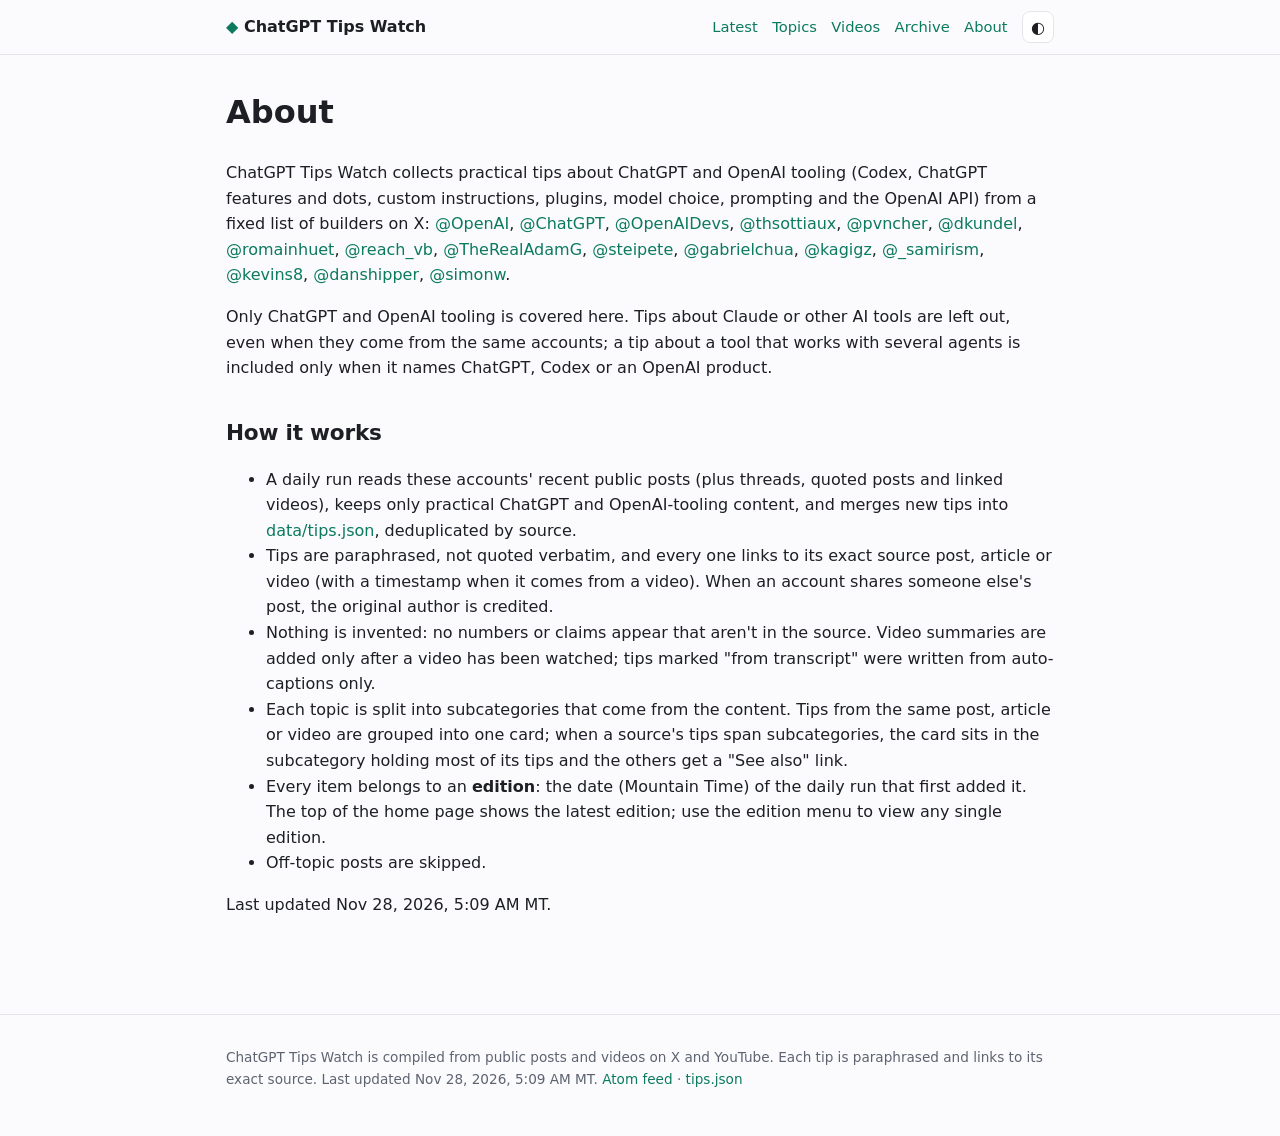
<file: about/index.html>
<!DOCTYPE html>
<html lang="en">
<head>
<meta charset="utf-8">
<meta name="viewport" content="width=device-width, initial-scale=1">
<title>About · ChatGPT Tips Watch</title>
<meta name="description" content="What ChatGPT Tips Watch is and how it&#x27;s made.">
<link rel="canonical" href="https://cfmayer.github.io/chatgpt-tips-watch/about/">
<meta name="color-scheme" content="light dark">
<script>(function(){var d=document.documentElement,t=null;try{t=localStorage.getItem('theme')}catch(e){}if(t!=='light'&&t!=='dark'){t=window.matchMedia&&matchMedia('(prefers-color-scheme: dark)').matches?'dark':'light'}d.setAttribute('data-theme',t)})();</script>
<link rel="icon" href="../favicon.svg" type="image/svg+xml">
<link rel="alternate" type="application/atom+xml" title="ChatGPT Tips Watch (Atom feed)" href="https://cfmayer.github.io/chatgpt-tips-watch/feed.xml">
<link rel="stylesheet" href="../assets/site.css?v=15bbc7c3">
<meta property="og:site_name" content="ChatGPT Tips Watch">
<meta property="og:title" content="About · ChatGPT Tips Watch">
<meta property="og:description" content="What ChatGPT Tips Watch is and how it&#x27;s made.">
<meta property="og:type" content="website">
<meta property="og:url" content="https://cfmayer.github.io/chatgpt-tips-watch/about/">
</head>
<body>
<a class="skip" href="#main">Skip to content</a>
<header class="top">
  <div class="wrap top-in">
    <a class="brand" href="../"><span class="logo" aria-hidden="true">◆</span> ChatGPT Tips Watch</a>
    <nav>
      <a href="../#latest">Latest</a>
      <a href="../#topics">Topics</a>
      <a href="../?type=video#topics">Videos</a>
      <a href="../archive/">Archive</a>
      <a href="../about/">About</a>
      <button class="theme" type="button" aria-label="Toggle dark mode" onclick="(function(d){var t=d.getAttribute('data-theme')==='dark'?'light':'dark';d.setAttribute('data-theme',t);try{localStorage.setItem('theme',t)}catch(e){}})(document.documentElement)">◐</button>
    </nav>
  </div>
</header>

<main id="main" class="wrap prose">
<h1>About</h1>
<p>ChatGPT Tips Watch collects practical tips about ChatGPT and OpenAI tooling (Codex, ChatGPT features and dots, custom instructions, plugins, model choice, prompting and the OpenAI API) from a fixed list of builders on X: <a href="https://x.com/OpenAI" target="_blank" rel="noopener">@OpenAI</a>, <a href="https://x.com/ChatGPT" target="_blank" rel="noopener">@ChatGPT</a>, <a href="https://x.com/OpenAIDevs" target="_blank" rel="noopener">@OpenAIDevs</a>, <a href="https://x.com/thsottiaux" target="_blank" rel="noopener">@thsottiaux</a>, <a href="https://x.com/pvncher" target="_blank" rel="noopener">@pvncher</a>, <a href="https://x.com/dkundel" target="_blank" rel="noopener">@dkundel</a>, <a href="https://x.com/romainhuet" target="_blank" rel="noopener">@romainhuet</a>, <a href="https://x.com/reach_vb" target="_blank" rel="noopener">@reach_vb</a>, <a href="https://x.com/TheRealAdamG" target="_blank" rel="noopener">@TheRealAdamG</a>, <a href="https://x.com/steipete" target="_blank" rel="noopener">@steipete</a>, <a href="https://x.com/gabrielchua" target="_blank" rel="noopener">@gabrielchua</a>, <a href="https://x.com/kagigz" target="_blank" rel="noopener">@kagigz</a>, <a href="https://x.com/_samirism" target="_blank" rel="noopener">@_samirism</a>, <a href="https://x.com/kevins8" target="_blank" rel="noopener">@kevins8</a>, <a href="https://x.com/danshipper" target="_blank" rel="noopener">@danshipper</a>, <a href="https://x.com/simonw" target="_blank" rel="noopener">@simonw</a>.</p><p>Only ChatGPT and OpenAI tooling is covered here. Tips about Claude or other AI tools are left out, even when they come from the same accounts; a tip about a tool that works with several agents is included only when it names ChatGPT, Codex or an OpenAI product.</p>
<h2>How it works</h2>
<ul>
<li>A daily run reads these accounts' recent public posts (plus threads, quoted posts and linked videos), keeps only practical ChatGPT and OpenAI-tooling content, and merges new tips into <a href="../data/tips.json">data/tips.json</a>, deduplicated by source.</li>
<li>Tips are paraphrased, not quoted verbatim, and every one links to its exact source post, article or video (with a timestamp when it comes from a video). When an account shares someone else's post, the original author is credited.</li>
<li>Nothing is invented: no numbers or claims appear that aren't in the source. Video summaries are added only after a video has been watched; tips marked "from transcript" were written from auto-captions only.</li>
<li>Each topic is split into subcategories that come from the content. Tips from the same post, article or video are grouped into one card; when a source's tips span subcategories, the card sits in the subcategory holding most of its tips and the others get a "See also" link.</li>
<li>Every item belongs to an <strong>edition</strong>: the date (Mountain Time) of the daily run that first added it. The top of the home page shows the latest edition; use the edition menu to view any single edition.</li>
<li>Off-topic posts are skipped.</li>
</ul>
<p>Last updated Nov 28, 2026, 5:09 AM MT.</p>
</main>
<footer class="foot"><div class="wrap">
<p>ChatGPT Tips Watch is compiled from public posts and videos on X and YouTube. Each tip is paraphrased and links to its exact source. Last updated Nov 28, 2026, 5:09 AM MT. <a href="https://cfmayer.github.io/chatgpt-tips-watch/feed.xml">Atom feed</a> · <a href="../data/tips.json">tips.json</a></p>
</div></footer>
</body></html>
</file>
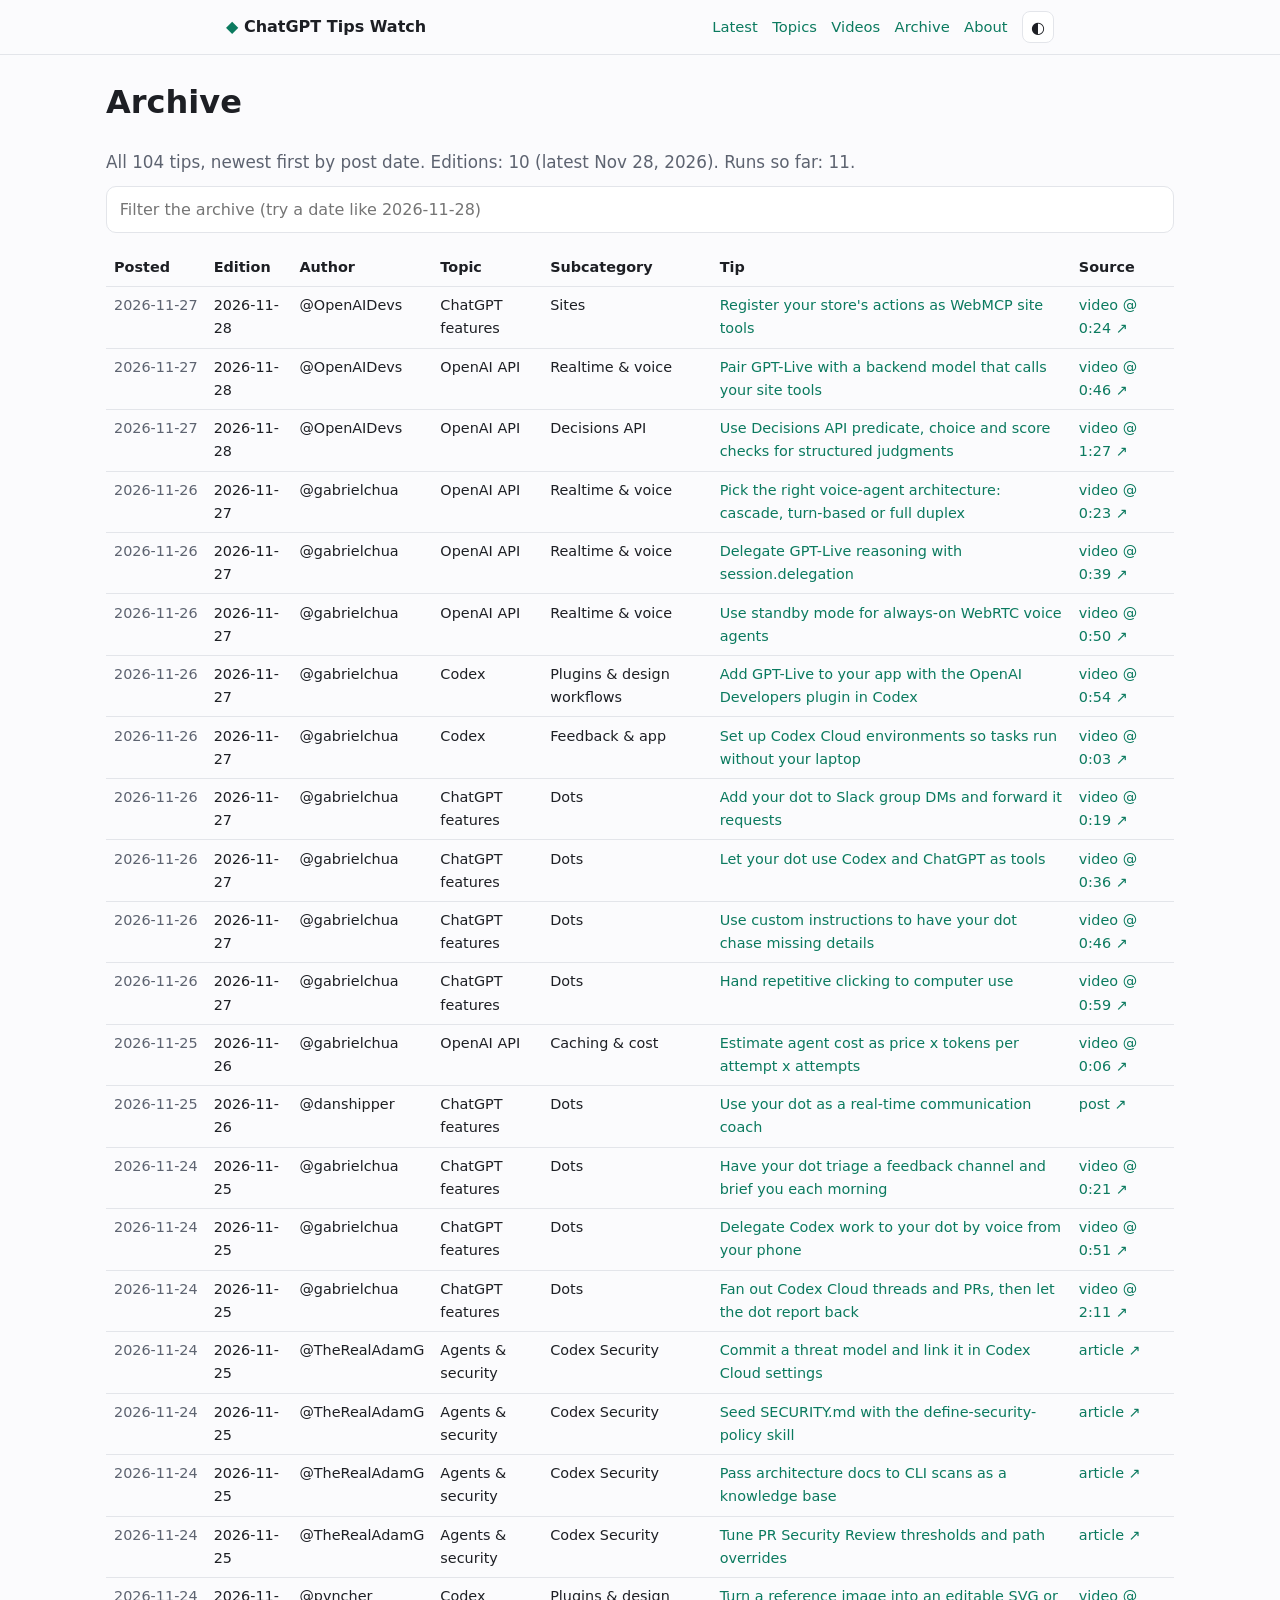
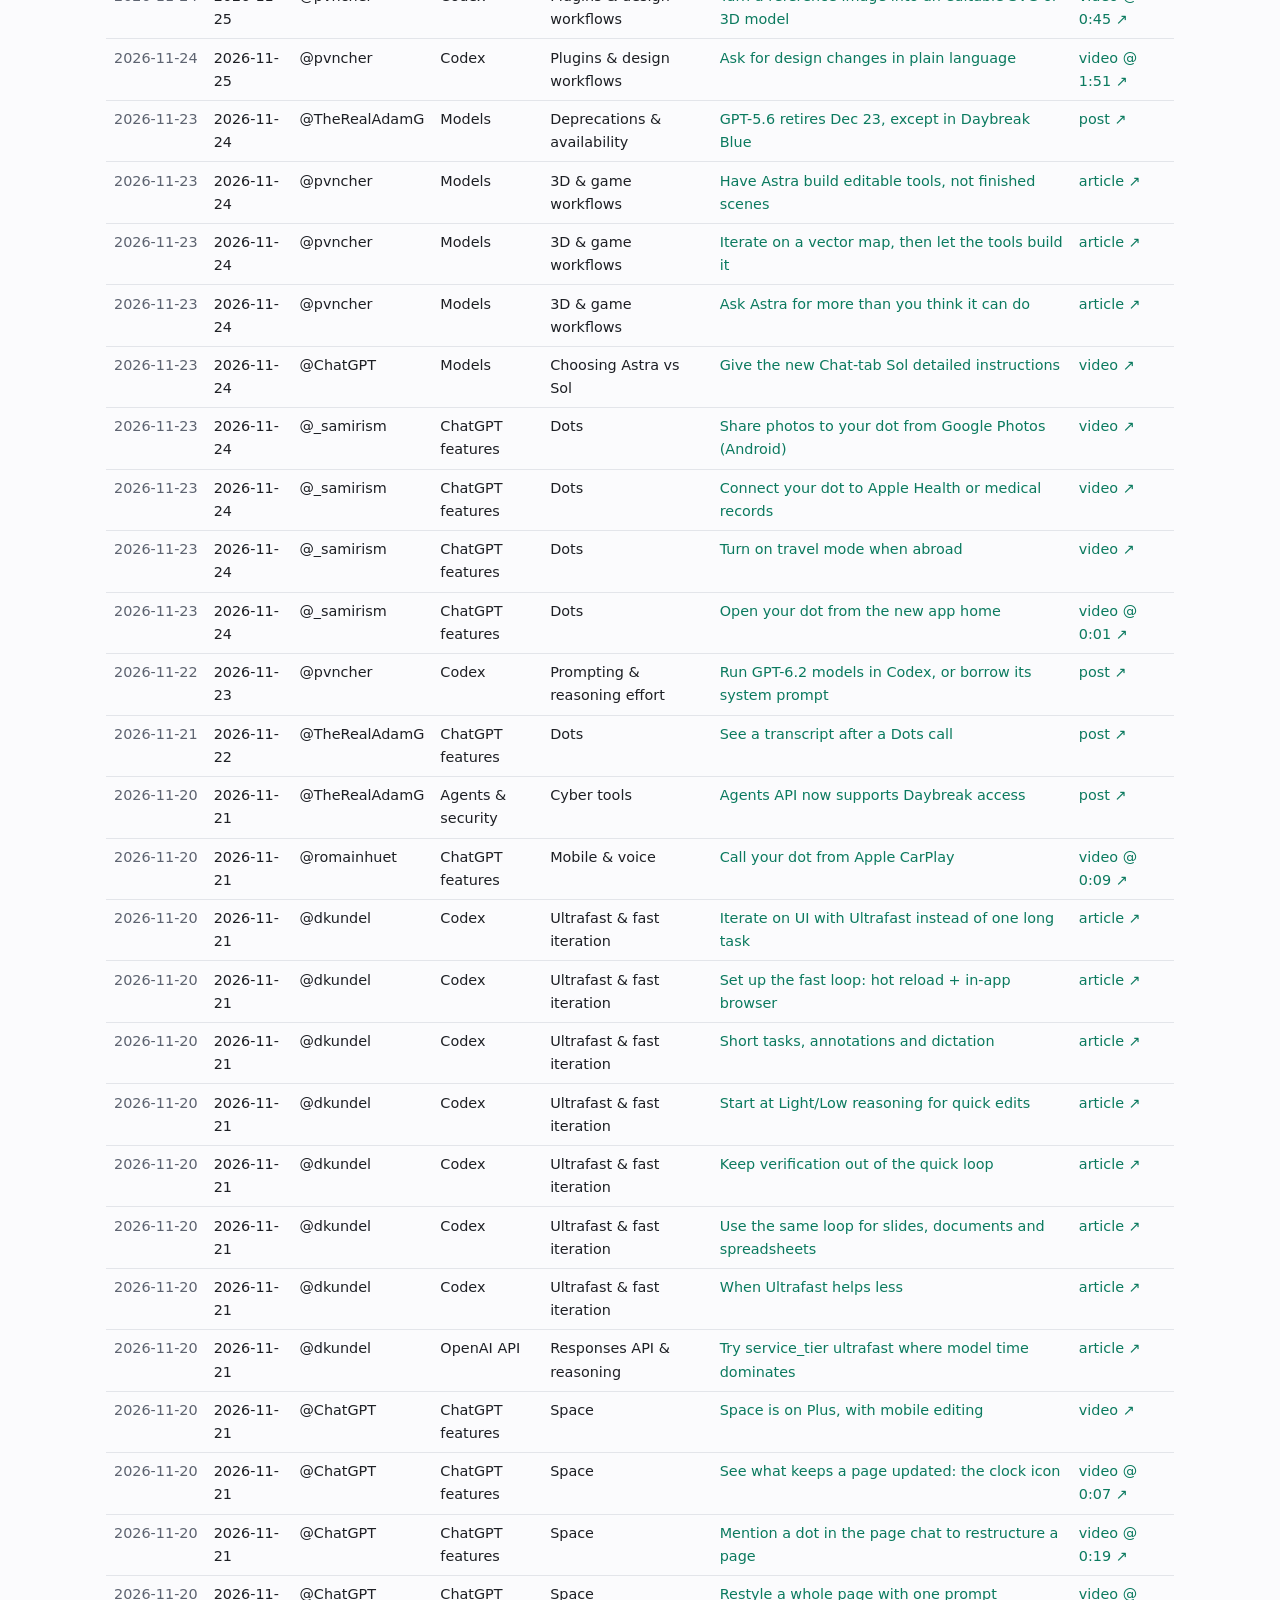
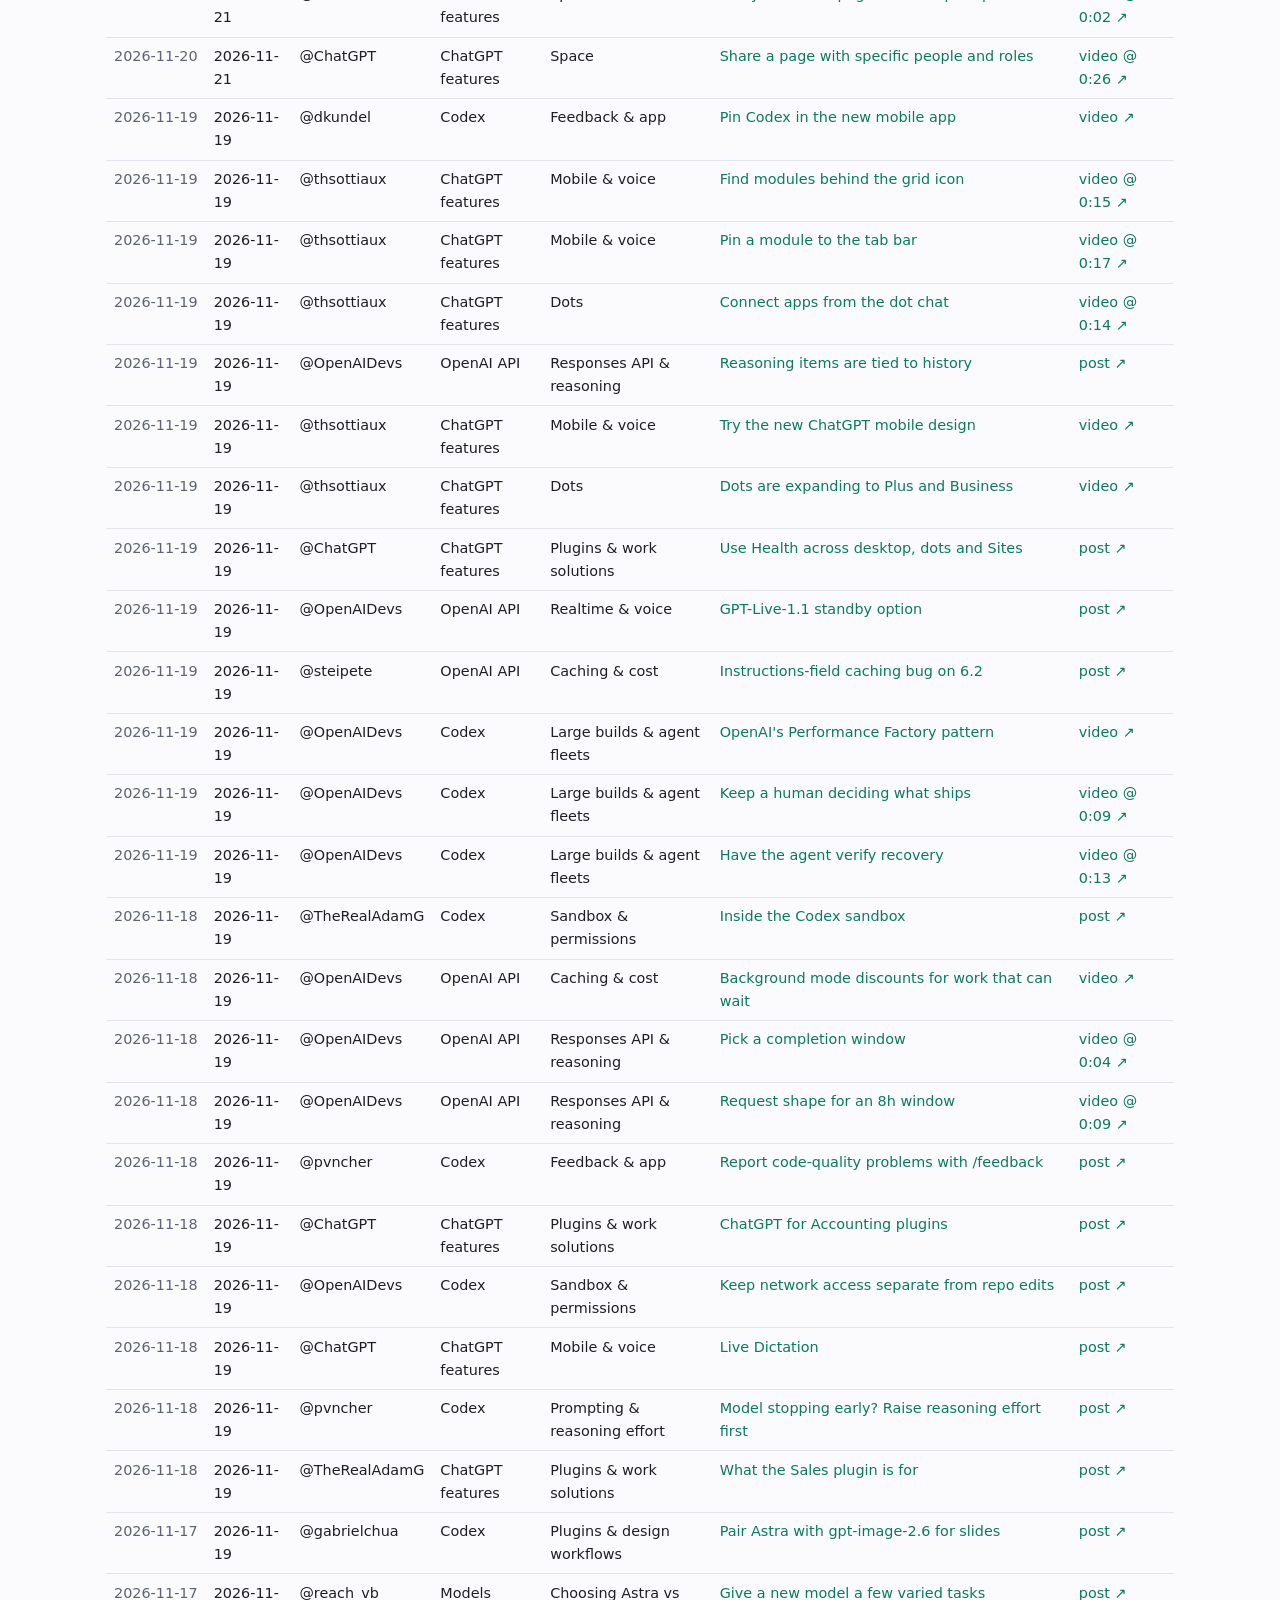
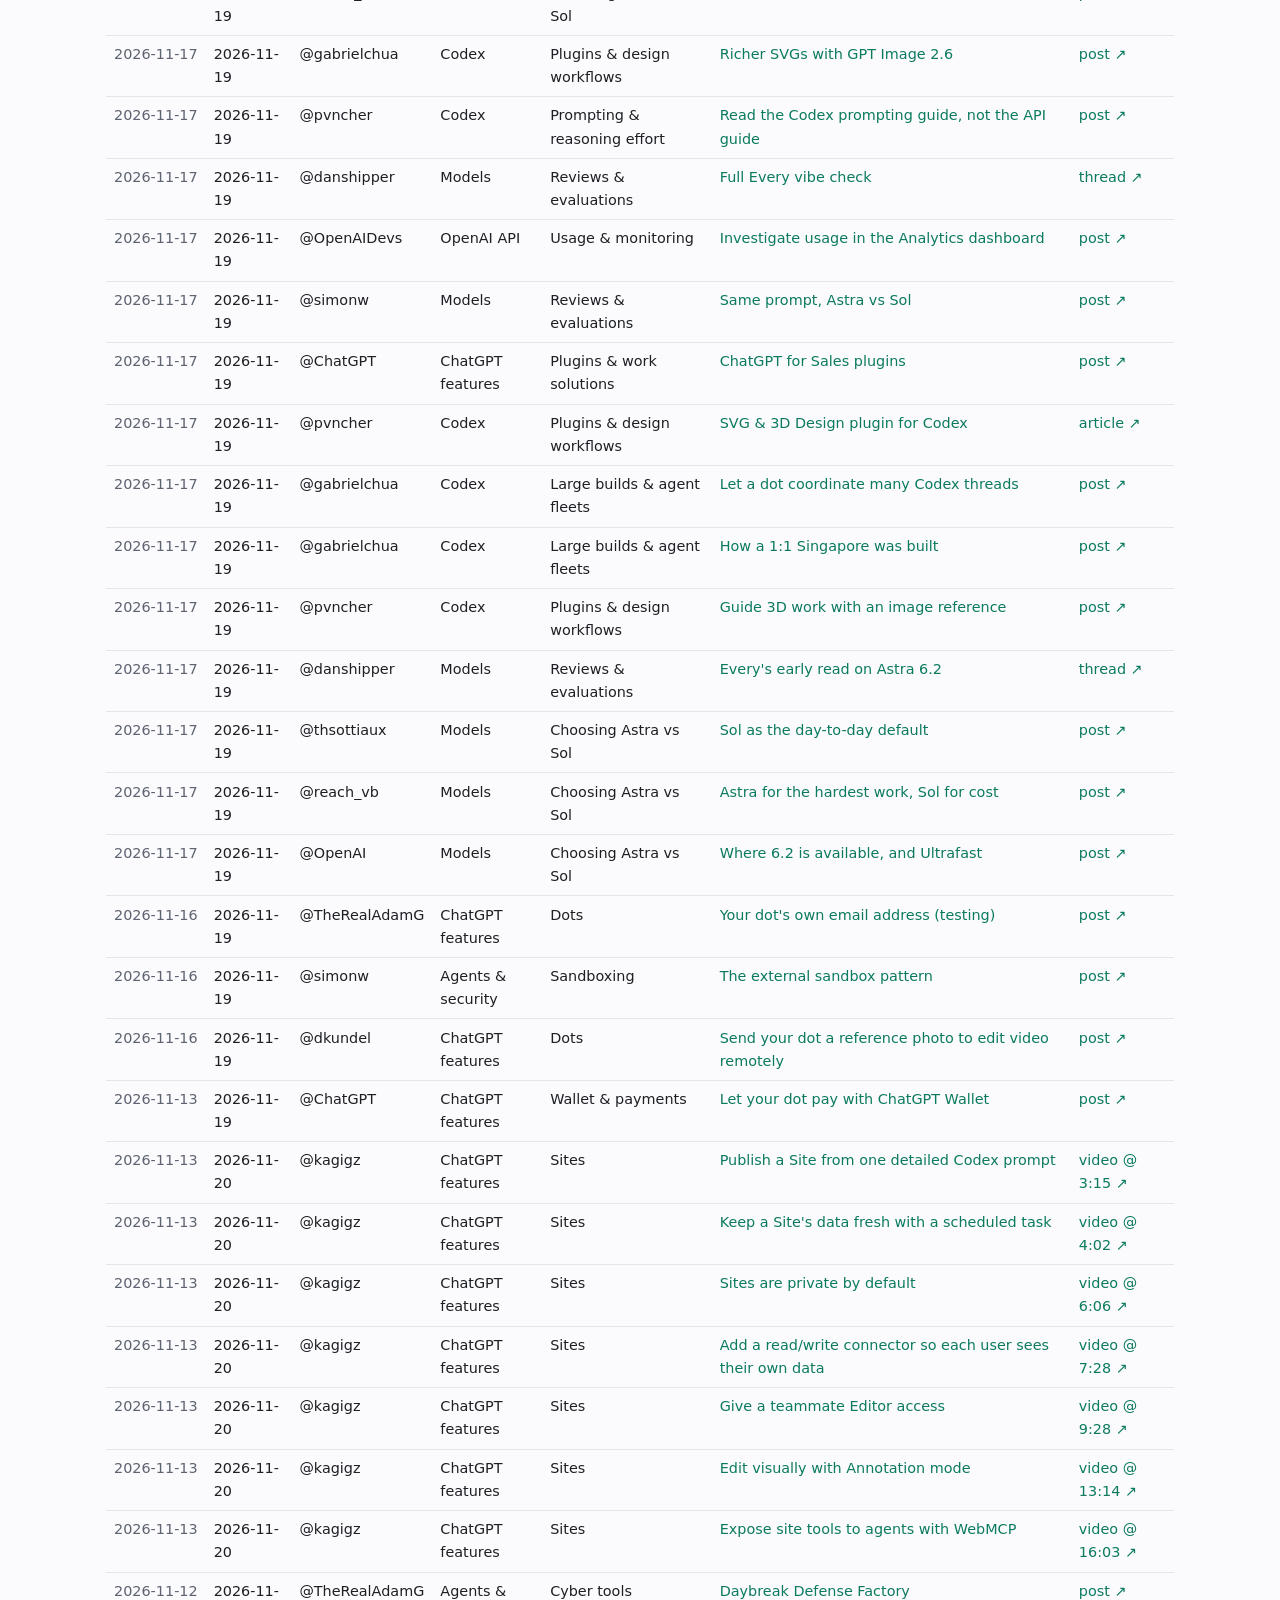
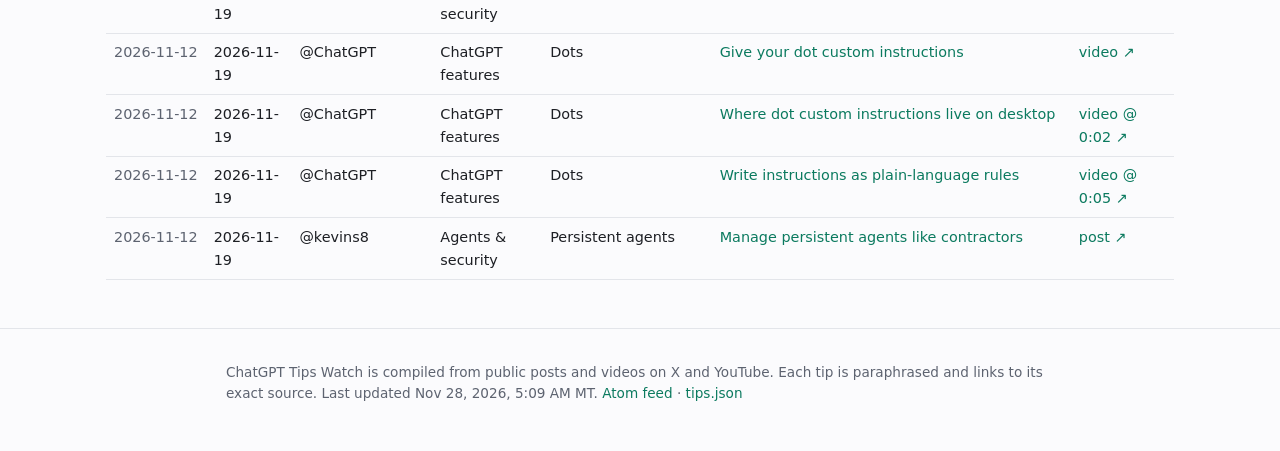
<file: archive/index.html>
<!DOCTYPE html>
<html lang="en">
<head>
<meta charset="utf-8">
<meta name="viewport" content="width=device-width, initial-scale=1">
<title>Archive · ChatGPT Tips Watch</title>
<meta name="description" content="Every tip, newest first.">
<link rel="canonical" href="https://cfmayer.github.io/chatgpt-tips-watch/archive/">
<meta name="color-scheme" content="light dark">
<script>(function(){var d=document.documentElement,t=null;try{t=localStorage.getItem('theme')}catch(e){}if(t!=='light'&&t!=='dark'){t=window.matchMedia&&matchMedia('(prefers-color-scheme: dark)').matches?'dark':'light'}d.setAttribute('data-theme',t)})();</script>
<link rel="icon" href="../favicon.svg" type="image/svg+xml">
<link rel="alternate" type="application/atom+xml" title="ChatGPT Tips Watch (Atom feed)" href="https://cfmayer.github.io/chatgpt-tips-watch/feed.xml">
<link rel="stylesheet" href="../assets/site.css?v=15bbc7c3">
<meta property="og:site_name" content="ChatGPT Tips Watch">
<meta property="og:title" content="Archive · ChatGPT Tips Watch">
<meta property="og:description" content="Every tip, newest first.">
<meta property="og:type" content="website">
<meta property="og:url" content="https://cfmayer.github.io/chatgpt-tips-watch/archive/">
</head>
<body>
<a class="skip" href="#main">Skip to content</a>
<header class="top">
  <div class="wrap top-in">
    <a class="brand" href="../"><span class="logo" aria-hidden="true">◆</span> ChatGPT Tips Watch</a>
    <nav>
      <a href="../#latest">Latest</a>
      <a href="../#topics">Topics</a>
      <a href="../?type=video#topics">Videos</a>
      <a href="../archive/">Archive</a>
      <a href="../about/">About</a>
      <button class="theme" type="button" aria-label="Toggle dark mode" onclick="(function(d){var t=d.getAttribute('data-theme')==='dark'?'light':'dark';d.setAttribute('data-theme',t);try{localStorage.setItem('theme',t)}catch(e){}})(document.documentElement)">◐</button>
    </nav>
  </div>
</header>

<main id="main" class="wrap wide">
<h1>Archive</h1>
<p class="lede">All 104 tips, newest first by post date. Editions: 10 (latest Nov 28, 2026). Runs so far: 11.</p>
<label class="sr" for="aq">Filter archive</label>
<input id="aq" type="search" placeholder="Filter the archive (try a date like 2026-11-28)" autocomplete="off" oninput="var q=this.value.toLowerCase();document.querySelectorAll('tbody tr').forEach(function(r){r.hidden=q&&r.dataset.search.indexOf(q)<0})">
<div class="tablewrap"><table class="archive"><thead><tr><th>Posted</th><th>Edition</th><th>Author</th><th>Topic</th><th>Subcategory</th><th>Tip</th><th>Source</th></tr></thead><tbody>
<tr data-search="register your store&#x27;s actions as webmcp site tools rather than making an agent work out actions from the page ui, register them with the browser through webmcp. the demo merch store exposes tools such as merch_cart_add, merch_quote_cart, merch_read_product and merch_remove_item, so an agent can take a prompt like &quot;build 40 welcome kits under $100 per person with at least 3 items each&quot; and fill the cart directly. openaidevs chatgpt features sites 2026-11-28 giving websites a voice with codex (merch store you can talk to)"><td><time>2026-11-27</time></td><td>2026-11-28</td><td>@OpenAIDevs</td><td>ChatGPT features</td><td>Sites</td><td><a href="../#x-2126372238853112227">Register your store&#x27;s actions as WebMCP site tools</a></td><td><a href="https://x.com/OpenAIDevs/status/2126372238853112227" target="_blank" rel="noopener">video @ 0:24 ↗</a></td></tr>
<tr data-search="pair gpt-live with a backend model that calls your site tools for a store you can talk to, connect gpt-live to a backend model that handles the site tool calls; the team generated the api key with the openai developers plugin. in the demo, a spoken request to speed up 40 welcome kits gets the rush fee and delivery estimate read back while the ui switches to rush shipping. openaidevs openai api realtime &amp; voice 2026-11-28 giving websites a voice with codex (merch store you can talk to)"><td><time>2026-11-27</time></td><td>2026-11-28</td><td>@OpenAIDevs</td><td>OpenAI API</td><td>Realtime &amp; voice</td><td><a href="../#x-2126372238853112227-2">Pair GPT-Live with a backend model that calls your site tools</a></td><td><a href="https://x.com/OpenAIDevs/status/2126372238853112227" target="_blank" rel="noopener">video @ 0:46 ↗</a></td></tr>
<tr data-search="use decisions api predicate, choice and score checks for structured judgments the decisions api returns structured answers instead of free text. in a returns dashboard: a predicate (&quot;is the mug damaged?&quot; on the photo) returns yes with a probability, a choice maps the customer note to a fixed category such as damaged item / wrong item / changed my mind, and a score (&quot;how severe is the damage?&quot;) returns a number on a scale (2.8 / 3 in the demo). openaidevs openai api decisions api 2026-11-28 giving websites a voice with codex (merch store you can talk to)"><td><time>2026-11-27</time></td><td>2026-11-28</td><td>@OpenAIDevs</td><td>OpenAI API</td><td>Decisions API</td><td><a href="../#x-2126372238853112227-3">Use Decisions API predicate, choice and score checks for structured judgments</a></td><td><a href="https://x.com/OpenAIDevs/status/2126372238853112227" target="_blank" rel="noopener">video @ 1:27 ↗</a></td></tr>
<tr data-search="pick the right voice-agent architecture: cascade, turn-based or full duplex three ways to build a voice agent: a cascade (transcribe, reason, speak) gives you control but can add delay; turn-based speech-to-speech (gpt-realtime) takes turns, so an interruption can cut a reply short and reasoning takes time; full duplex (gpt-live) has no fixed turns and listens while it speaks, so it can hand reasoning to a backend without stalling the conversation. gabrielchua openai api realtime &amp; voice 2026-11-27 building voice agents with gpt-live"><td><time>2026-11-26</time></td><td>2026-11-27</td><td>@gabrielchua</td><td>OpenAI API</td><td>Realtime &amp; voice</td><td><a href="../#x-2126148397455523917">Pick the right voice-agent architecture: cascade, turn-based or full duplex</a></td><td><a href="https://x.com/gabrielchua/status/2126148397455523917" target="_blank" rel="noopener">video @ 0:23 ↗</a></td></tr>
<tr data-search="delegate gpt-live reasoning with session.delegation gpt-live can hand reasoning off to a backend in three ways, set with session.delegation: type &quot;responses&quot; runs a frontier model (gpt-6.2 astra is named) through the responses api with built-in tools such as web and file search; type &quot;client&quot; connects your own model or agent; type &quot;decisions&quot; (decisions api) has openai pick a tool while your app runs it. gabrielchua openai api realtime &amp; voice 2026-11-27 building voice agents with gpt-live"><td><time>2026-11-26</time></td><td>2026-11-27</td><td>@gabrielchua</td><td>OpenAI API</td><td>Realtime &amp; voice</td><td><a href="../#x-2126148397455523917-2">Delegate GPT-Live reasoning with session.delegation</a></td><td><a href="https://x.com/gabrielchua/status/2126148397455523917" target="_blank" rel="noopener">video @ 0:39 ↗</a></td></tr>
<tr data-search="use standby mode for always-on webrtc voice agents for an always-on agent on webrtc voice, standby mode drops the rate from $0.05/min active to $0.02/min (60% less), and the agent resumes when you speak. gabrielchua openai api realtime &amp; voice 2026-11-27 building voice agents with gpt-live"><td><time>2026-11-26</time></td><td>2026-11-27</td><td>@gabrielchua</td><td>OpenAI API</td><td>Realtime &amp; voice</td><td><a href="../#x-2126148397455523917-3">Use standby mode for always-on WebRTC voice agents</a></td><td><a href="https://x.com/gabrielchua/status/2126148397455523917" target="_blank" rel="noopener">video @ 0:50 ↗</a></td></tr>
<tr data-search="add gpt-live to your app with the openai developers plugin in codex to start an integration, open codex, select the openai developers plugin and prompt it with something like &quot;add gpt-live-1.1 to my booking agent&quot;. gabrielchua codex plugins &amp; design workflows 2026-11-27 building voice agents with gpt-live"><td><time>2026-11-26</time></td><td>2026-11-27</td><td>@gabrielchua</td><td>Codex</td><td>Plugins &amp; design workflows</td><td><a href="../#x-2126148397455523917-4">Add GPT-Live to your app with the OpenAI Developers plugin in Codex</a></td><td><a href="https://x.com/gabrielchua/status/2126148397455523917" target="_blank" rel="noopener">video @ 0:54 ↗</a></td></tr>
<tr data-search="set up codex cloud environments so tasks run without your laptop create a codex cloud environment for each repo (or use the default environment when no repo is needed). then you can fire off codex tasks straight from your phone, or have your dot fire them off, without keeping your laptop open. gabrielchua codex feedback &amp; app 2026-11-27 5 ways i use codex and dots"><td><time>2026-11-26</time></td><td>2026-11-27</td><td>@gabrielchua</td><td>Codex</td><td>Feedback &amp; app</td><td><a href="../#x-2126138625020830021">Set up Codex Cloud environments so tasks run without your laptop</a></td><td><a href="https://x.com/gabrielchua/status/2126138625020830021" target="_blank" rel="noopener">video @ 0:03 ↗</a></td></tr>
<tr data-search="add your dot to slack group dms and forward it requests add your dot to slack and group dms so it can handle tasks there; for example, when someone asks whether you&#x27;re free for a meeting, forward the message to your dot and let it handle it. gabrielchua chatgpt features dots 2026-11-27 5 ways i use codex and dots"><td><time>2026-11-26</time></td><td>2026-11-27</td><td>@gabrielchua</td><td>ChatGPT features</td><td>Dots</td><td><a href="../#x-2126138625020830021-2">Add your dot to Slack group DMs and forward it requests</a></td><td><a href="https://x.com/gabrielchua/status/2126138625020830021" target="_blank" rel="noopener">video @ 0:19 ↗</a></td></tr>
<tr data-search="let your dot use codex and chatgpt as tools give your dot chatgpt and codex as tools: it can start a chatgpt chat or a codex task and then manage or babysit it for you. gabrielchua chatgpt features dots 2026-11-27 5 ways i use codex and dots"><td><time>2026-11-26</time></td><td>2026-11-27</td><td>@gabrielchua</td><td>ChatGPT features</td><td>Dots</td><td><a href="../#x-2126138625020830021-3">Let your dot use Codex and ChatGPT as tools</a></td><td><a href="https://x.com/gabrielchua/status/2126138625020830021" target="_blank" rel="noopener">video @ 0:36 ↗</a></td></tr>
<tr data-search="use custom instructions to have your dot chase missing details write custom instructions for routine operations; for example, when an email arrives missing information, the dot automatically drafts a reply asking the sender to furnish the missing details. gabrielchua chatgpt features dots 2026-11-27 5 ways i use codex and dots"><td><time>2026-11-26</time></td><td>2026-11-27</td><td>@gabrielchua</td><td>ChatGPT features</td><td>Dots</td><td><a href="../#x-2126138625020830021-4">Use custom instructions to have your dot chase missing details</a></td><td><a href="https://x.com/gabrielchua/status/2126138625020830021" target="_blank" rel="noopener">video @ 0:46 ↗</a></td></tr>
<tr data-search="hand repetitive clicking to computer use if you find yourself clicking many buttons here and there to do the same task, automate it with computer use. gabrielchua chatgpt features dots 2026-11-27 5 ways i use codex and dots"><td><time>2026-11-26</time></td><td>2026-11-27</td><td>@gabrielchua</td><td>ChatGPT features</td><td>Dots</td><td><a href="../#x-2126138625020830021-5">Hand repetitive clicking to computer use</a></td><td><a href="https://x.com/gabrielchua/status/2126138625020830021" target="_blank" rel="noopener">video @ 0:59 ↗</a></td></tr>
<tr data-search="estimate agent cost as price x tokens per attempt x attempts the sticker price per million tokens is only one part of what a model costs you. multiply it by the tokens the model uses per attempt and the number of attempts it needs (cost = p x q x n). also count the time cost: when you delegate and multitask, your attention is scarce, so features in the codex app like appshots and dictation help you stay in the flow while the agent works. gabrielchua openai api caching &amp; cost 2026-11-26 how i think about cost"><td><time>2026-11-25</time></td><td>2026-11-26</td><td>@gabrielchua</td><td>OpenAI API</td><td>Caching &amp; cost</td><td><a href="../#x-2125831156142883232">Estimate agent cost as price x tokens per attempt x attempts</a></td><td><a href="https://x.com/gabrielchua/status/2125831156142883232" target="_blank" rel="noopener">video @ 0:06 ↗</a></td></tr>
<tr data-search="use your dot as a real-time communication coach @bran_don_gell had his openai dot, which already read his slack messages, also review his recorded meetings (via a connected meeting recorder), with simple instructions: communicate more executively, lead with curiosity, and give feedback as close to real time as possible. when he slipped up, the dot pointed it out and he could edit the message or clarify what he&#x27;d said. he shared the skill he used, to connect to slack/teams plus meeting notes. danshipper chatgpt features dots 2026-11-26 "><td><time>2026-11-25</time></td><td>2026-11-26</td><td>@danshipper</td><td>ChatGPT features</td><td>Dots</td><td><a href="../#x-2125687688066199721">Use your dot as a real-time communication coach</a></td><td><a href="https://x.com/danshipper/status/2125687688066199721" target="_blank" rel="noopener">post ↗</a></td></tr>
<tr data-search="have your dot triage a feedback channel and brief you each morning in the demo, the dot watches a slack feedback channel, tags each piece of feedback and flags duplicates of existing tickets. custom instructions tell it to send a formatted morning summary that groups items under headings like bugs and feature requests, so the day&#x27;s work is easy to scan. gabrielchua chatgpt features dots 2026-11-25 managing codex through dots"><td><time>2026-11-24</time></td><td>2026-11-25</td><td>@gabrielchua</td><td>ChatGPT features</td><td>Dots</td><td><a href="../#x-2125476177062355115">Have your dot triage a feedback channel and brief you each morning</a></td><td><a href="https://x.com/gabrielchua/status/2125476177062355115" target="_blank" rel="noopener">video @ 0:21 ↗</a></td></tr>
<tr data-search="delegate codex work to your dot by voice from your phone talk to your dot from your phone and hand it the work: ask for a read-only investigation of some tickets, mockups for feature requests, or a local codex thread that uses computer use in the signed-in browser on your connected mac to reproduce a bug. the dot writes the codex prompt itself, and the new thread is marked &quot;sent from dot&quot;. gabrielchua chatgpt features dots 2026-11-25 managing codex through dots"><td><time>2026-11-24</time></td><td>2026-11-25</td><td>@gabrielchua</td><td>ChatGPT features</td><td>Dots</td><td><a href="../#x-2125476177062355115-2">Delegate Codex work to your dot by voice from your phone</a></td><td><a href="https://x.com/gabrielchua/status/2125476177062355115" target="_blank" rel="noopener">video @ 0:51 ↗</a></td></tr>
<tr data-search="fan out codex cloud threads and prs, then let the dot report back ask the dot to spawn one codex cloud thread per issue, each opening its own pr (five threads and five prs in the demo). because the threads run in the cloud you can close your laptop; ask the dot to remind you about the prs when they&#x27;re done and send an overall status, or progress updates as they run. gabrielchua chatgpt features dots 2026-11-25 managing codex through dots"><td><time>2026-11-24</time></td><td>2026-11-25</td><td>@gabrielchua</td><td>ChatGPT features</td><td>Dots</td><td><a href="../#x-2125476177062355115-3">Fan out Codex Cloud threads and PRs, then let the dot report back</a></td><td><a href="https://x.com/gabrielchua/status/2125476177062355115" target="_blank" rel="noopener">video @ 2:11 ↗</a></td></tr>
<tr data-search="commit a threat model and link it in codex cloud settings generate a threat model with the $codex-security:threat-model skill (or just type $threat-model in codex), covering entry points and untrusted inputs, sensitive data paths and privileged actions. commit it as docs/security/threat-model.md and link it in the codex cloud settings for the repo; without one, codex regenerates a threat model for every security review. revisit it when entry points, trust boundaries or privileged operations change. therealadamg agents &amp; security codex security 2026-11-25 building security review into your sdlc with codex security"><td><time>2026-11-24</time></td><td>2026-11-25</td><td>@TheRealAdamG</td><td>Agents &amp; security</td><td>Codex Security</td><td><a href="../#x-2125452649164423375">Commit a threat model and link it in Codex Cloud settings</a></td><td><a href="https://x.com/TheRealAdamG/status/2125452649164423375" target="_blank" rel="noopener">article ↗</a></td></tr>
<tr data-search="seed security.md with the define-security-policy skill agents.md holds shared engineering instructions, the threat model describes the system&#x27;s security reality, and security.md tells codex how to evaluate and report against it. run $codex-security:define-security-policy with your key policies to generate security.md, with sections such as security invariants, reportable findings, severity context (e.g. cross-tenant access is critical) and out of scope. therealadamg agents &amp; security codex security 2026-11-25 building security review into your sdlc with codex security"><td><time>2026-11-24</time></td><td>2026-11-25</td><td>@TheRealAdamG</td><td>Agents &amp; security</td><td>Codex Security</td><td><a href="../#x-2125452649164423375-2">Seed SECURITY.md with the define-security-policy skill</a></td><td><a href="https://x.com/TheRealAdamG/status/2125452649164423375" target="_blank" rel="noopener">article ↗</a></td></tr>
<tr data-search="pass architecture docs to cli scans as a knowledge base the codex security cli takes supporting documents for a scan: npx @openai/codex-security scan . --knowledge-base docs/security/payment-service-context.md. diff scans of local changes or a branch review only the proposed changes and write report.md, scan-manifest.json, findings.json (severity, confidence, locations, remediation) and coverage.json (what was reviewed, excluded or deferred). therealadamg agents &amp; security codex security 2026-11-25 building security review into your sdlc with codex security"><td><time>2026-11-24</time></td><td>2026-11-25</td><td>@TheRealAdamG</td><td>Agents &amp; security</td><td>Codex Security</td><td><a href="../#x-2125452649164423375-3">Pass architecture docs to CLI scans as a knowledge base</a></td><td><a href="https://x.com/TheRealAdamG/status/2125452649164423375" target="_blank" rel="noopener">article ↗</a></td></tr>
<tr data-search="tune pr security review thresholds and path overrides turn on security review for github prs at chatgpt.com/codex/cloud/settings/code-review. automatic reviews post only high and critical findings by default, while manually requested reviews also post medium. add path overrides in the repo&#x27;s codex cloud settings to lower the threshold for sensitive paths such as auth, payments, ci workflows or infrastructure. start with one workflow (local, pr or cli) and expand once its findings prove useful. therealadamg agents &amp; security codex security 2026-11-25 building security review into your sdlc with codex security"><td><time>2026-11-24</time></td><td>2026-11-25</td><td>@TheRealAdamG</td><td>Agents &amp; security</td><td>Codex Security</td><td><a href="../#x-2125452649164423375-4">Tune PR Security Review thresholds and path overrides</a></td><td><a href="https://x.com/TheRealAdamG/status/2125452649164423375" target="_blank" rel="noopener">article ↗</a></td></tr>
<tr data-search="turn a reference image into an editable svg or 3d model enable the svg &amp; 3d design plugin in codex. codex generates a reference image from your description, then uses it to build an editable svg or blender scene. example prompts on the plugin page: &quot;create an editable svg app icon for a birdwatching journal, with a matching png preview&quot; and &quot;rebuild this illustration as an editable svg and compare the result with the reference.&quot; the video also turns a photo of a tarsier into a 3d .glb model. pvncher codex plugins &amp; design workflows 2026-11-25 experiment with svg &amp; 3d design with the codex plugin"><td><time>2026-11-24</time></td><td>2026-11-25</td><td>@pvncher</td><td>Codex</td><td>Plugins &amp; design workflows</td><td><a href="../#yt-1u0hTd86_HU-45">Turn a reference image into an editable SVG or 3D model</a></td><td><a href="https://www.youtube.com/watch?v=1u0hTd86_HU&amp;t=45s" target="_blank" rel="noopener">video @ 0:45 ↗</a></td></tr>
<tr data-search="ask for design changes in plain language you don&#x27;t need to know svg or blender to edit the result: tell codex what to change, as in &quot;actually let&#x27;s move the moon to the right side of the marsupial pirate ship and make it crescent shaped.&quot; a small change to the svg code can also add interaction, like a character&#x27;s eyes following your cursor. codex can use blender to check a 3d model from another angle. pvncher codex plugins &amp; design workflows 2026-11-25 experiment with svg &amp; 3d design with the codex plugin"><td><time>2026-11-24</time></td><td>2026-11-25</td><td>@pvncher</td><td>Codex</td><td>Plugins &amp; design workflows</td><td><a href="../#yt-1u0hTd86_HU-111">Ask for design changes in plain language</a></td><td><a href="https://www.youtube.com/watch?v=1u0hTd86_HU&amp;t=111s" target="_blank" rel="noopener">video @ 1:51 ↗</a></td></tr>
<tr data-search="gpt-5.6 retires dec 23, except in daybreak blue on december 23, gpt-5.6 sol is deprecated in chat, and gpt-5.6 sol and terra in work and codex. gpt-5.6 sol stays available after that date through daybreak blue, where openai is also adding more models, such as gpt-6 astra in alpha. therealadamg models deprecations &amp; availability 2026-11-24 "><td><time>2026-11-23</time></td><td>2026-11-24</td><td>@TheRealAdamG</td><td>Models</td><td>Deprecations &amp; availability</td><td><a href="../#x-2125077725333369038">GPT-5.6 retires Dec 23, except in Daybreak Blue</a></td><td><a href="https://x.com/TheRealAdamG/status/2125077725333369038" target="_blank" rel="noopener">post ↗</a></td></tr>
<tr data-search="have astra build editable tools, not finished scenes instead of having astra generate whole scenes (usda files or full blender models), use it to build procedural tools inside the engine: here, pcg graphs and supporting blueprints for roads, platforms, stairs, buildings and walls in unreal engine. you can then reshape a walkway or raise a terrace by hand and play the change right away, without another prompt or import pass. pvncher models 3d &amp; game workflows 2026-11-24 building mont-saint-michel with astra inside unreal engine"><td><time>2026-11-23</time></td><td>2026-11-24</td><td>@pvncher</td><td>Models</td><td>3D &amp; game workflows</td><td><a href="../#x-2125039913699615087">Have Astra build editable tools, not finished scenes</a></td><td><a href="https://x.com/pvncher/status/2125039913699615087" target="_blank" rel="noopener">article ↗</a></td></tr>
<tr data-search="iterate on a vector map, then let the tools build it have astra turn a reference into spatial rules (roads winding uphill, buildings on terraces, stairs linking heights) and draw a vector map of the layout. iterating on that map is much faster than editing the complex procedural setup directly; the same tool collection then rebuilds the layout with terrain and connections still editable. pvncher models 3d &amp; game workflows 2026-11-24 building mont-saint-michel with astra inside unreal engine"><td><time>2026-11-23</time></td><td>2026-11-24</td><td>@pvncher</td><td>Models</td><td>3D &amp; game workflows</td><td><a href="../#x-2125039913699615087-2">Iterate on a vector map, then let the tools build it</a></td><td><a href="https://x.com/pvncher/status/2125039913699615087" target="_blank" rel="noopener">article ↗</a></td></tr>
<tr data-search="ask astra for more than you think it can do the author&#x27;s parting advice: he was at first not demanding enough of astra and now relies on it more and more for technical work and problem-solving, including complex procedural materials. tl;dr: give it more to do than you think it can. pvncher models 3d &amp; game workflows 2026-11-24 building mont-saint-michel with astra inside unreal engine"><td><time>2026-11-23</time></td><td>2026-11-24</td><td>@pvncher</td><td>Models</td><td>3D &amp; game workflows</td><td><a href="../#x-2125039913699615087-3">Ask Astra for more than you think it can do</a></td><td><a href="https://x.com/pvncher/status/2125039913699615087" target="_blank" rel="noopener">article ↗</a></td></tr>
<tr data-search="give the new chat-tab sol detailed instructions the version of gpt-6.2 sol rolling out in the chat tab is tuned for everyday conversation and handles complex requests much better, especially when you give it detailed instructions or ask it to find information online. chatgpt models choosing astra vs sol 2026-11-24 gpt-6.2 sol in the chat tab"><td><time>2026-11-23</time></td><td>2026-11-24</td><td>@ChatGPT</td><td>Models</td><td>Choosing Astra vs Sol</td><td><a href="../#x-2124942186425069836">Give the new Chat-tab Sol detailed instructions</a></td><td><a href="https://x.com/ChatGPT/status/2124942186425069836" target="_blank" rel="noopener">video ↗</a></td></tr>
<tr data-search="share photos to your dot from google photos (android) on android you can share photos straight from google photos to your dot. the same update improved cloud computer stability and made messages load faster when you open your dot. _samirism chatgpt features dots 2026-11-24 dots improvements recap"><td><time>2026-11-23</time></td><td>2026-11-24</td><td>@_samirism</td><td>ChatGPT features</td><td>Dots</td><td><a href="../#x-2124862757430260053">Share photos to your dot from Google Photos (Android)</a></td><td><a href="https://x.com/_samirism/status/2124862757430260053" target="_blank" rel="noopener">video ↗</a></td></tr>
<tr data-search="connect your dot to apple health or medical records through health, your dot can connect to your apple health data or medical records, so it can do things like adjust your race training or remind you to book a physical. _samirism chatgpt features dots 2026-11-24 dots improvements recap"><td><time>2026-11-23</time></td><td>2026-11-24</td><td>@_samirism</td><td>ChatGPT features</td><td>Dots</td><td><a href="../#x-2124862753714450859">Connect your dot to Apple Health or medical records</a></td><td><a href="https://x.com/_samirism/status/2124862753714450859" target="_blank" rel="noopener">video ↗</a></td></tr>
<tr data-search="turn on travel mode when abroad dots now have a travel mode, so you can keep using your dot when you&#x27;re abroad. _samirism chatgpt features dots 2026-11-24 dots improvements recap"><td><time>2026-11-23</time></td><td>2026-11-24</td><td>@_samirism</td><td>ChatGPT features</td><td>Dots</td><td><a href="../#x-2124862756075524491">Turn on travel mode when abroad</a></td><td><a href="https://x.com/_samirism/status/2124862756075524491" target="_blank" rel="noopener">video ↗</a></td></tr>
<tr data-search="open your dot from the new app home in the latest chatgpt app your dot has its own home: tap the center icon in the bottom bar to open it, then connect apps such as gmail from the cards in the dot chat. asked where to find it, @_samirism pointed to settings &gt; new chatgpt design. _samirism chatgpt features dots 2026-11-24 dots improvements recap"><td><time>2026-11-23</time></td><td>2026-11-24</td><td>@_samirism</td><td>ChatGPT features</td><td>Dots</td><td><a href="../#x-2124862749247189124">Open your dot from the new app home</a></td><td><a href="https://x.com/_samirism/status/2124862749247189124" target="_blank" rel="noopener">video @ 0:01 ↗</a></td></tr>
<tr data-search="run gpt-6.2 models in codex, or borrow its system prompt gpt-6.2 models are tougher to steer through the system prompt, and the codex team worked hard on that. for the best experience use them directly in codex; if you run them in another harness such as pi, take passages from the codex system prompt. pvncher codex prompting &amp; reasoning effort 2026-11-23 "><td><time>2026-11-22</time></td><td>2026-11-23</td><td>@pvncher</td><td>Codex</td><td>Prompting &amp; reasoning effort</td><td><a href="../#x-2124488871887134835">Run GPT-6.2 models in Codex, or borrow its system prompt</a></td><td><a href="https://x.com/pvncher/status/2124488871887134835" target="_blank" rel="noopener">post ↗</a></td></tr>
<tr data-search="see a transcript after a dots call when a dots call ends, you can now see a transcript of the call. therealadamg chatgpt features dots 2026-11-22 "><td><time>2026-11-21</time></td><td>2026-11-22</td><td>@TheRealAdamG</td><td>ChatGPT features</td><td>Dots</td><td><a href="../#x-2124152224892985371">See a transcript after a Dots call</a></td><td><a href="https://x.com/TheRealAdamG/status/2124152224892985371" target="_blank" rel="noopener">post ↗</a></td></tr>
<tr data-search="agents api now supports daybreak access the agents api supports daybreak access, making it easier to build long-running security agents. early use cases listed: investigating suspicious activity, implementing new security updates, verifying security fixes, and triaging investigations for human review. therealadamg agents &amp; security cyber tools 2026-11-21 "><td><time>2026-11-20</time></td><td>2026-11-21</td><td>@TheRealAdamG</td><td>Agents &amp; security</td><td>Cyber tools</td><td><a href="../#x-2123954392751612126">Agents API now supports Daybreak access</a></td><td><a href="https://x.com/TheRealAdamG/status/2123954392751612126" target="_blank" rel="noopener">post ↗</a></td></tr>
<tr data-search="call your dot from apple carplay you can call your dot from apple carplay and work with it by voice while driving. in the demo romain asks it about tomorrow&#x27;s talk (it pulls up the calendar invite) and has it update a demo and docs, test them, and open one draft pr tagging two colleagues for review. romainhuet chatgpt features mobile &amp; voice 2026-11-21 calling a dot from apple carplay (demo)"><td><time>2026-11-20</time></td><td>2026-11-21</td><td>@romainhuet</td><td>ChatGPT features</td><td>Mobile &amp; voice</td><td><a href="../#x-2123924316110966824">Call your dot from Apple CarPlay</a></td><td><a href="https://x.com/romainhuet/status/2123924316110966824" target="_blank" rel="noopener">video @ 0:09 ↗</a></td></tr>
<tr data-search="iterate on ui with ultrafast instead of one long task when you don&#x27;t yet know exactly what a ui should look like, start with a rough direction, get something on screen fast, and react to what codex builds with small rounds of feedback. with ultrafast each change often takes only a couple of seconds, so you stay in the zone instead of waiting on a long high-reasoning task. dkundel codex ultrafast &amp; fast iteration 2026-11-21 how i stay in the flow with ultrafast (dominik kundel)"><td><time>2026-11-20</time></td><td>2026-11-21</td><td>@dkundel</td><td>Codex</td><td>Ultrafast &amp; fast iteration</td><td><a href="../#x-2123868868963889153">Iterate on UI with Ultrafast instead of one long task</a></td><td><a href="https://x.com/dkundel/status/2123868868963889153" target="_blank" rel="noopener">article ↗</a></td></tr>
<tr data-search="set up the fast loop: hot reload + in-app browser run a dev server with hot module reloading so changes show up as soon as codex makes them, and keep the site open in the in-app browser next to the chat so you see results while you prompt. dkundel codex ultrafast &amp; fast iteration 2026-11-21 how i stay in the flow with ultrafast (dominik kundel)"><td><time>2026-11-20</time></td><td>2026-11-21</td><td>@dkundel</td><td>Codex</td><td>Ultrafast &amp; fast iteration</td><td><a href="../#x-2123868868963889153-2">Set up the fast loop: hot reload + in-app browser</a></td><td><a href="https://x.com/dkundel/status/2123868868963889153" target="_blank" rel="noopener">article ↗</a></td></tr>
<tr data-search="short tasks, annotations and dictation send one small piece of feedback at a time. use annotations to point at the exact element you want changed instead of describing where it is, and use dictation or voice mode to queue several small tasks while you keep looking at the result. a keyboard shortcut for dictation (or a codex micro) makes queuing feedback while scrolling a page quick. dkundel codex ultrafast &amp; fast iteration 2026-11-21 how i stay in the flow with ultrafast (dominik kundel)"><td><time>2026-11-20</time></td><td>2026-11-21</td><td>@dkundel</td><td>Codex</td><td>Ultrafast &amp; fast iteration</td><td><a href="../#x-2123868868963889153-3">Short tasks, annotations and dictation</a></td><td><a href="https://x.com/dkundel/status/2123868868963889153" target="_blank" rel="noopener">article ↗</a></td></tr>
<tr data-search="start at light/low reasoning for quick edits most quick ui instructions are easy, so start with light or low reasoning. for something more nuanced, like designing an animation, switch to high, then go back to low. dkundel codex ultrafast &amp; fast iteration 2026-11-21 how i stay in the flow with ultrafast (dominik kundel)"><td><time>2026-11-20</time></td><td>2026-11-21</td><td>@dkundel</td><td>Codex</td><td>Ultrafast &amp; fast iteration</td><td><a href="../#x-2123868868963889153-4">Start at Light/Low reasoning for quick edits</a></td><td><a href="https://x.com/dkundel/status/2123868868963889153" target="_blank" rel="noopener">article ↗</a></td></tr>
<tr data-search="keep verification out of the quick loop for small visual edits, tell codex to focus on the code changes while you check the result in the browser yourself. once you&#x27;re happy, ask it to write the relevant tests and run the additional checks. dkundel codex ultrafast &amp; fast iteration 2026-11-21 how i stay in the flow with ultrafast (dominik kundel)"><td><time>2026-11-20</time></td><td>2026-11-21</td><td>@dkundel</td><td>Codex</td><td>Ultrafast &amp; fast iteration</td><td><a href="../#x-2123868868963889153-5">Keep verification out of the quick loop</a></td><td><a href="https://x.com/dkundel/status/2123868868963889153" target="_blank" rel="noopener">article ↗</a></td></tr>
<tr data-search="use the same loop for slides, documents and spreadsheets instead of asking for a full deck, go one slide at a time and give feedback; for documents, give feedback passage by passage as you read. ultrafast suits tasks that rely mostly on the model&#x27;s intelligence and need little validation between changes: slides, documents, spreadsheets, and computer-use tasks made of quick actions. dkundel codex ultrafast &amp; fast iteration 2026-11-21 how i stay in the flow with ultrafast (dominik kundel)"><td><time>2026-11-20</time></td><td>2026-11-21</td><td>@dkundel</td><td>Codex</td><td>Ultrafast &amp; fast iteration</td><td><a href="../#x-2123868868963889153-6">Use the same loop for slides, documents and spreadsheets</a></td><td><a href="https://x.com/dkundel/status/2123868868963889153" target="_blank" rel="noopener">article ↗</a></td></tr>
<tr data-search="when ultrafast helps less faster token generation doesn&#x27;t make the whole task 4.5× faster: if most of a turn is spent waiting on a build, test suite, compiler, other tool calls or image generation, the speedup is smaller. for well-defined tasks that need lots of experimentation and validation, or that you&#x27;re happy to leave running overnight, the extra speed matters less. dkundel codex ultrafast &amp; fast iteration 2026-11-21 how i stay in the flow with ultrafast (dominik kundel)"><td><time>2026-11-20</time></td><td>2026-11-21</td><td>@dkundel</td><td>Codex</td><td>Ultrafast &amp; fast iteration</td><td><a href="../#x-2123868868963889153-7">When Ultrafast helps less</a></td><td><a href="https://x.com/dkundel/status/2123868868963889153" target="_blank" rel="noopener">article ↗</a></td></tr>
<tr data-search="try service_tier ultrafast where model time dominates in the api, compare time spent waiting on the model versus waiting on tools. good candidates: summaries and q&amp;a over a document already in context, fast tool calls and computer use (e.g. form filling, ideally with a code mode that writes a script to fill several fields at once), and voice experiences as a backend model alongside gpt-live-1. set service_tier to ultrafast and measure time to result. for gpt-6.2 astra and sol the promotional rate is 3× standard through february 28, 2027 (6× from march 1). dkundel openai api responses api &amp; reasoning 2026-11-21 how i stay in the flow with ultrafast (dominik kundel)"><td><time>2026-11-20</time></td><td>2026-11-21</td><td>@dkundel</td><td>OpenAI API</td><td>Responses API &amp; reasoning</td><td><a href="../#x-2123868868963889153-8">Try service_tier ultrafast where model time dominates</a></td><td><a href="https://x.com/dkundel/status/2123868868963889153" target="_blank" rel="noopener">article ↗</a></td></tr>
<tr data-search="space is on plus, with mobile editing plus users can now use space to collaborate with others alongside chatgpt on interactive pages, slides and sites, and chatgpt can keep them updated for you. pages can now be edited on mobile. chatgpt chatgpt features space 2026-11-21 space for plus: quick guide (4 clips)"><td><time>2026-11-20</time></td><td>2026-11-21</td><td>@ChatGPT</td><td>ChatGPT features</td><td>Space</td><td><a href="../#x-2123850912867471807">Space is on Plus, with mobile editing</a></td><td><a href="https://x.com/ChatGPT/status/2123850912867471807" target="_blank" rel="noopener">video ↗</a></td></tr>
<tr data-search="see what keeps a page updated: the clock icon in a space page, click the clock icon in the top bar to open scheduled tasks (&quot;chatgpt can keep this page updated for you&quot;). the demo shows hourly tasks such as auto-updating a to-do list and refreshing a checklist from slack. chatgpt chatgpt features space 2026-11-21 space for plus: quick guide (4 clips)"><td><time>2026-11-20</time></td><td>2026-11-21</td><td>@ChatGPT</td><td>ChatGPT features</td><td>Space</td><td><a href="../#x-2123850912867471807-2">See what keeps a page updated: the clock icon</a></td><td><a href="https://x.com/ChatGPT/status/2123850912867471807/video/1" target="_blank" rel="noopener">video @ 0:07 ↗</a></td></tr>
<tr data-search="mention a dot in the page chat to restructure a page use the page&#x27;s chat sidebar to ask for layout changes. the demo prompt: &quot;@sara&#x27;s dot remove all the long text (put it under in text) and make this more visual&quot;, which put an interactive chart up front with sliders below and moved the explanation under the visual. chatgpt chatgpt features space 2026-11-21 space for plus: quick guide (4 clips)"><td><time>2026-11-20</time></td><td>2026-11-21</td><td>@ChatGPT</td><td>ChatGPT features</td><td>Space</td><td><a href="../#x-2123850912867471807-3">Mention a dot in the page chat to restructure a page</a></td><td><a href="https://x.com/ChatGPT/status/2123850912867471807/video/2" target="_blank" rel="noopener">video @ 0:19 ↗</a></td></tr>
<tr data-search="restyle a whole page with one prompt open the floating prompt box over a page and ask for a page-wide restyle. the demo: &quot;@chatgpt make the guidelines feel like an extension of our new website. use the same typography, colors, and imagery.&quot; turned a brand-guidelines page into the new theme in one step. chatgpt chatgpt features space 2026-11-21 space for plus: quick guide (4 clips)"><td><time>2026-11-20</time></td><td>2026-11-21</td><td>@ChatGPT</td><td>ChatGPT features</td><td>Space</td><td><a href="../#x-2123850912867471807-4">Restyle a whole page with one prompt</a></td><td><a href="https://x.com/ChatGPT/status/2123850912867471807/video/3" target="_blank" rel="noopener">video @ 0:02 ↗</a></td></tr>
<tr data-search="share a page with specific people and roles click share in the top right, add people by name, pick their access level (for example viewer), then click share. chatgpt chatgpt features space 2026-11-21 space for plus: quick guide (4 clips)"><td><time>2026-11-20</time></td><td>2026-11-21</td><td>@ChatGPT</td><td>ChatGPT features</td><td>Space</td><td><a href="../#x-2123850912867471807-5">Share a page with specific people and roles</a></td><td><a href="https://x.com/ChatGPT/status/2123850912867471807/video/4" target="_blank" rel="noopener">video @ 0:26 ↗</a></td></tr>
<tr data-search="pin codex in the new mobile app in the new chatgpt mobile experience, pin codex to the tab bar for quick access. dkundel codex feedback &amp; app 2026-11-19 new chatgpt mobile design with dots"><td><time>2026-11-19</time></td><td>2026-11-19</td><td>@dkundel</td><td>Codex</td><td>Feedback &amp; app</td><td><a href="../#x-2123613858208337954">Pin Codex in the new mobile app</a></td><td><a href="https://x.com/dkundel/status/2123613858208337954" target="_blank" rel="noopener">video ↗</a></td></tr>
<tr data-search="find modules behind the grid icon the grid icon at the bottom right of the tab bar opens modules such as projects, images, scheduled, codex, plugins, health and sites. thsottiaux chatgpt features mobile &amp; voice 2026-11-19 new chatgpt mobile design with dots"><td><time>2026-11-19</time></td><td>2026-11-19</td><td>@thsottiaux</td><td>ChatGPT features</td><td>Mobile &amp; voice</td><td><a href="../#x-2123557171321561133-15">Find modules behind the grid icon</a></td><td><a href="https://x.com/thsottiaux/status/2123557171321561133" target="_blank" rel="noopener">video @ 0:15 ↗</a></td></tr>
<tr data-search="pin a module to the tab bar tap and hold a module (for example codex) and choose pin to tab bar, or reorder. thsottiaux chatgpt features mobile &amp; voice 2026-11-19 new chatgpt mobile design with dots"><td><time>2026-11-19</time></td><td>2026-11-19</td><td>@thsottiaux</td><td>ChatGPT features</td><td>Mobile &amp; voice</td><td><a href="../#x-2123557171321561133-17">Pin a module to the tab bar</a></td><td><a href="https://x.com/thsottiaux/status/2123557171321561133" target="_blank" rel="noopener">video @ 0:17 ↗</a></td></tr>
<tr data-search="connect apps from the dot chat your dot can offer integrations right in the chat, such as a connect button for gmail. thsottiaux chatgpt features dots 2026-11-19 new chatgpt mobile design with dots"><td><time>2026-11-19</time></td><td>2026-11-19</td><td>@thsottiaux</td><td>ChatGPT features</td><td>Dots</td><td><a href="../#x-2123557171321561133-14">Connect apps from the dot chat</a></td><td><a href="https://x.com/thsottiaux/status/2123557171321561133" target="_blank" rel="noopener">video @ 0:14 ↗</a></td></tr>
<tr data-search="reasoning items are tied to history with gpt-6.2 in the responses api, each reasoning item is tied to the conversation history before it, so agents can build on earlier reasoning with fewer tokens and more cache hits. editing an earlier message makes the api drop the reasoning that follows the change. openaidevs openai api responses api &amp; reasoning 2026-11-19 "><td><time>2026-11-19</time></td><td>2026-11-19</td><td>@OpenAIDevs</td><td>OpenAI API</td><td>Responses API &amp; reasoning</td><td><a href="../#x-2123566018866151579">Reasoning items are tied to history</a></td><td><a href="https://x.com/OpenAIDevs/status/2123566018866151579" target="_blank" rel="noopener">post ↗</a></td></tr>
<tr data-search="try the new chatgpt mobile design a new chatgpt mobile experience is rolling out to pro users who have (or can create) a dot: the dot gets its own tab, and you can pin codex, projects, images and more to the tab bar. turn it on or off in settings &gt; new chatgpt design. thsottiaux chatgpt features mobile &amp; voice 2026-11-19 new chatgpt mobile design with dots"><td><time>2026-11-19</time></td><td>2026-11-19</td><td>@thsottiaux</td><td>ChatGPT features</td><td>Mobile &amp; voice</td><td><a href="../#x-2123557171321561133">Try the new ChatGPT mobile design</a></td><td><a href="https://x.com/thsottiaux/status/2123557171321561133" target="_blank" rel="noopener">video ↗</a></td></tr>
<tr data-search="dots are expanding to plus and business dots are being tested with a small number of chatgpt plus users, and rolling out to all chatgpt business standard users. thsottiaux chatgpt features dots 2026-11-19 new chatgpt mobile design with dots"><td><time>2026-11-19</time></td><td>2026-11-19</td><td>@thsottiaux</td><td>ChatGPT features</td><td>Dots</td><td><a href="../#x-2123556256392847657">Dots are expanding to Plus and Business</a></td><td><a href="https://x.com/thsottiaux/status/2123556256392847657" target="_blank" rel="noopener">video ↗</a></td></tr>
<tr data-search="use health across desktop, dots and sites with connected health data, chatgpt can analyze sleep and workout patterns on desktop, your dot can suggest another workout time when a meeting gets in the way, you can build a site to track marathon training, and android health connect brings in sleep, activity and workouts. health is available in the u.s. on desktop and android for free, go, plus and pro; sites need plus or pro, and dots need pro. chatgpt chatgpt features plugins &amp; work solutions 2026-11-19 "><td><time>2026-11-19</time></td><td>2026-11-19</td><td>@ChatGPT</td><td>ChatGPT features</td><td>Plugins &amp; work solutions</td><td><a href="../#x-2123545961381216325">Use Health across desktop, dots and Sites</a></td><td><a href="https://x.com/ChatGPT/status/2123545961381216325" target="_blank" rel="noopener">post ↗</a></td></tr>
<tr data-search="gpt-live-1.1 standby option gpt-live-1.1 in the api speaks with more natural, consistent accents across languages, completes tasks more reliably, and has a new standby option for lower idle costs. openaidevs openai api realtime &amp; voice 2026-11-19 "><td><time>2026-11-19</time></td><td>2026-11-19</td><td>@OpenAIDevs</td><td>OpenAI API</td><td>Realtime &amp; voice</td><td><a href="../#x-2123506733524136446">GPT-Live-1.1 standby option</a></td><td><a href="https://x.com/OpenAIDevs/status/2123506733524136446" target="_blank" rel="noopener">post ↗</a></td></tr>
<tr data-search="instructions-field caching bug on 6.2 a reported bug (codex issue #62312): on gpt-6.2 astra and sol, content in the top-level `instructions` field of a responses api request isn&#x27;t cached, even though diagnostics report a cache hit; one report saw cache hit rates fall from 97.4% to 46.4%. workaround: put the system prompt in a leading developer message in `input`. he landed a fix in openclaw&#x27;s embedded harness. steipete openai api caching &amp; cost 2026-11-19 "><td><time>2026-11-19</time></td><td>2026-11-19</td><td>@steipete</td><td>OpenAI API</td><td>Caching &amp; cost</td><td><a href="../#x-2123487048250327497">Instructions-field caching bug on 6.2</a></td><td><a href="https://x.com/steipete/status/2123487048250327497" target="_blank" rel="noopener">post ↗</a></td></tr>
<tr data-search="openai&#x27;s performance factory pattern openai built a codex-powered performance factory that coordinates agents to investigate performance regressions, propose fixes for engineers to review, and check whether those fixes work in production. openaidevs codex large builds &amp; agent fleets 2026-11-19 performance factory regression workflow (diagram)"><td><time>2026-11-19</time></td><td>2026-11-19</td><td>@OpenAIDevs</td><td>Codex</td><td>Large builds &amp; agent fleets</td><td><a href="../#x-2123471880292299171">OpenAI&#x27;s Performance Factory pattern</a></td><td><a href="https://x.com/OpenAIDevs/status/2123471880292299171" target="_blank" rel="noopener">video ↗</a></td></tr>
<tr data-search="keep a human deciding what ships in the performance factory loop, agents find the root cause and propose a fix, but an engineer reviews and deploys it. openaidevs codex large builds &amp; agent fleets 2026-11-19 performance factory regression workflow (diagram)"><td><time>2026-11-19</time></td><td>2026-11-19</td><td>@OpenAIDevs</td><td>Codex</td><td>Large builds &amp; agent fleets</td><td><a href="../#x-2123471880292299171-9">Keep a human deciding what ships</a></td><td><a href="https://x.com/OpenAIDevs/status/2123471880292299171" target="_blank" rel="noopener">video @ 0:09 ↗</a></td></tr>
<tr data-search="have the agent verify recovery after deployment, the agent checks whether performance recovered; if it is still regressed, the loop goes back to investigation instead of closing. openaidevs codex large builds &amp; agent fleets 2026-11-19 performance factory regression workflow (diagram)"><td><time>2026-11-19</time></td><td>2026-11-19</td><td>@OpenAIDevs</td><td>Codex</td><td>Large builds &amp; agent fleets</td><td><a href="../#x-2123471880292299171-13">Have the agent verify recovery</a></td><td><a href="https://x.com/OpenAIDevs/status/2123471880292299171" target="_blank" rel="noopener">video @ 0:13 ↗</a></td></tr>
<tr data-search="inside the codex sandbox openai&#x27;s write-up covers the tradeoffs behind codex&#x27;s sandbox defaults, how the harness uses the sandbox to run commands, how users and enterprises can tailor its permissions, how developers can reuse the sandbox in their own tools, and how it is enforced on macos, linux and windows. therealadamg codex sandbox &amp; permissions 2026-11-19 "><td><time>2026-11-18</time></td><td>2026-11-19</td><td>@TheRealAdamG</td><td>Codex</td><td>Sandbox &amp; permissions</td><td><a href="../#x-2123283237921345602">Inside the Codex sandbox</a></td><td><a href="https://x.com/TheRealAdamG/status/2123283237921345602" target="_blank" rel="noopener">post ↗</a></td></tr>
<tr data-search="background mode discounts for work that can wait for single- or multi-turn workflows that can wait, responses api background mode lets you pick a 2h or 8h target for the first response and save up to 40% per token versus standard on gpt-6.2 astra or sol (public beta). openaidevs openai api caching &amp; cost 2026-11-19 responses api background mode (demo)"><td><time>2026-11-18</time></td><td>2026-11-19</td><td>@OpenAIDevs</td><td>OpenAI API</td><td>Caching &amp; cost</td><td><a href="../#x-2123188195202617408">Background mode discounts for work that can wait</a></td><td><a href="https://x.com/OpenAIDevs/status/2123188195202617408" target="_blank" rel="noopener">video ↗</a></td></tr>
<tr data-search="pick a completion window background mode offers completion windows from ultrafast, fast and standard to 2h and 8h; the longer windows are the discounted ones. openaidevs openai api responses api &amp; reasoning 2026-11-19 responses api background mode (demo)"><td><time>2026-11-18</time></td><td>2026-11-19</td><td>@OpenAIDevs</td><td>OpenAI API</td><td>Responses API &amp; reasoning</td><td><a href="../#x-2123188195202617408-4">Pick a completion window</a></td><td><a href="https://x.com/OpenAIDevs/status/2123188195202617408" target="_blank" rel="noopener">video @ 0:04 ↗</a></td></tr>
<tr data-search="request shape for an 8h window set `&quot;background&quot;: true` and `&quot;background_options&quot;: {&quot;completion_window&quot;: &quot;8h&quot;}` on the request (shown with `gpt-6.2-sol`). good for jobs like overnight morning briefs. openaidevs openai api responses api &amp; reasoning 2026-11-19 responses api background mode (demo)"><td><time>2026-11-18</time></td><td>2026-11-19</td><td>@OpenAIDevs</td><td>OpenAI API</td><td>Responses API &amp; reasoning</td><td><a href="../#x-2123188195202617408-9">Request shape for an 8h window</a></td><td><a href="https://x.com/OpenAIDevs/status/2123188195202617408" target="_blank" rel="noopener">video @ 0:09 ↗</a></td></tr>
<tr data-search="report code-quality problems with /feedback if you spot code-quality issues in gpt-written code (for example defensive &quot;just in case&quot; fallbacks that hide bugs), run `/feedback` and add a comment explaining what is wrong with it. pvncher codex feedback &amp; app 2026-11-19 "><td><time>2026-11-18</time></td><td>2026-11-19</td><td>@pvncher</td><td>Codex</td><td>Feedback &amp; app</td><td><a href="../#x-2123161169976348923">Report code-quality problems with /feedback</a></td><td><a href="https://x.com/pvncher/status/2123161169976348923" target="_blank" rel="noopener">post ↗</a></td></tr>
<tr data-search="chatgpt for accounting plugins the accounting plugin and partner plugins help with month-end reports, bank reconciliation, data entry and audit prep, working with tools like quickbooks, xero, oracle netsuite, bill, freshbooks, rillet and campfire. chatgpt chatgpt features plugins &amp; work solutions 2026-11-19 "><td><time>2026-11-18</time></td><td>2026-11-19</td><td>@ChatGPT</td><td>ChatGPT features</td><td>Plugins &amp; work solutions</td><td><a href="../#x-2123159134963196357">ChatGPT for Accounting plugins</a></td><td><a href="https://x.com/ChatGPT/status/2123159134963196357" target="_blank" rel="noopener">post ↗</a></td></tr>
<tr data-search="keep network access separate from repo edits a command that edits your repo shouldn&#x27;t automatically get network access. the codex sandbox runs commands in your existing environment within the filesystem and network limits you control. openaidevs codex sandbox &amp; permissions 2026-11-19 "><td><time>2026-11-18</time></td><td>2026-11-19</td><td>@OpenAIDevs</td><td>Codex</td><td>Sandbox &amp; permissions</td><td><a href="../#x-2123129469447880885">Keep network access separate from repo edits</a></td><td><a href="https://x.com/OpenAIDevs/status/2123129469447880885" target="_blank" rel="noopener">post ↗</a></td></tr>
<tr data-search="live dictation with live dictation, chatgpt turns your speech into text as you talk, so you spend less time waiting for a message to finish transcribing. chatgpt chatgpt features mobile &amp; voice 2026-11-19 "><td><time>2026-11-18</time></td><td>2026-11-19</td><td>@ChatGPT</td><td>ChatGPT features</td><td>Mobile &amp; voice</td><td><a href="../#x-2123114715257946334">Live Dictation</a></td><td><a href="https://x.com/ChatGPT/status/2123114715257946334" target="_blank" rel="noopener">post ↗</a></td></tr>
<tr data-search="model stopping early? raise reasoning effort first for long-horizon work with gpt-6.2 sol and astra: if the model stops early, try increasing the reasoning effort before reaching for goal mode. max effort isn&#x27;t normally recommended, but it&#x27;s worth trying when you want the model to work for hours. pvncher codex prompting &amp; reasoning effort 2026-11-19 "><td><time>2026-11-18</time></td><td>2026-11-19</td><td>@pvncher</td><td>Codex</td><td>Prompting &amp; reasoning effort</td><td><a href="../#x-2123041809605775381">Model stopping early? Raise reasoning effort first</a></td><td><a href="https://x.com/pvncher/status/2123041809605775381" target="_blank" rel="noopener">post ↗</a></td></tr>
<tr data-search="what the sales plugin is for the sales plugin includes dedicated skills for sellers, and partner plugins pull in information from the tools your team already uses to prepare for calls, tailor proposals and follow up faster. therealadamg chatgpt features plugins &amp; work solutions 2026-11-19 "><td><time>2026-11-18</time></td><td>2026-11-19</td><td>@TheRealAdamG</td><td>ChatGPT features</td><td>Plugins &amp; work solutions</td><td><a href="../#x-2123037698701021665">What the Sales plugin is for</a></td><td><a href="https://x.com/TheRealAdamG/status/2123037698701021665" target="_blank" rel="noopener">post ↗</a></td></tr>
<tr data-search="pair astra with gpt-image-2.6 for slides astra&#x27;s slide typography and layouts feel more intentional, especially when you pair it with `gpt-image-2.6`. gabrielchua codex plugins &amp; design workflows 2026-11-19 "><td><time>2026-11-17</time></td><td>2026-11-19</td><td>@gabrielchua</td><td>Codex</td><td>Plugins &amp; design workflows</td><td><a href="../#x-2122932989336363397">Pair Astra with gpt-image-2.6 for slides</a></td><td><a href="https://x.com/gabrielchua/status/2122932989336363397" target="_blank" rel="noopener">post ↗</a></td></tr>
<tr data-search="give a new model a few varied tasks spend time with 6.2 astra and sol on a variety of tasks; like any new model it takes some getting used to. he has delegated many of his existing workflows to it. reach_vb models choosing astra vs sol 2026-11-19 "><td><time>2026-11-17</time></td><td>2026-11-19</td><td>@reach_vb</td><td>Models</td><td>Choosing Astra vs Sol</td><td><a href="../#x-2122918889390784765">Give a new model a few varied tasks</a></td><td><a href="https://x.com/reach_vb/status/2122918889390784765" target="_blank" rel="noopener">post ↗</a></td></tr>
<tr data-search="richer svgs with gpt image 2.6 when astra 6.2 uses gpt image 2.6, it can produce detailed svgs (example: an otter riding a bicycle in japan at 291 kb). gabrielchua codex plugins &amp; design workflows 2026-11-19 "><td><time>2026-11-17</time></td><td>2026-11-19</td><td>@gabrielchua</td><td>Codex</td><td>Plugins &amp; design workflows</td><td><a href="../#x-2122858372588536241">Richer SVGs with GPT Image 2.6</a></td><td><a href="https://x.com/gabrielchua/status/2122858372588536241" target="_blank" rel="noopener">post ↗</a></td></tr>
<tr data-search="read the codex prompting guide, not the api guide the api prompt guide&#x27;s advice is already built into codex&#x27;s system prompt. for best practices on working with gpt-6.2 astra and sol inside codex, read the codex-specific guide instead. pvncher codex prompting &amp; reasoning effort 2026-11-19 "><td><time>2026-11-17</time></td><td>2026-11-19</td><td>@pvncher</td><td>Codex</td><td>Prompting &amp; reasoning effort</td><td><a href="../#x-2122858340308996430">Read the Codex prompting guide, not the API guide</a></td><td><a href="https://x.com/pvncher/status/2122858340308996430" target="_blank" rel="noopener">post ↗</a></td></tr>
<tr data-search="full every vibe check every&#x27;s full ratings for astra and sol 6.2 are in its vibe check. danshipper models reviews &amp; evaluations 2026-11-19 every&#x27;s vibe check of gpt-6.2 astra and sol"><td><time>2026-11-17</time></td><td>2026-11-19</td><td>@danshipper</td><td>Models</td><td>Reviews &amp; evaluations</td><td><a href="../#x-2122858139989012510">Full Every vibe check</a></td><td><a href="https://x.com/danshipper/status/2122858139989012510" target="_blank" rel="noopener">thread ↗</a></td></tr>
<tr data-search="investigate usage in the analytics dashboard the api usage dashboard&#x27;s analytics view now tracks usage and spend, shows rate limits and rate-limited requests, and lets you explore errors by model, project or api key. openaidevs openai api usage &amp; monitoring 2026-11-19 "><td><time>2026-11-17</time></td><td>2026-11-19</td><td>@OpenAIDevs</td><td>OpenAI API</td><td>Usage &amp; monitoring</td><td><a href="../#x-2122824859491205152">Investigate usage in the Analytics dashboard</a></td><td><a href="https://x.com/OpenAIDevs/status/2122824859491205152" target="_blank" rel="noopener">post ↗</a></td></tr>
<tr data-search="same prompt, astra vs sol simon willison ran the same three.js prompt (a mech stomping around new york using openstreetmap data) on gpt-6.2 astra and sol and wrote up the results. simonw models reviews &amp; evaluations 2026-11-19 "><td><time>2026-11-17</time></td><td>2026-11-19</td><td>@simonw</td><td>Models</td><td>Reviews &amp; evaluations</td><td><a href="../#x-2122822310428279136">Same prompt, Astra vs Sol</a></td><td><a href="https://x.com/simonw/status/2122822310428279136" target="_blank" rel="noopener">post ↗</a></td></tr>
<tr data-search="chatgpt for sales plugins chatgpt for sales combines a new sales plugin with 30+ new and enhanced partner plugins, so chatgpt can use your sales tools and customer context. chatgpt chatgpt features plugins &amp; work solutions 2026-11-19 "><td><time>2026-11-17</time></td><td>2026-11-19</td><td>@ChatGPT</td><td>ChatGPT features</td><td>Plugins &amp; work solutions</td><td><a href="../#x-2122818162995634504">ChatGPT for Sales plugins</a></td><td><a href="https://x.com/ChatGPT/status/2122818162995634504" target="_blank" rel="noopener">post ↗</a></td></tr>
<tr data-search="svg &amp; 3d design plugin for codex the svg &amp; 3d design plugin for codex guides astra to ask gpt image for a reference suited to the medium, refine it and use it as concept art, for anything from editable app icons to parametric cad. for vector graphics, it has sol and astra generate references with details that convert well to curves and gradients in code. pvncher codex plugins &amp; design workflows 2026-11-19 saturating pelican bench with gpt 6.2 astra"><td><time>2026-11-17</time></td><td>2026-11-19</td><td>@pvncher</td><td>Codex</td><td>Plugins &amp; design workflows</td><td><a href="../#x-2122775415999623663">SVG &amp; 3D Design plugin for Codex</a></td><td><a href="https://x.com/pvncher/status/2122775415999623663" target="_blank" rel="noopener">article ↗</a></td></tr>
<tr data-search="let a dot coordinate many codex threads his dot coordinated the 100+ gpt-6.2 astra threads over the 100+ hours of the singapore build. gabrielchua codex large builds &amp; agent fleets 2026-11-19 building a 1:1 singapore with 100+ codex threads"><td><time>2026-11-17</time></td><td>2026-11-19</td><td>@gabrielchua</td><td>Codex</td><td>Large builds &amp; agent fleets</td><td><a href="../#x-2122772868270579949">Let a dot coordinate many Codex threads</a></td><td><a href="https://x.com/gabrielchua/status/2122772868270579949" target="_blank" rel="noopener">post ↗</a></td></tr>
<tr data-search="how a 1:1 singapore was built a 1:1-scale singapore (200,000+ building footprints, 160,000+ road segments, 120,000+ streetlights) took 100+ astra codex threads, 1,000+ subagents and over 100 hours of work. gabrielchua codex large builds &amp; agent fleets 2026-11-19 building a 1:1 singapore with 100+ codex threads"><td><time>2026-11-17</time></td><td>2026-11-19</td><td>@gabrielchua</td><td>Codex</td><td>Large builds &amp; agent fleets</td><td><a href="../#x-2122762679760883967">How a 1:1 Singapore was built</a></td><td><a href="https://x.com/gabrielchua/status/2122762679760883967" target="_blank" rel="noopener">post ↗</a></td></tr>
<tr data-search="guide 3d work with an image reference gpt-6.2 astra is especially strong at 3d graphics when an image reference guides it; the demo runs in a desktop browser with webgpu. pvncher codex plugins &amp; design workflows 2026-11-19 "><td><time>2026-11-17</time></td><td>2026-11-19</td><td>@pvncher</td><td>Codex</td><td>Plugins &amp; design workflows</td><td><a href="../#x-2122755434758967623">Guide 3D work with an image reference</a></td><td><a href="https://x.com/pvncher/status/2122755434758967623" target="_blank" rel="noopener">post ↗</a></td></tr>
<tr data-search="every&#x27;s early read on astra 6.2 every&#x27;s testing found astra 6.2 a step back on writing (very concise, sometimes too short), similar to astra 6 on coding benchmarks but prone to stopping too early on real end-to-end builds, and good at default design but with a noticeable &quot;house style&quot;. danshipper models reviews &amp; evaluations 2026-11-19 every&#x27;s vibe check of gpt-6.2 astra and sol"><td><time>2026-11-17</time></td><td>2026-11-19</td><td>@danshipper</td><td>Models</td><td>Reviews &amp; evaluations</td><td><a href="../#x-2122754729012777052">Every&#x27;s early read on Astra 6.2</a></td><td><a href="https://x.com/danshipper/status/2122754729012777052" target="_blank" rel="noopener">thread ↗</a></td></tr>
<tr data-search="sol as the day-to-day default gpt-6.2 sol is his go-to model for most day-to-day things, and ultrafast now covers sol on pro 200 plans. thsottiaux models choosing astra vs sol 2026-11-19 "><td><time>2026-11-17</time></td><td>2026-11-19</td><td>@thsottiaux</td><td>Models</td><td>Choosing Astra vs Sol</td><td><a href="../#x-2122753991000133943">Sol as the day-to-day default</a></td><td><a href="https://x.com/thsottiaux/status/2122753991000133943" target="_blank" rel="noopener">post ↗</a></td></tr>
<tr data-search="astra for the hardest work, sol for cost use gpt-6.2 astra for your hardest projects and sol for strong results at a fraction of the cost: on frontiercode 2.0, sol nearly matches astra on merge-ready changes to real codebases at about one-fifth the cost. api pricing per 1m tokens: astra $8 input / $0.40 cached / $40 output; sol $2 / $0.10 / $10. reach_vb models choosing astra vs sol 2026-11-19 "><td><time>2026-11-17</time></td><td>2026-11-19</td><td>@reach_vb</td><td>Models</td><td>Choosing Astra vs Sol</td><td><a href="../#x-2122751206900838904">Astra for the hardest work, Sol for cost</a></td><td><a href="https://x.com/reach_vb/status/2122751206900838904" target="_blank" rel="noopener">post ↗</a></td></tr>
<tr data-search="where 6.2 is available, and ultrafast gpt-6.2 astra and sol are in chatgpt work and codex for plus, pro, enterprise and edu. pro 500 can use ultrafast with either model; pro 200 gets ultrafast with sol. in the api they are gpt-6.2-astra and gpt-6.2-sol, with ultrafast available. openai models choosing astra vs sol 2026-11-19 "><td><time>2026-11-17</time></td><td>2026-11-19</td><td>@OpenAI</td><td>Models</td><td>Choosing Astra vs Sol</td><td><a href="../#x-2122750135608528984">Where 6.2 is available, and Ultrafast</a></td><td><a href="https://x.com/OpenAI/status/2122750135608528984" target="_blank" rel="noopener">post ↗</a></td></tr>
<tr data-search="your dot&#x27;s own email address (testing) dots are getting their own email address (testing has started): cc your dot and ask it to &quot;find a time that works for everyone&quot;, or forward it a receipt and ask it to help negotiate a refund, without leaving your inbox. therealadamg chatgpt features dots 2026-11-19 "><td><time>2026-11-16</time></td><td>2026-11-19</td><td>@TheRealAdamG</td><td>ChatGPT features</td><td>Dots</td><td><a href="../#x-2122530589681291754">Your dot&#x27;s own email address (testing)</a></td><td><a href="https://x.com/TheRealAdamG/status/2122530589681291754" target="_blank" rel="noopener">post ↗</a></td></tr>
<tr data-search="the external sandbox pattern in the external sandbox pattern, the coding agent runs on your mac but executes code inside a webassembly, qemu or apple container sandbox. the write-up includes a demo for codex (plus claude code and pi). simonw agents &amp; security sandboxing 2026-11-19 "><td><time>2026-11-16</time></td><td>2026-11-19</td><td>@simonw</td><td>Agents &amp; security</td><td>Sandboxing</td><td><a href="../#x-2122500307557265651">The external sandbox pattern</a></td><td><a href="https://x.com/simonw/status/2122500307557265651" target="_blank" rel="noopener">post ↗</a></td></tr>
<tr data-search="send your dot a reference photo to edit video remotely he sends an edited photo to his dot, and it color-grades and edits a video on his laptop at the other end of the country. dkundel chatgpt features dots 2026-11-19 "><td><time>2026-11-16</time></td><td>2026-11-19</td><td>@dkundel</td><td>ChatGPT features</td><td>Dots</td><td><a href="../#x-2122417421327737077">Send your dot a reference photo to edit video remotely</a></td><td><a href="https://x.com/dkundel/status/2122417421327737077" target="_blank" rel="noopener">post ↗</a></td></tr>
<tr data-search="let your dot pay with chatgpt wallet your dot can complete purchases for you, with your approval. with chatgpt wallet, agents pay without access to your actual card details and every purchase requires a security check. rolling out to dots for pro subscribers in the us. chatgpt chatgpt features wallet &amp; payments 2026-11-19 "><td><time>2026-11-13</time></td><td>2026-11-19</td><td>@ChatGPT</td><td>ChatGPT features</td><td>Wallet &amp; payments</td><td><a href="../#x-2121283151729496235">Let your dot pay with ChatGPT Wallet</a></td><td><a href="https://x.com/ChatGPT/status/2121283151729496235" target="_blank" rel="noopener">post ↗</a></td></tr>
<tr data-search="publish a site from one detailed codex prompt point codex at existing data (a google sheet in the demo) and describe the whole app in one prompt: the design system to use, what must be visible on the first screen, filters, views (list, board, calendar) and links to open. the demo prompt: &quot;can you turn this sheet into a launch radar app in a new folder and then publish it as a site?&quot; followed by those requirements. the result includes a built-in sqlite database. kagigz chatgpt features sites 2026-11-20 sites and the future of web experiences (openai devday talk)"><td><time>2026-11-13</time></td><td>2026-11-20</td><td>@kagigz</td><td>ChatGPT features</td><td>Sites</td><td><a href="../#yt-QRm7VNMnurA-195">Publish a Site from one detailed Codex prompt</a></td><td><a href="https://www.youtube.com/watch?v=QRm7VNMnurA&amp;t=195s" target="_blank" rel="noopener">video @ 3:15 ↗</a></td></tr>
<tr data-search="keep a site&#x27;s data fresh with a scheduled task ask codex to set up a recurring refresh, for example &quot;can you keep this site up-to-date every morning using the launch briefs linked from the sheet.&quot; it creates a scheduled task (shown later as repeat: daily, 8:00 am). kagigz chatgpt features sites 2026-11-20 sites and the future of web experiences (openai devday talk)"><td><time>2026-11-13</time></td><td>2026-11-20</td><td>@kagigz</td><td>ChatGPT features</td><td>Sites</td><td><a href="../#yt-QRm7VNMnurA-242">Keep a Site&#x27;s data fresh with a scheduled task</a></td><td><a href="https://www.youtube.com/watch?v=QRm7VNMnurA&amp;t=242s" target="_blank" rel="noopener">video @ 4:02 ↗</a></td></tr>
<tr data-search="sites are private by default sites come with sign in with chatgpt and start restricted. use the &quot;who can access&quot; menu to choose only you, specific people, your organization or public. kagigz chatgpt features sites 2026-11-20 sites and the future of web experiences (openai devday talk)"><td><time>2026-11-13</time></td><td>2026-11-20</td><td>@kagigz</td><td>ChatGPT features</td><td>Sites</td><td><a href="../#yt-QRm7VNMnurA-366">Sites are private by default</a></td><td><a href="https://www.youtube.com/watch?v=QRm7VNMnurA&amp;t=366s" target="_blank" rel="noopener">video @ 6:06 ↗</a></td></tr>
<tr data-search="add a read/write connector so each user sees their own data ask codex to add a connector to the site with read and write access (linear in the demo) so each signed-in person sees their own assigned tickets and can change a status or description and save it back. kagigz chatgpt features sites 2026-11-20 sites and the future of web experiences (openai devday talk)"><td><time>2026-11-13</time></td><td>2026-11-20</td><td>@kagigz</td><td>ChatGPT features</td><td>Sites</td><td><a href="../#yt-QRm7VNMnurA-448">Add a read/write connector so each user sees their own data</a></td><td><a href="https://www.youtube.com/watch?v=QRm7VNMnurA&amp;t=448s" target="_blank" rel="noopener">video @ 7:28 ↗</a></td></tr>
<tr data-search="give a teammate editor access click share, add the person, and set their permission to editor so they can make structural changes to the site. kagigz chatgpt features sites 2026-11-20 sites and the future of web experiences (openai devday talk)"><td><time>2026-11-13</time></td><td>2026-11-20</td><td>@kagigz</td><td>ChatGPT features</td><td>Sites</td><td><a href="../#yt-QRm7VNMnurA-568">Give a teammate Editor access</a></td><td><a href="https://www.youtube.com/watch?v=QRm7VNMnurA&amp;t=568s" target="_blank" rel="noopener">video @ 9:28 ↗</a></td></tr>
<tr data-search="edit visually with annotation mode click the annotate button and allow annotation mode when the site asks. then click a ui component, adjust it with the on-screen controls, and confirm the change in the codex chat to apply it. kagigz chatgpt features sites 2026-11-20 sites and the future of web experiences (openai devday talk)"><td><time>2026-11-13</time></td><td>2026-11-20</td><td>@kagigz</td><td>ChatGPT features</td><td>Sites</td><td><a href="../#yt-QRm7VNMnurA-794">Edit visually with Annotation mode</a></td><td><a href="https://www.youtube.com/watch?v=QRm7VNMnurA&amp;t=794s" target="_blank" rel="noopener">video @ 13:14 ↗</a></td></tr>
<tr data-search="expose site tools to agents with webmcp webmcp is a browser standard that lets an agent call a site&#x27;s tools directly instead of clicking through the ui. in the demo the agent opens the site&#x27;s &quot;available site tools&quot; and uses a &quot;suggest items&quot; tool to answer a gift request built from slack dms. kagigz chatgpt features sites 2026-11-20 sites and the future of web experiences (openai devday talk)"><td><time>2026-11-13</time></td><td>2026-11-20</td><td>@kagigz</td><td>ChatGPT features</td><td>Sites</td><td><a href="../#yt-QRm7VNMnurA-963">Expose site tools to agents with WebMCP</a></td><td><a href="https://www.youtube.com/watch?v=QRm7VNMnurA&amp;t=963s" target="_blank" rel="noopener">video @ 16:03 ↗</a></td></tr>
<tr data-search="daybreak defense factory daybreak defense factory scans code in a connected github repository and shares the findings with your team. therealadamg agents &amp; security cyber tools 2026-11-19 "><td><time>2026-11-12</time></td><td>2026-11-19</td><td>@TheRealAdamG</td><td>Agents &amp; security</td><td>Cyber tools</td><td><a href="../#x-2120984789767365069">Daybreak Defense Factory</a></td><td><a href="https://x.com/TheRealAdamG/status/2120984789767365069" target="_blank" rel="noopener">post ↗</a></td></tr>
<tr data-search="give your dot custom instructions dots now follow custom instructions. tell your dot in the thread how to behave or which actions need your go-ahead (for example &quot;always talk in lowercase&quot; or &quot;show me a draft before sending any emails&quot;), or set instructions and rules in customize &gt; behavior on mobile or from your dot&#x27;s menu on web and desktop. chatgpt chatgpt features dots 2026-11-19 custom instructions for your dot (demo)"><td><time>2026-11-12</time></td><td>2026-11-19</td><td>@ChatGPT</td><td>ChatGPT features</td><td>Dots</td><td><a href="../#x-2120970988796170275">Give your dot custom instructions</a></td><td><a href="https://x.com/ChatGPT/status/2120970988796170275" target="_blank" rel="noopener">video ↗</a></td></tr>
<tr data-search="where dot custom instructions live on desktop on desktop, open the three-dot menu on the dot sidebar and choose custom instructions (the same menu has rename, pause, reboot and delete). chatgpt chatgpt features dots 2026-11-19 custom instructions for your dot (demo)"><td><time>2026-11-12</time></td><td>2026-11-19</td><td>@ChatGPT</td><td>ChatGPT features</td><td>Dots</td><td><a href="../#x-2120970988796170275-2">Where dot custom instructions live on desktop</a></td><td><a href="https://x.com/ChatGPT/status/2120970988796170275" target="_blank" rel="noopener">video @ 0:02 ↗</a></td></tr>
<tr data-search="write instructions as plain-language rules type rules in plain language, such as when and where to notify you (the demo asks to be told in slack about urgent updates), then save. chatgpt chatgpt features dots 2026-11-19 custom instructions for your dot (demo)"><td><time>2026-11-12</time></td><td>2026-11-19</td><td>@ChatGPT</td><td>ChatGPT features</td><td>Dots</td><td><a href="../#x-2120970988796170275-5">Write instructions as plain-language rules</a></td><td><a href="https://x.com/ChatGPT/status/2120970988796170275" target="_blank" rel="noopener">video @ 0:05 ↗</a></td></tr>
<tr data-search="manage persistent agents like contractors persistent agents like openclaw or dots act more like contractors than saas: they take proactive actions in the background and can take misaligned actions or write code with unintended consequences. openai published the practices it uses to manage fleets of them internally. kevins8 agents &amp; security persistent agents 2026-11-19 "><td><time>2026-11-12</time></td><td>2026-11-19</td><td>@kevins8</td><td>Agents &amp; security</td><td>Persistent agents</td><td><a href="../#x-2120962631788114377">Manage persistent agents like contractors</a></td><td><a href="https://x.com/kevins8/status/2120962631788114377" target="_blank" rel="noopener">post ↗</a></td></tr>
</tbody></table></div>
</main>
<footer class="foot"><div class="wrap">
<p>ChatGPT Tips Watch is compiled from public posts and videos on X and YouTube. Each tip is paraphrased and links to its exact source. Last updated Nov 28, 2026, 5:09 AM MT. <a href="https://cfmayer.github.io/chatgpt-tips-watch/feed.xml">Atom feed</a> · <a href="../data/tips.json">tips.json</a></p>
</div></footer>
</body></html>
</file>
<file: assets/site.css>
:root{--bg:#fbfbfd;--fg:#1d1f24;--muted:#5d6370;--card:#fff;--line:#e3e5ea;--accent:#0b7a5f;--accent-soft:#dff3ec;--ok:#2b8a3e;--warn:#b26a00;--tr:#7048e8}
[data-theme=dark]{--bg:#111318;--fg:#e6e8ee;--muted:#9aa1ae;--card:#1a1d24;--line:#2b2f39;--accent:#5fd3ae;--accent-soft:#1c3a31;--ok:#69db7c;--warn:#ffc078;--tr:#b197fc}
*{box-sizing:border-box}
html{scroll-behavior:smooth;scroll-padding-top:4.5rem}
body{margin:0;background:var(--bg);color:var(--fg);font:16px/1.6 system-ui,-apple-system,"Segoe UI",Roboto,Helvetica,Arial,sans-serif;-webkit-text-size-adjust:100%}
a{color:var(--accent);text-decoration:none}a:hover{text-decoration:underline}
.wrap{max-width:860px;margin:0 auto;padding:0 1rem}
.skip{position:absolute;left:-999px}.skip:focus{left:1rem;top:1rem;background:var(--card);padding:.5rem;z-index:9}
.sr{position:absolute;width:1px;height:1px;overflow:hidden;clip:rect(0 0 0 0)}
.top{position:sticky;top:0;z-index:5;background:color-mix(in srgb,var(--bg) 88%,transparent);backdrop-filter:blur(8px);border-bottom:1px solid var(--line)}
.top-in{display:flex;align-items:center;justify-content:space-between;gap:1rem;height:3.4rem}
.brand{font-weight:700;color:var(--fg);white-space:nowrap}.logo{color:var(--accent)}
.top nav{display:flex;gap:.9rem;align-items:center;font-size:.92rem;overflow-x:auto}
.theme{border:1px solid var(--line);background:var(--card);color:var(--fg);border-radius:8px;width:2rem;height:2rem;cursor:pointer;font-size:1rem}
.hero{padding:2rem 0 .5rem}.hero h1{font-size:2.1rem;margin:0 0 .3rem;letter-spacing:-.02em}
.lede{color:var(--muted);margin:.2rem 0 .6rem;font-size:1.05rem}.stats{font-size:.92rem;color:var(--muted);margin:0}
.controls{position:sticky;top:3.4rem;z-index:4;background:var(--bg);padding:.8rem 0 .5rem;border-bottom:1px solid var(--line);display:grid;grid-template-columns:1fr;gap:.5rem}
.selects{display:grid;grid-template-columns:repeat(4,1fr);gap:.4rem}
.selects select{font:inherit;font-size:.88rem;padding:.45rem .5rem;border:1px solid var(--line);border-radius:10px;background:var(--card);color:var(--fg);width:100%;min-width:0}
#q,#aq{font:inherit;padding:.6rem .8rem;border:1px solid var(--line);border-radius:10px;background:var(--card);color:var(--fg);width:100%}
#q:focus,#aq:focus,.selects select:focus{outline:2px solid var(--accent);outline-offset:1px}
.chips{grid-column:1/-1;display:flex;gap:.4rem;overflow-x:auto;padding-bottom:.2rem;scrollbar-width:thin}
.chip{font:inherit;font-size:.85rem;white-space:nowrap;border:1px solid var(--line);background:var(--card);color:var(--fg);border-radius:999px;padding:.25rem .7rem;cursor:pointer}
.chip span{color:var(--muted);font-size:.78rem}.chip[aria-pressed=true]{background:var(--accent);border-color:var(--accent);color:#fff}.chip[aria-pressed=true] span{color:#fff}
.status{grid-column:1/-1;margin:0;font-size:.85rem;color:var(--muted);min-height:1.2em}
h2{font-size:1.35rem;margin:2.2rem 0 .8rem;letter-spacing:-.01em}.count{font-size:.85rem;color:var(--muted);font-weight:500;background:var(--accent-soft);border-radius:999px;padding:.05rem .55rem;vertical-align:middle}
.hint{color:var(--muted);font-size:.9rem;margin-top:-.4rem}
.toc ul{list-style:none;padding:0;margin:0}.tocl{display:grid;grid-template-columns:repeat(auto-fill,minmax(250px,1fr));gap:.8rem 1.2rem}.toc li span{color:var(--muted);font-size:.85rem}.toc .tt{font-weight:600}.tocl ul{margin:.2rem 0 0 .2rem;padding-left:.7rem;border-left:2px solid var(--line);font-size:.9rem}
.card{background:var(--card);border:1px solid var(--line);border-radius:12px;padding:.9rem 1rem;margin:.7rem 0}
.card:target,.t:target{outline:2px solid var(--accent);outline-offset:2px;border-radius:6px}
.card h3{font-size:1.04rem;margin:.25rem 0 .35rem;line-height:1.35}
.card p{margin:.3rem 0}
.meta{display:flex;flex-wrap:wrap;gap:.25rem .7rem;font-size:.82rem;color:var(--muted);align-items:center}
.topic-pill{background:var(--accent-soft);border-radius:999px;padding:.05rem .55rem;font-weight:600}
.credit{font-style:italic}
.note{font-size:.82rem;color:var(--tr)}
.src{font-size:.86rem}.perma{color:var(--muted)}
.badge{display:inline-block;font-size:.75rem;font-weight:600;border-radius:6px;padding:.05rem .45rem;margin-right:.3rem;border:1px solid currentColor}
.badge.ok{color:var(--ok)}.badge.wait{color:var(--warn)}.badge.tr{color:var(--tr)}.badge.skip{color:var(--muted)}
.empty{color:var(--muted)}
.tablewrap{overflow-x:auto;margin-top:1rem}
table.archive{border-collapse:collapse;width:100%;font-size:.9rem}
.archive th,.archive td{text-align:left;padding:.45rem .5rem;border-bottom:1px solid var(--line);vertical-align:top}
.archive td:first-child{white-space:nowrap;color:var(--muted)}
.prose{padding-bottom:2rem}.prose h1{margin-top:2rem}
.foot{border-top:1px solid var(--line);margin-top:3rem;padding:1.2rem 0 2rem;color:var(--muted);font-size:.85rem}
h3.sch{font-size:1.02rem;margin:1.4rem 0 .4rem;color:var(--muted);text-transform:uppercase;letter-spacing:.04em}
.card h3 .n{font-size:.78rem;color:var(--muted);font-weight:500}
.card .sum{color:var(--fg);font-size:.95rem}
ul.tips{margin:.5rem 0 .3rem;padding-left:1.1rem}ul.tips li{margin:.35rem 0}
.t .credit,.t .tsrc,.t .xsub{font-size:.8rem}.t .credit{color:var(--muted)}
.xsub{background:var(--accent-soft);border-radius:999px;padding:0 .45rem;white-space:nowrap}
.ts{font-variant-numeric:tabular-nums;font-size:.82rem;font-weight:600;white-space:nowrap}span.ts{color:var(--muted)}
.type{font-weight:600;color:var(--fg)}.type.video{color:var(--tr)}.type.article{color:var(--ok)}
.badge.ed{color:var(--muted);font-weight:500}
.seealso{font-size:.88rem;color:var(--muted);margin:.3rem 0 .8rem;padding:.4rem .7rem;border-left:3px solid var(--accent-soft)}.seealso ul{list-style:none;margin:.1rem 0 0;padding:0}.seealso span{font-size:.82rem}
.latest{background:var(--card);border:1px solid var(--accent);border-radius:14px;padding:.8rem 1rem;margin:1rem 0}
.latest h2{margin:.1rem 0 .3rem}.kicker{margin:0;font-size:.78rem;text-transform:uppercase;letter-spacing:.08em;color:var(--accent);font-weight:700}
.latest .hint{margin:.2rem 0 .5rem}
.btn{font:inherit;font-size:.88rem;border:1px solid var(--accent);background:var(--accent);color:#fff;border-radius:8px;padding:.3rem .8rem;cursor:pointer}
.linkbtn{font:inherit;border:0;background:none;color:var(--accent);cursor:pointer;padding:0;text-decoration:underline}
.edindex{margin-top:.6rem}.edindex summary{cursor:pointer;font-weight:600;font-size:.92rem}
.eitopic h3{font-size:.95rem;margin:.8rem 0 .2rem}.eisub h4{font-size:.82rem;margin:.3rem 0 .1rem;color:var(--muted);font-weight:600}
.eisub ul{margin:0;padding-left:1.1rem;font-size:.88rem}.eisub li span{color:var(--muted);font-size:.78rem}
.wide{max-width:1100px}
@media (max-width:600px){.controls{position:static}.selects{grid-template-columns:1fr 1fr}.card{padding:.8rem .8rem}ul.tips{padding-left:1rem}.hero h1{font-size:1.7rem}.controls{grid-template-columns:1fr}.top nav a:nth-child(1),.top nav a:nth-child(2){display:none}}
</file>
